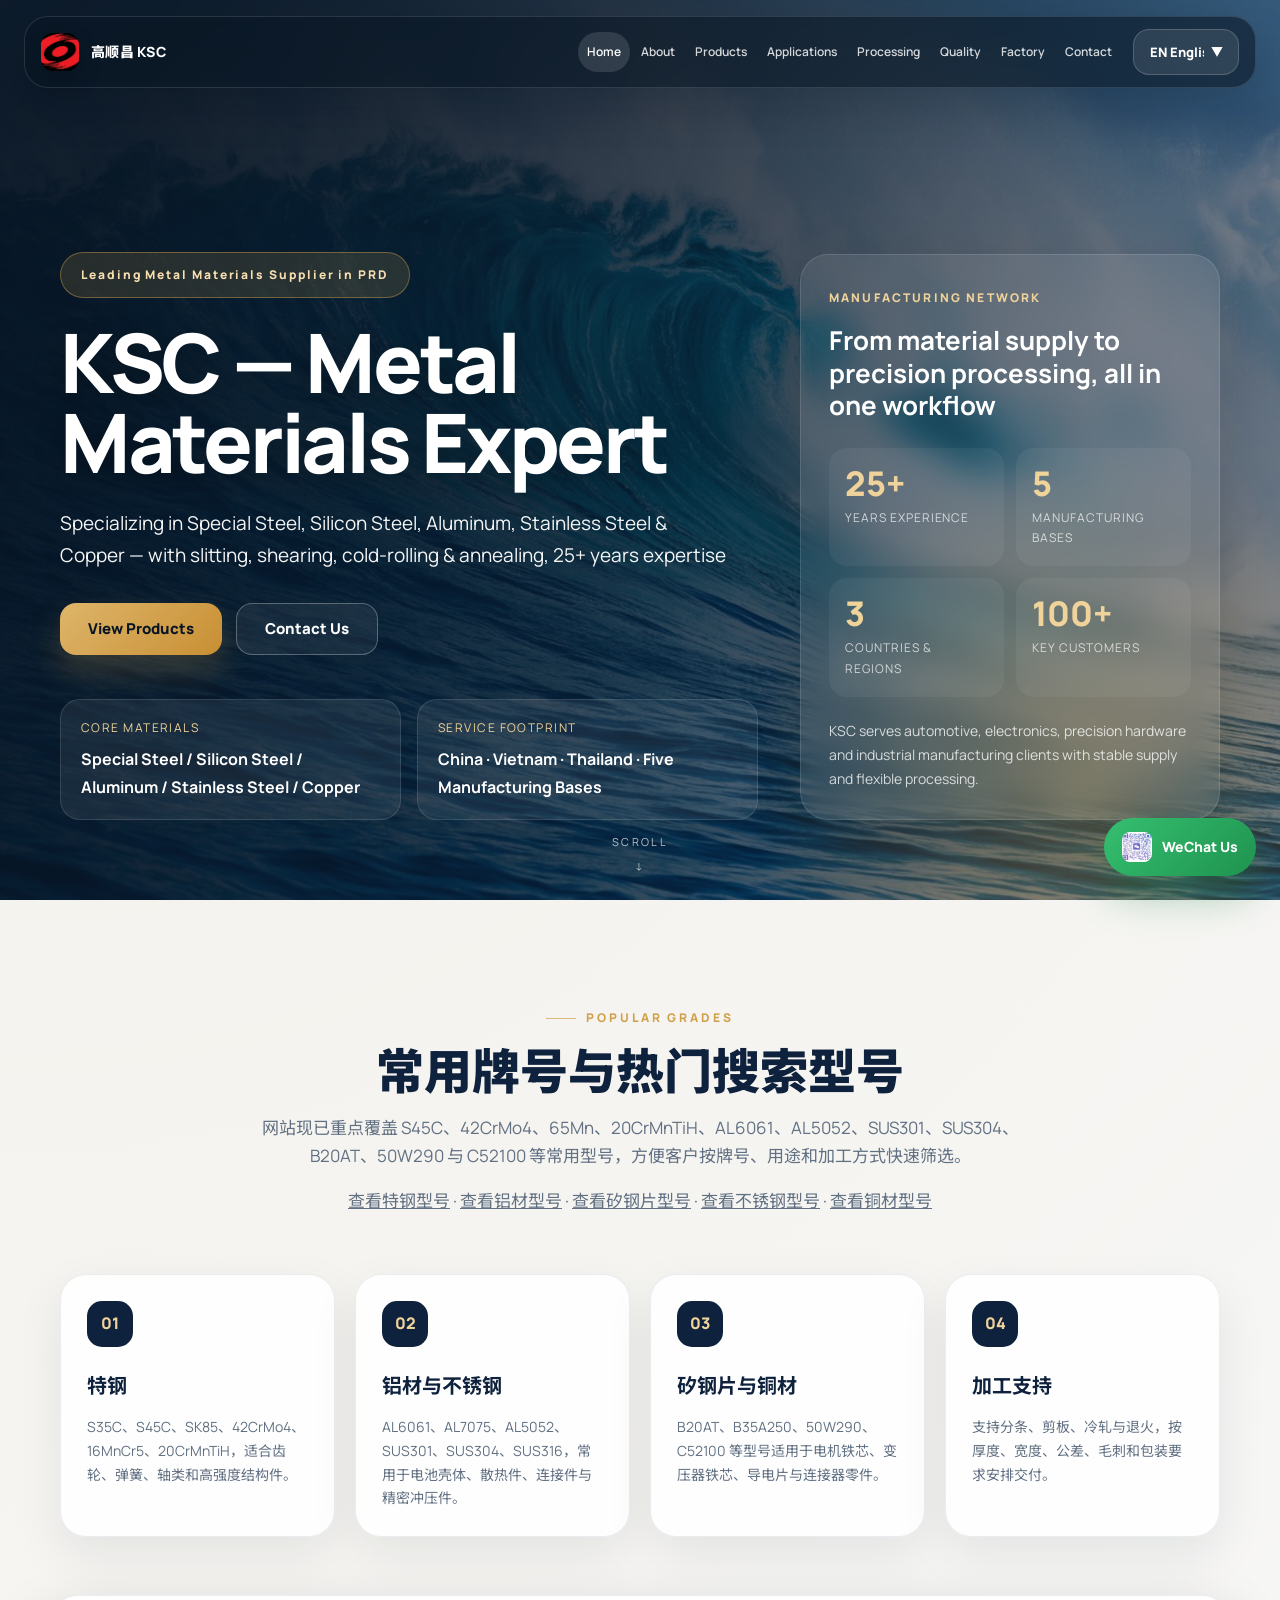
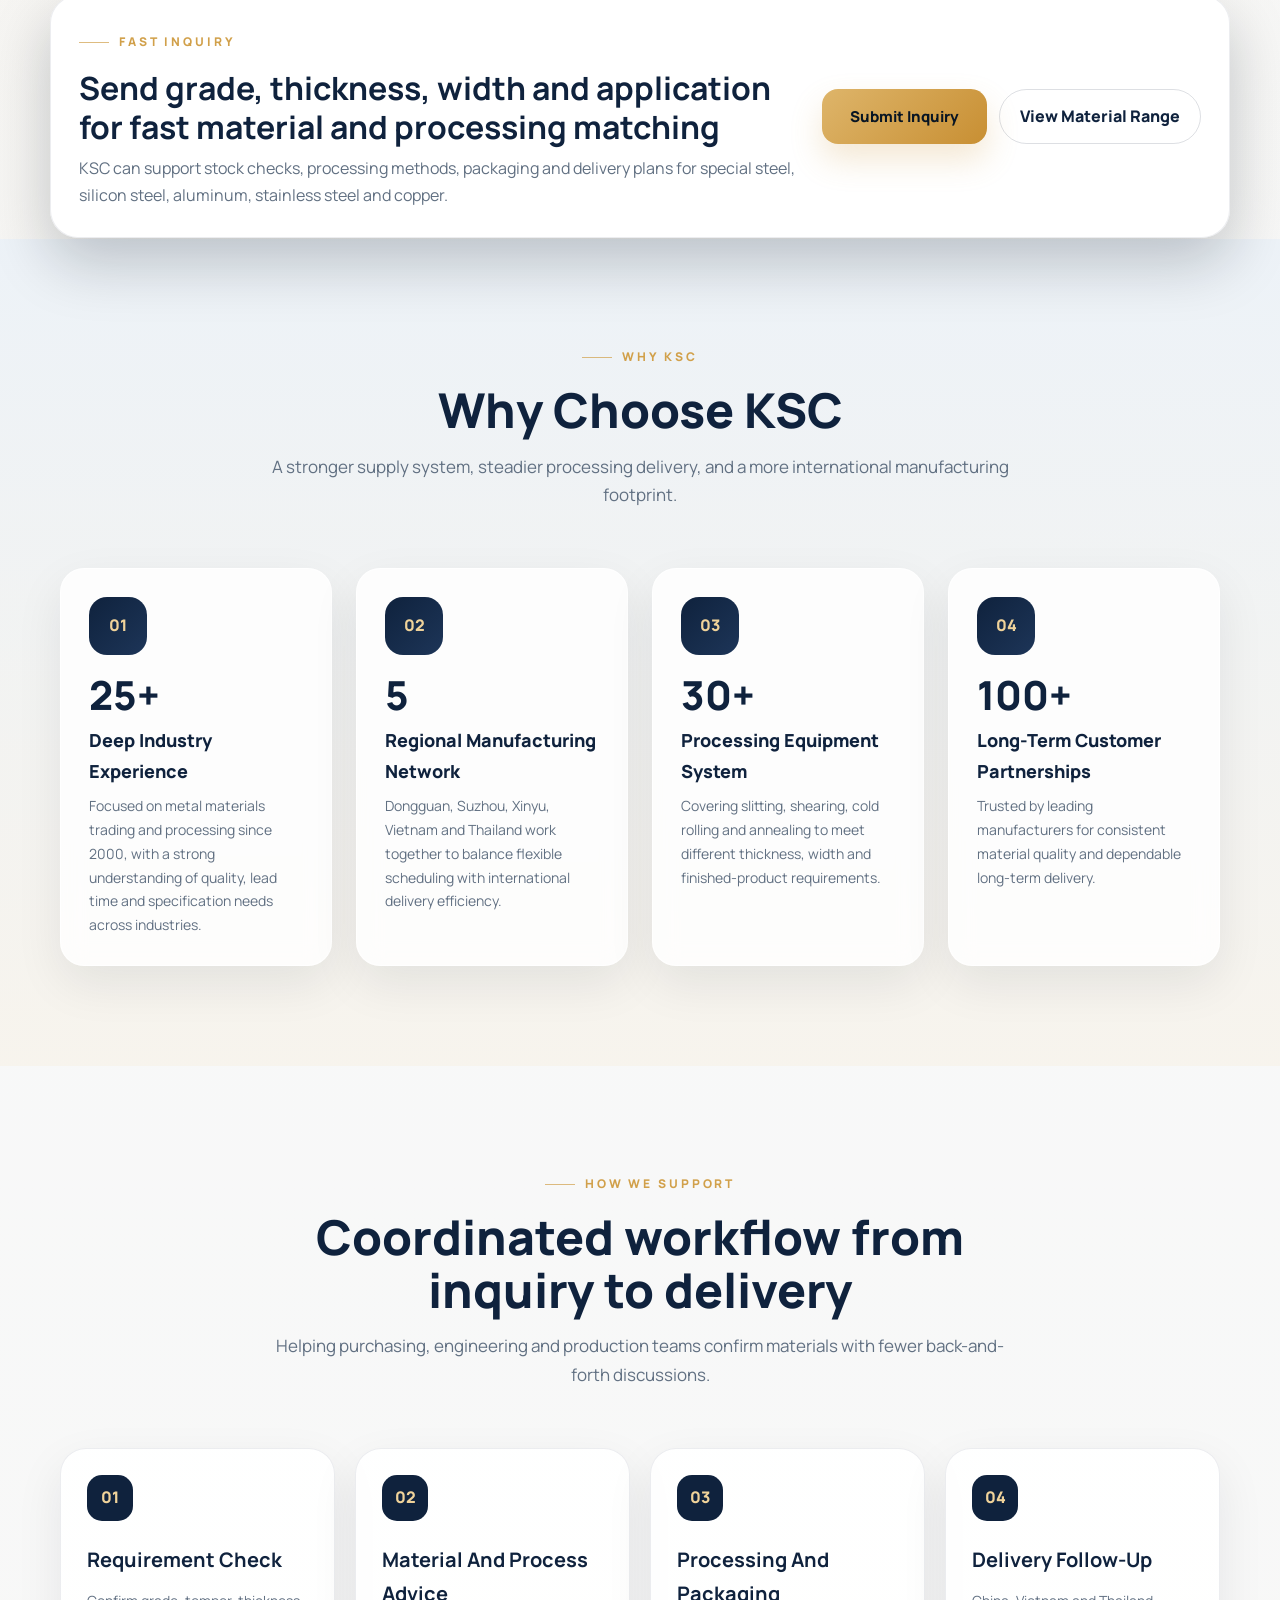
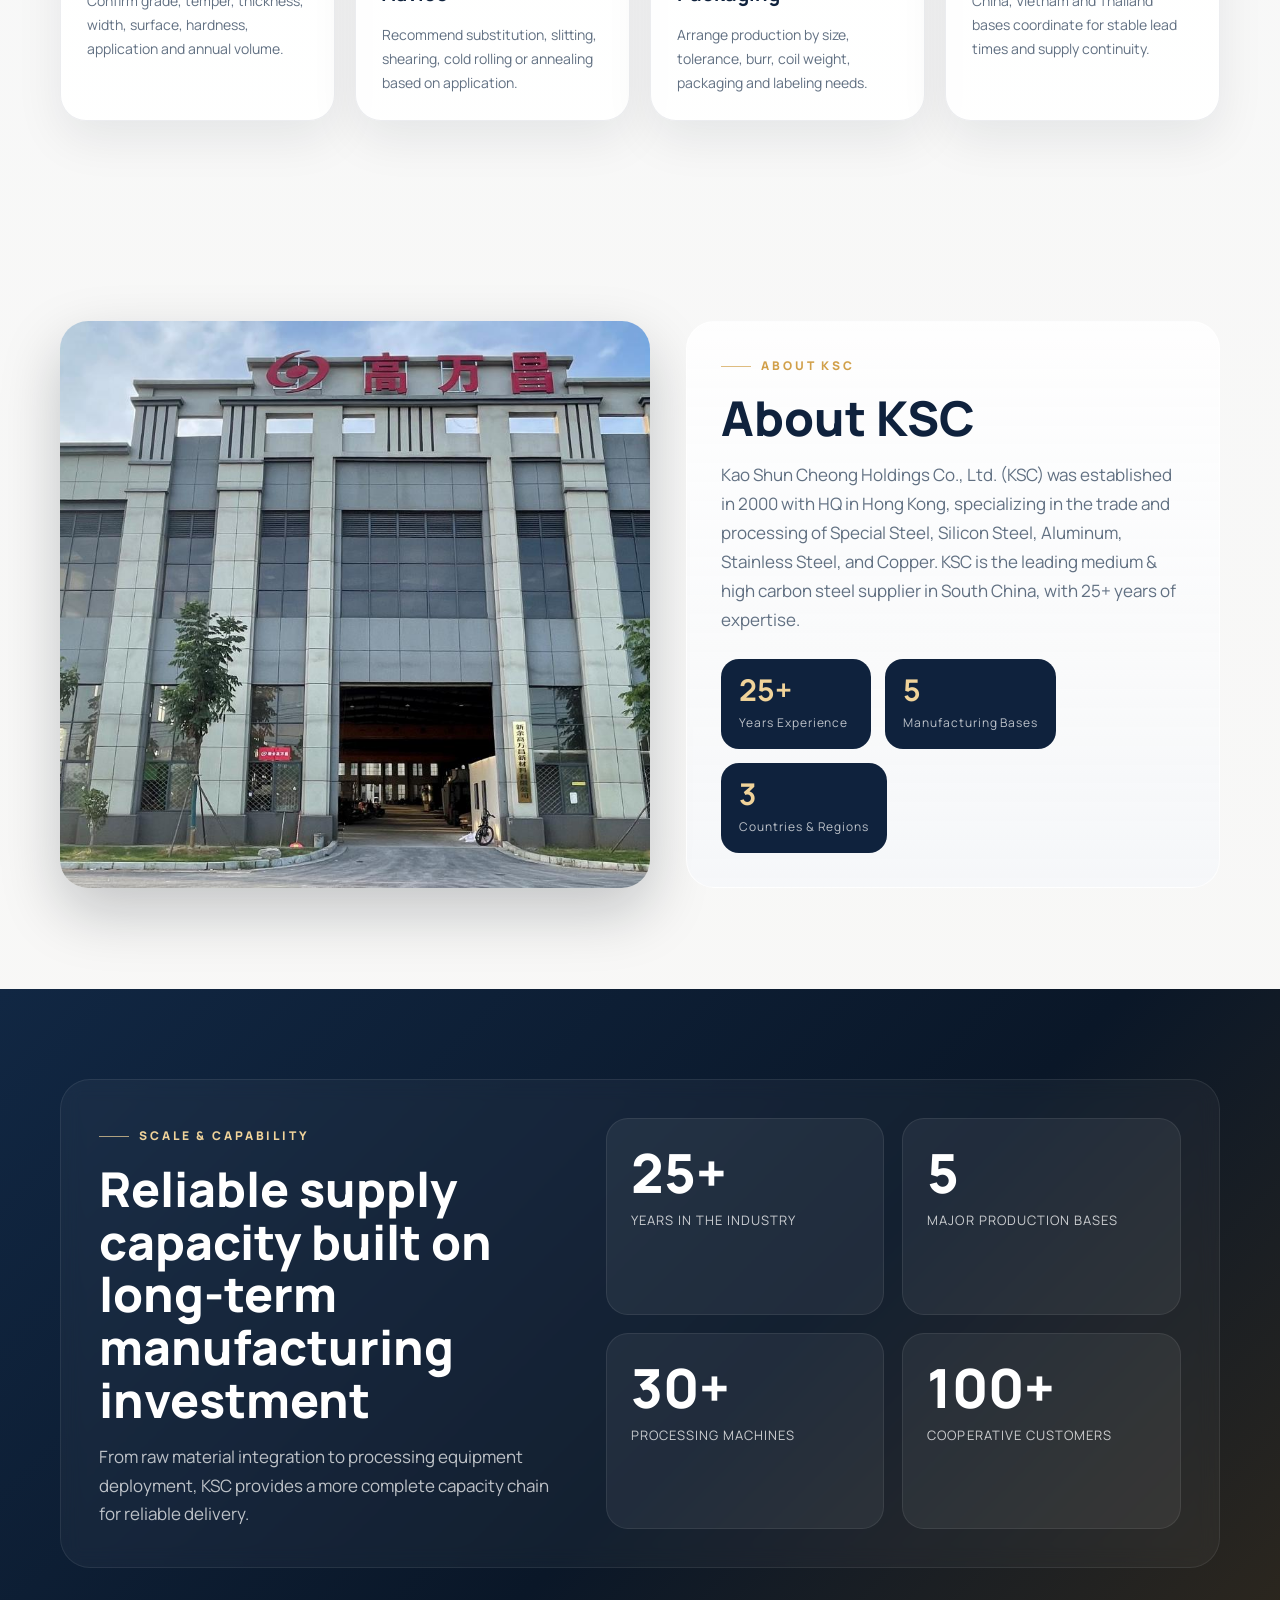
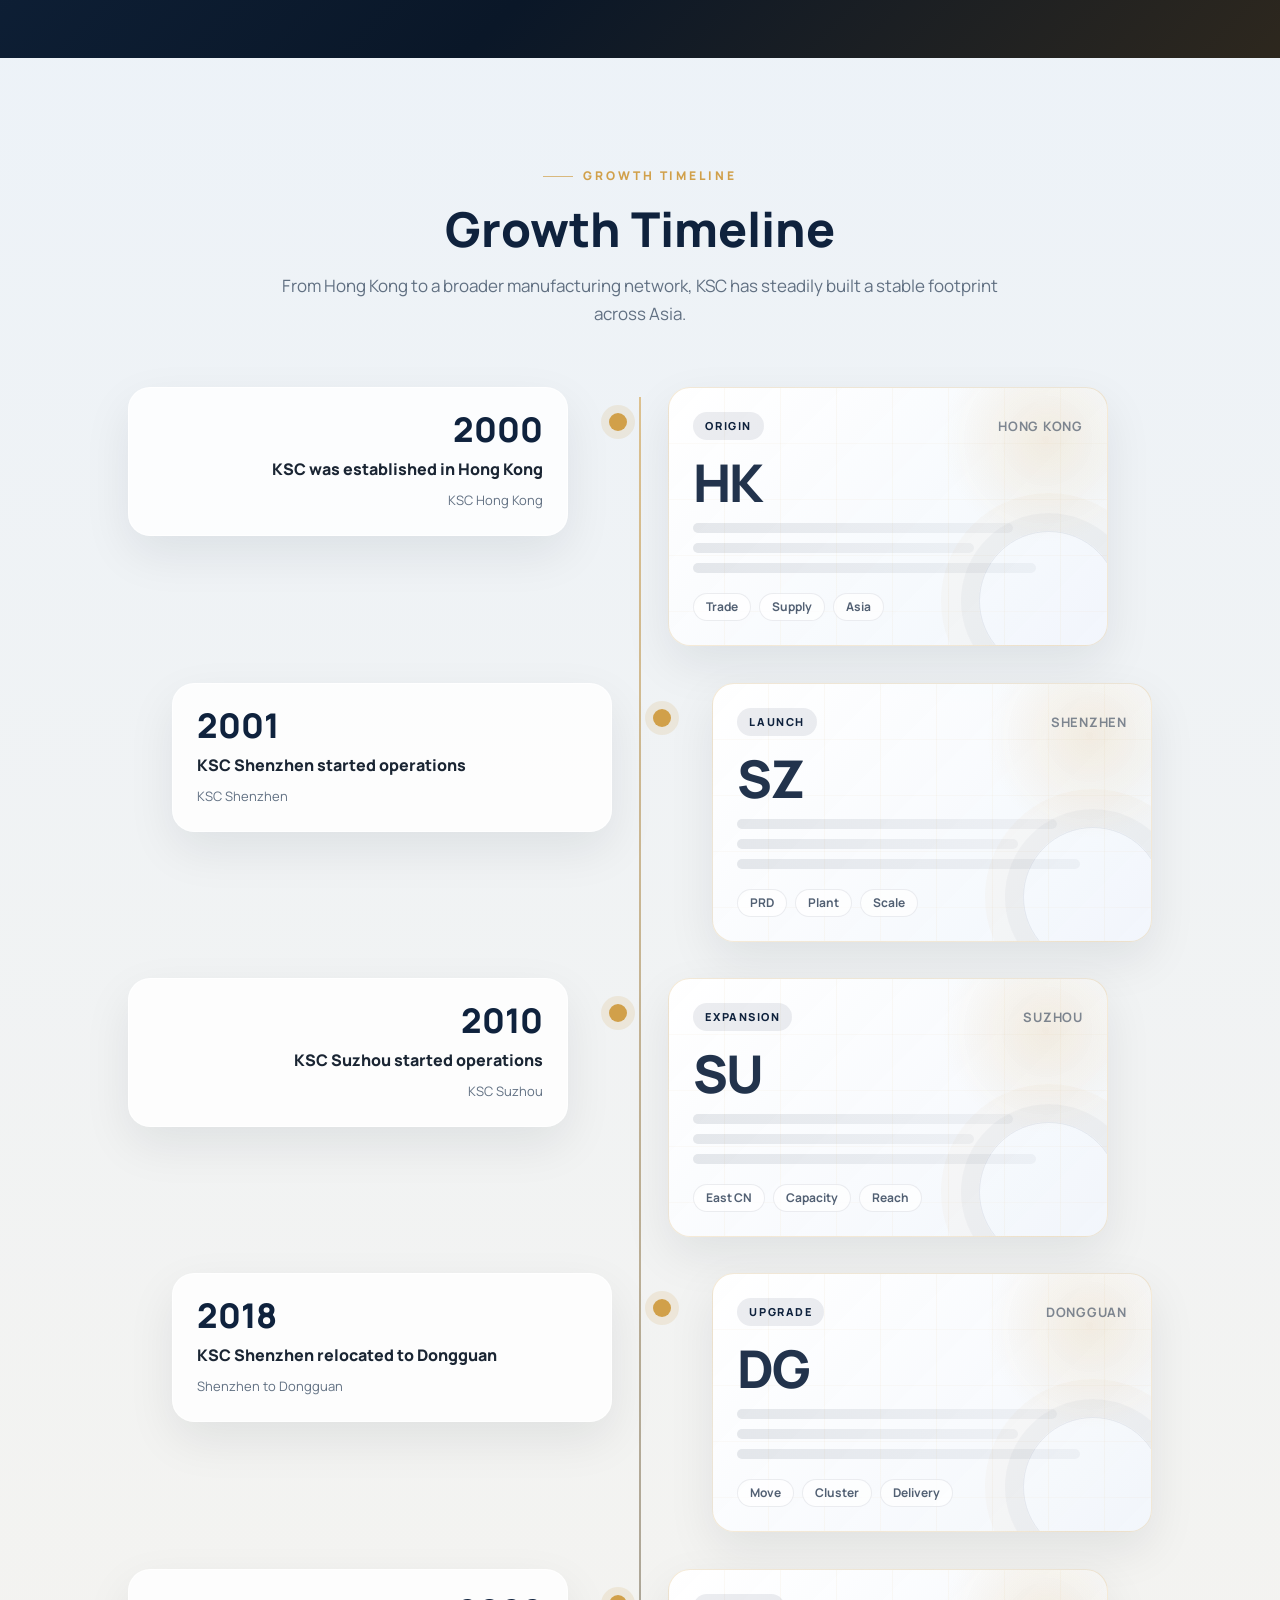
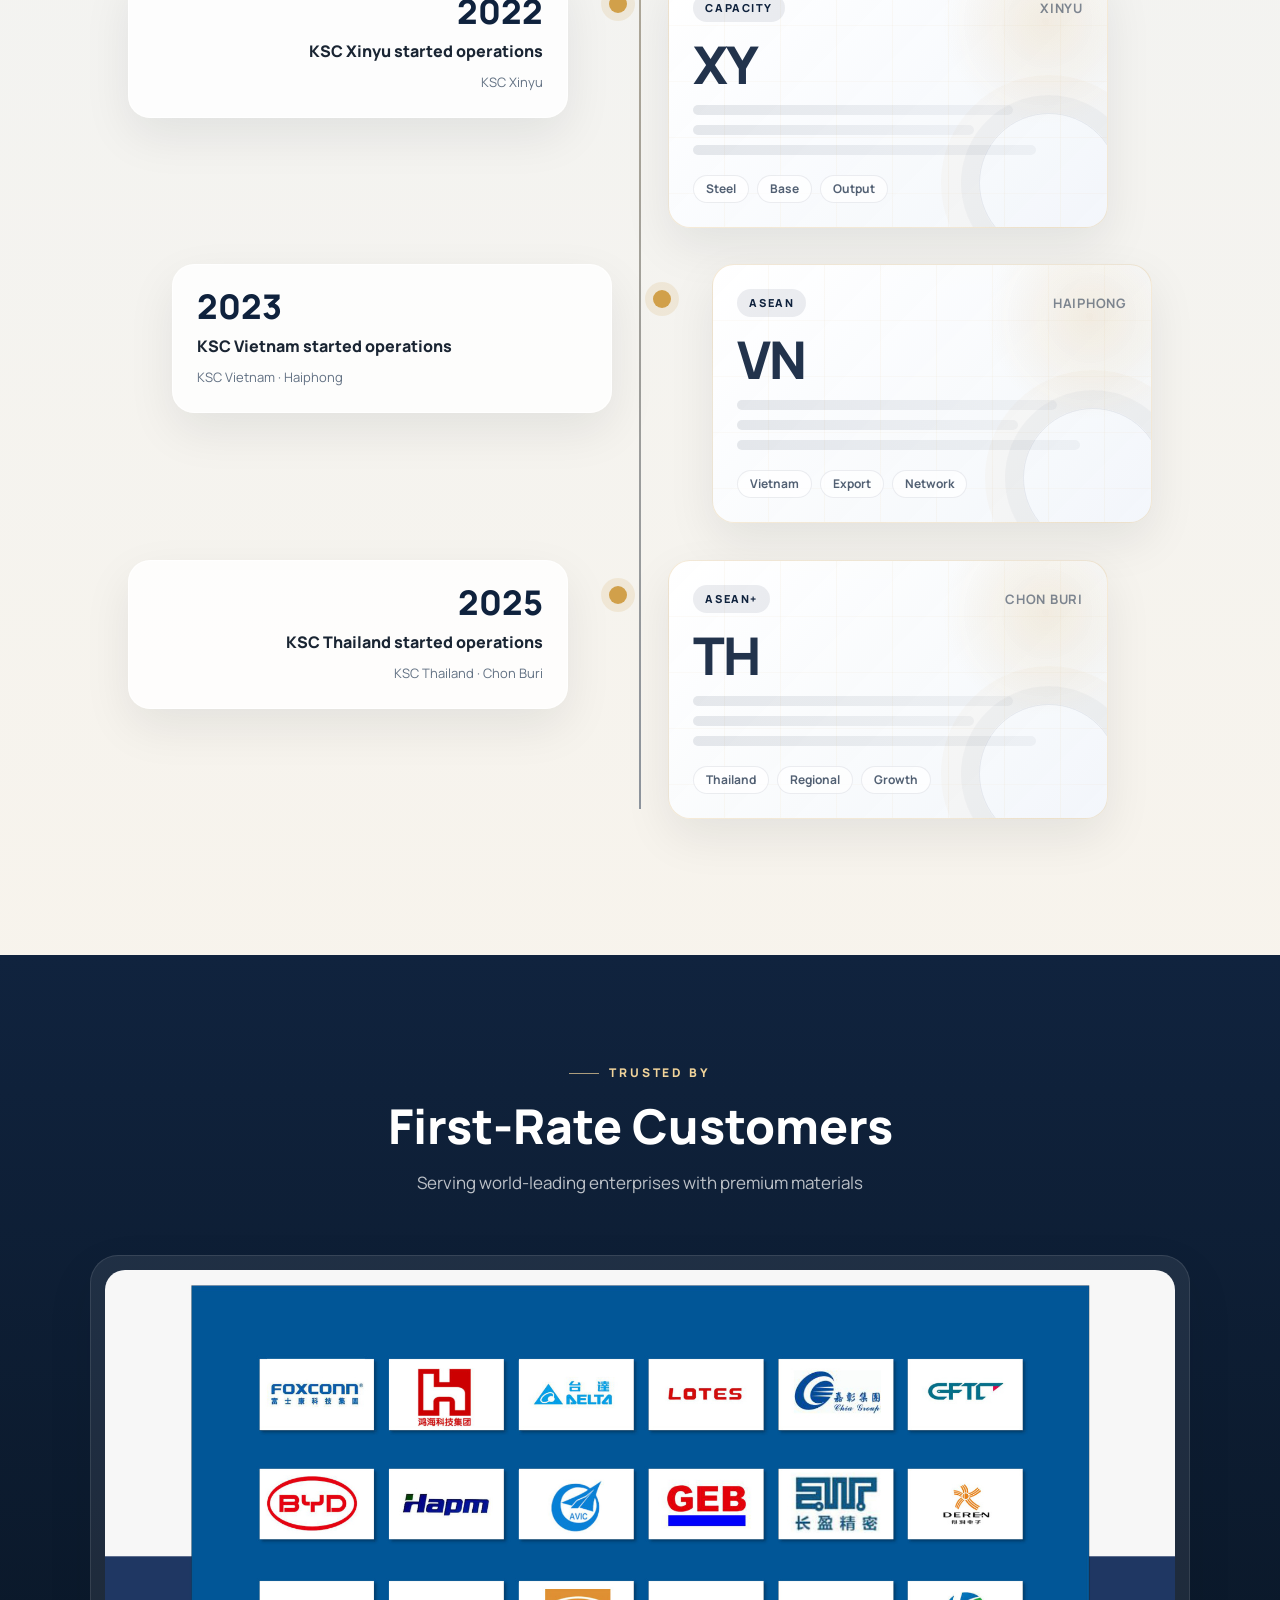
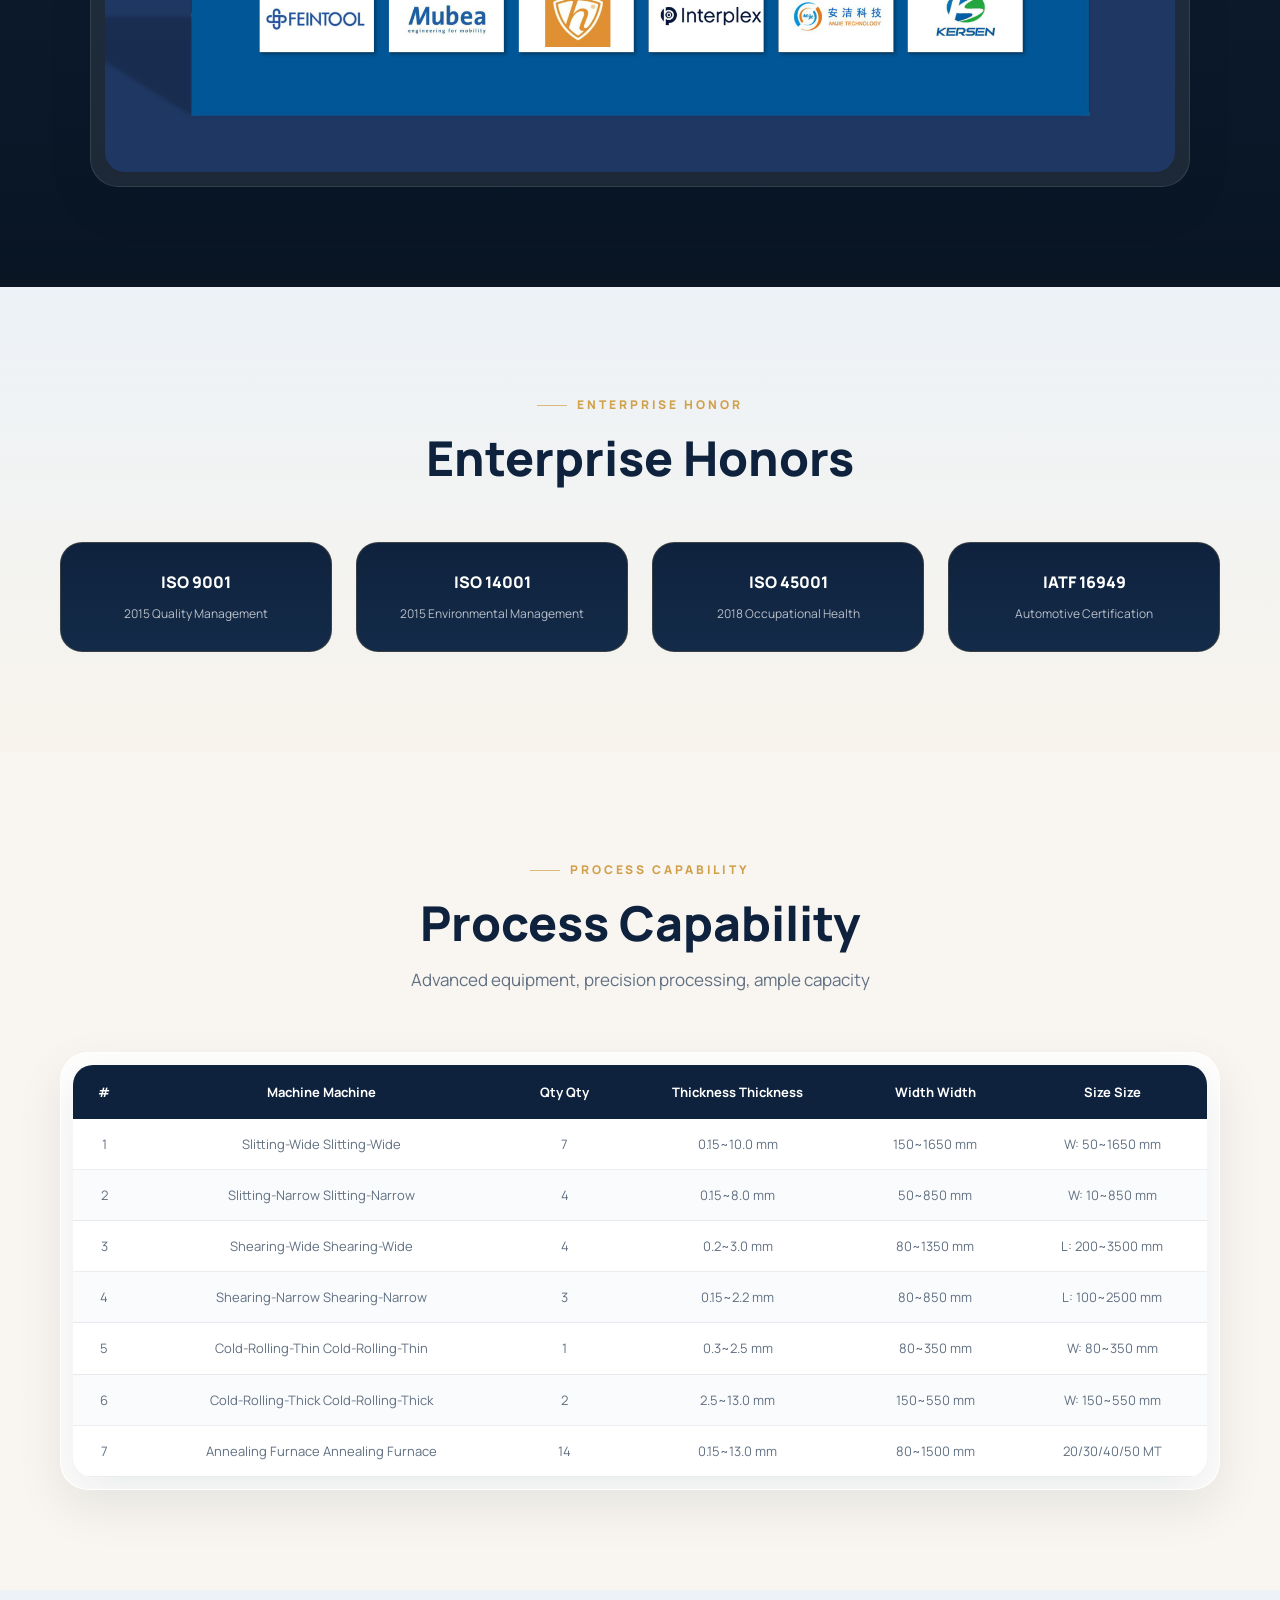
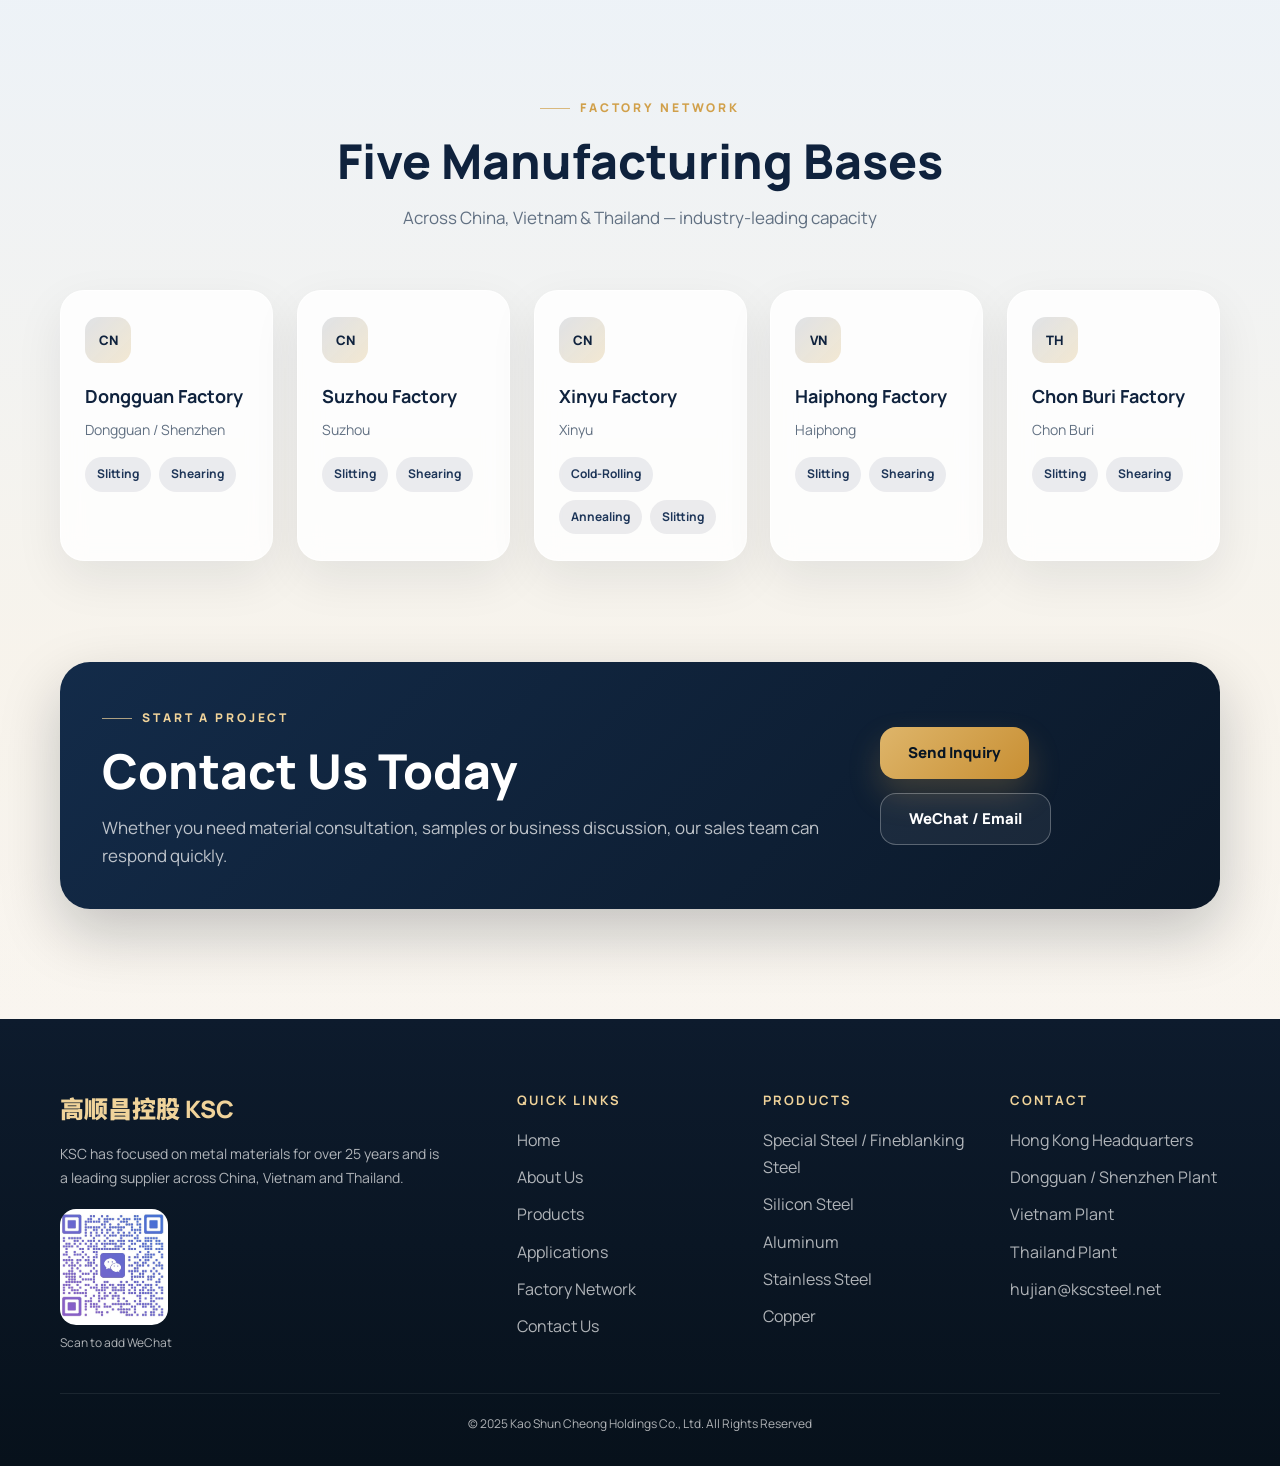
<file: index.html>
<!DOCTYPE html>
<html lang="zh">
<head>
  <meta charset="UTF-8">
  <meta name="viewport" content="width=device-width, initial-scale=1.0">
  <title>S45C_42CrMo4_AL6061_SUS301_矽钢片供应商_高顺昌KSC</title>
  <meta name="description" content="高顺昌KSC专业供应S45C、42CrMo4、65Mn、AL6061、AL5052、SUS301、SUS304、B20AT、50W290、C52100等特钢、铝材、不锈钢、矽钢片与铜材，支持分条、剪板、冷轧、退火加工。">
  <meta name="keywords" content="特钢,S45C,42CrMo4,65Mn,20CrMnTiH,铝材,AL6061,AL7075,AL5052,不锈钢,SUS301,SUS304,SUS316,SUS430,矽钢片,B20AT,B35A250,50W290,铜材,C52100,金属材料,珠三角,分条,剪板,冷轧,退火">
  <link rel="canonical" href="https://ksc-steel.com/">
  <meta name="robots" content="index,follow">
  <meta property="og:type" content="website">
  <meta property="og:site_name" content="高顺昌 KSC">
  <meta property="og:title" content="S45C_42CrMo4_AL6061_SUS301_矽钢片供应商_高顺昌KSC">
  <meta property="og:description" content="高顺昌KSC专业供应S45C、42CrMo4、65Mn、AL6061、AL5052、SUS301、SUS304、B20AT、50W290、C52100等特钢、铝材、不锈钢、矽钢片与铜材，支持分条、剪板、冷轧、退火加工。">
  <meta property="og:url" content="https://ksc-steel.com/">
  <meta property="og:image" content="https://ksc-steel.com/images/cover.jpeg">
  <meta name="twitter:card" content="summary_large_image">
  <link rel="stylesheet" href="styles.css?v=20260507k">
</head>
<body data-page="home">

<nav class="navbar">
  <a href="index.html" class="nav-logo">
    <img src="images/ksc-logo-red.jpeg" class="nav-logo-img" alt="KSC" onerror="this.style.display='none'">
    <div class="nav-logo-text">
      <span class="nav-logo-name">高顺昌 KSC</span>
      <span class="nav-logo-sub">金属材料专家</span>
    </div>
  </a>
  <button class="nav-toggle" type="button" aria-label="切换导航" aria-expanded="false">
    <span></span>
    <span></span>
    <span></span>
  </button>
  <ul class="nav-links">
    <li><a href="index.html" class="active" data-i18n="nav" data-i18n-key="home">首页</a></li>
    <li><a href="about.html" data-i18n="nav" data-i18n-key="about">关于我们</a></li>
    <li><a href="products.html" data-i18n="nav" data-i18n-key="products">产品中心</a></li>
    <li><a href="applications.html" data-i18n="nav" data-i18n-key="applications">应用案例</a></li>
    <li><a href="processing.html" data-i18n="nav" data-i18n-key="processing">加工能力</a></li>
    <li><a href="quality.html" data-i18n="nav" data-i18n-key="quality">质量交付</a></li>
    <li><a href="factory.html" data-i18n="nav" data-i18n-key="factory">生产基地</a></li>
    <li><a href="contact.html" data-i18n="nav" data-i18n-key="contact">联系我们</a></li>
  </ul>
  <div class="lang-switcher">
    <select class="lang-select" aria-label="Select language">
      <option value="zh">ZH 中文</option>
      <option value="en">EN English</option>
      <option value="th">TH Thai</option>
      <option value="vi">VN Tieng Viet</option>
    </select>
  </div>
</nav>

<section class="hero">
  <div class="hero-media"></div>
  <div class="hero-overlay"></div>
  <div class="hero-grid">
    <div class="hero-copy">
      <div class="hero-badge anim-fade-up" data-i18n="hero" data-i18n-key="badge">珠三角领先金属材料供应商</div>
      <h1 class="anim-fade-up delay-1" data-i18n="hero" data-i18n-key="h1">高顺昌 — 金属材料专家</h1>
      <p class="anim-fade-up delay-2" data-i18n="hero" data-i18n-key="p">专业销售特钢、矽钢片、铝材、不锈钢、铜材，提供分条/剪板/冷轧/退火等加工服务，深耕行业超过25年</p>
      <div class="hero-btns anim-fade-up delay-3">
        <a href="products.html" class="btn-primary" data-i18n="hero" data-i18n-key="btn1">查看产品</a>
        <a href="contact.html" class="btn-outline-white" data-i18n="hero" data-i18n-key="btn2">联系我们</a>
      </div>
      <div class="hero-meta reveal">
        <div class="hero-meta-item">
          <span class="meta-label">Core Materials</span>
          <strong data-i18n="home" data-i18n-key="meta_materials">特钢 / 矽钢片 / 铝材 / 不锈钢 / 铜材</strong>
        </div>
        <div class="hero-meta-item">
          <span class="meta-label">Service Footprint</span>
          <strong data-i18n="home" data-i18n-key="meta_footprint">中国 · 越南 · 泰国 五大生产基地</strong>
        </div>
      </div>
    </div>
    <aside class="hero-panel reveal">
      <div class="hero-panel-top">
        <span class="hero-panel-tag">Manufacturing Network</span>
        <h2 data-i18n="home" data-i18n-key="panel_title">从材料供应到加工交付，一站式协同</h2>
      </div>
      <div class="hero-panel-stats">
        <div class="hero-stat">
          <div class="hero-stat-num countup" data-countup="25" data-countup-suffix="+">25+</div>
          <div class="hero-stat-label" data-i18n="stat" data-i18n-key="years">年行业经验</div>
        </div>
        <div class="hero-stat">
          <div class="hero-stat-num countup" data-countup="5">5</div>
          <div class="hero-stat-label" data-i18n="stat" data-i18n-key="bases">个生产基地</div>
        </div>
        <div class="hero-stat">
          <div class="hero-stat-num countup" data-countup="3">3</div>
          <div class="hero-stat-label" data-i18n="stat" data-i18n-key="countries">个国家和地区</div>
        </div>
        <div class="hero-stat">
          <div class="hero-stat-num countup" data-countup="100" data-countup-suffix="+">100+</div>
          <div class="hero-stat-label" data-i18n="home" data-i18n-key="panel_clients">合作客户</div>
        </div>
      </div>
      <div class="hero-panel-note" data-i18n="home" data-i18n-key="panel_note">
        KSC 聚焦汽车、电子、精密五金与工业制造客户，提供稳定供货与灵活加工能力。
      </div>
    </aside>
  </div>
  <div class="scroll-indicator">
    <div>SCROLL</div>
    <div>&#x2193;</div>
  </div>
</section>

<section class="section">
  <div class="section-title reveal">
    <span class="section-kicker">Popular Grades</span>
    <h2>常用牌号与热门搜索型号</h2>
    <p>网站现已重点覆盖 S45C、42CrMo4、65Mn、20CrMnTiH、AL6061、AL5052、SUS301、SUS304、B20AT、50W290 与 C52100 等常用型号，方便客户按牌号、用途和加工方式快速筛选。</p>
    <p><a href="materials.html#steel">查看特钢型号</a> · <a href="materials.html#aluminum">查看铝材型号</a> · <a href="materials.html#silicon">查看矽钢片型号</a> · <a href="materials.html#stainless">查看不锈钢型号</a> · <a href="materials.html#copper">查看铜材型号</a></p>
  </div>
  <div class="flow-grid">
    <div class="flow-card reveal">
      <span>01</span>
      <h3>特钢</h3>
      <p>S35C、S45C、SK85、42CrMo4、16MnCr5、20CrMnTiH，适合齿轮、弹簧、轴类和高强度结构件。</p>
    </div>
    <div class="flow-card reveal">
      <span>02</span>
      <h3>铝材与不锈钢</h3>
      <p>AL6061、AL7075、AL5052、SUS301、SUS304、SUS316，常用于电池壳体、散热件、连接件与精密冲压件。</p>
    </div>
    <div class="flow-card reveal">
      <span>03</span>
      <h3>矽钢片与铜材</h3>
      <p>B20AT、B35A250、50W290、C52100 等型号适用于电机铁芯、变压器铁芯、导电片与连接器零件。</p>
    </div>
    <div class="flow-card reveal">
      <span>04</span>
      <h3>加工支持</h3>
      <p>支持分条、剪板、冷轧与退火，按厚度、宽度、公差、毛刺和包装要求安排交付。</p>
    </div>
  </div>
</section>

<section class="rfq-strip reveal">
  <div class="rfq-strip-copy">
    <span class="section-kicker" data-i18n="home" data-i18n-key="rfq_kicker">Fast Inquiry</span>
    <h2 data-i18n="home" data-i18n-key="rfq_title">把牌号、厚度、宽度和用途发给我们，快速匹配材料与加工方案</h2>
    <p data-i18n="home" data-i18n-key="rfq_desc">KSC 可按特钢、矽钢片、铝材、不锈钢、铜材需求，协助确认库存、加工方式、包装和交付节奏。</p>
  </div>
  <div class="rfq-strip-actions">
    <a href="contact.html" class="btn-primary" data-i18n="home" data-i18n-key="rfq_btn">提交询价</a>
    <a href="products.html" class="btn-ghost-dark" data-i18n="home" data-i18n-key="rfq_products">查看材料范围</a>
  </div>
</section>

<section class="section section-tint">
  <div class="section-title reveal">
    <span class="section-kicker">Why KSC</span>
    <h2 data-i18n="home" data-i18n-key="why_title">为什么选择 KSC</h2>
    <p data-i18n="home" data-i18n-key="why_desc">更成熟的供应体系、更稳定的加工交付、更国际化的制造布局。</p>
  </div>
  <div class="value-grid">
    <div class="value-card reveal">
      <div class="value-icon">01</div>
      <div class="value-num countup" data-countup="25" data-countup-suffix="+">25+</div>
      <div class="value-title" data-i18n="home" data-i18n-key="v1_title">行业经验沉淀</div>
      <div class="value-desc" data-i18n="home" data-i18n-key="v1_desc">自 2000 年起专注金属材料贸易与加工，熟悉多行业对品质、交期与规格的要求。</div>
    </div>
    <div class="value-card reveal">
      <div class="value-icon">02</div>
      <div class="value-num countup" data-countup="5">5</div>
      <div class="value-title" data-i18n="home" data-i18n-key="v2_title">跨区域生产网络</div>
      <div class="value-desc" data-i18n="home" data-i18n-key="v2_desc">东莞、苏州、新余、越南、泰国协同布局，兼顾灵活调度与国际交付效率。</div>
    </div>
    <div class="value-card reveal">
      <div class="value-icon">03</div>
      <div class="value-num countup" data-countup="30" data-countup-suffix="+">30+</div>
      <div class="value-title" data-i18n="home" data-i18n-key="v3_title">加工设备体系</div>
      <div class="value-desc" data-i18n="home" data-i18n-key="v3_desc">覆盖分条、剪板、冷轧、退火等核心工艺，适配不同厚度、宽度与成品要求。</div>
    </div>
    <div class="value-card reveal">
      <div class="value-icon">04</div>
      <div class="value-num countup" data-countup="100" data-countup-suffix="+">100+</div>
      <div class="value-title" data-i18n="home" data-i18n-key="v4_title">长期合作客户</div>
      <div class="value-desc" data-i18n="home" data-i18n-key="v4_desc">持续服务多家头部制造企业，在稳定交付与材料一致性方面形成长期口碑。</div>
    </div>
  </div>
</section>

<section class="section">
  <div class="section-title reveal">
    <span class="section-kicker" data-i18n="home" data-i18n-key="flow_kicker">How We Support</span>
    <h2 data-i18n="home" data-i18n-key="flow_title">从询价到交付的协同流程</h2>
    <p data-i18n="home" data-i18n-key="flow_desc">让采购、工程和生产团队更容易确认材料，减少反复沟通。</p>
  </div>
  <div class="flow-grid">
    <div class="flow-card reveal">
      <span>01</span>
      <h3 data-i18n="home" data-i18n-key="flow1_title">需求确认</h3>
      <p data-i18n="home" data-i18n-key="flow1_desc">确认牌号、状态、厚度、宽度、表面、硬度、用途和年用量。</p>
    </div>
    <div class="flow-card reveal">
      <span>02</span>
      <h3 data-i18n="home" data-i18n-key="flow2_title">材料与工艺建议</h3>
      <p data-i18n="home" data-i18n-key="flow2_desc">结合应用场景推荐材料替代、分条、剪板、冷轧或退火方案。</p>
    </div>
    <div class="flow-card reveal">
      <span>03</span>
      <h3 data-i18n="home" data-i18n-key="flow3_title">加工与包装</h3>
      <p data-i18n="home" data-i18n-key="flow3_desc">按客户尺寸、公差、毛刺、卷重、包装和标签要求安排生产。</p>
    </div>
    <div class="flow-card reveal">
      <span>04</span>
      <h3 data-i18n="home" data-i18n-key="flow4_title">交付跟进</h3>
      <p data-i18n="home" data-i18n-key="flow4_desc">中国、越南、泰国基地协同支持稳定交期和持续供货。</p>
    </div>
  </div>
</section>

<section class="section">
  <div class="split-showcase reveal">
    <div class="showcase-media">
      <img src="images/factory-overview.jpeg" alt="KSC Factory Overview">
    </div>
    <div class="showcase-copy">
      <span class="section-kicker">About KSC</span>
      <h2 data-i18n="sec" data-i18n-key="about_h">关于我们</h2>
      <p class="showcase-lead" data-i18n="about" data-i18n-key="p1">高顺昌控股有限公司（KSC）成立于2000年，总部位于香港，是一家专业从事特钢、矽钢片、铝材、不锈钢、铜材等金属材料贸易及加工服务的综合性企业。KSC在华南地区中高碳钢销量领先，深耕行业超过25年。</p>
      <div class="metric-row">
        <div class="metric-chip">
          <strong>25+</strong>
          <span data-i18n="home" data-i18n-key="metric_years">年行业经验</span>
        </div>
        <div class="metric-chip">
          <strong>5</strong>
          <span data-i18n="home" data-i18n-key="metric_bases">生产基地</span>
        </div>
        <div class="metric-chip">
          <strong>3</strong>
          <span data-i18n="home" data-i18n-key="metric_regions">国家和地区</span>
        </div>
      </div>
    </div>
  </div>
</section>

<section class="stats-section">
  <div class="stats-shell reveal">
    <div class="stats-copy">
      <span class="section-kicker light">Scale & Capability</span>
      <h2 data-i18n="home" data-i18n-key="stats_title">稳定供货能力，来自制造端的长期投入</h2>
      <p data-i18n="home" data-i18n-key="stats_desc">从原材料整合到加工设备配置，KSC 以更完整的产能链路，为客户提供更可靠的交付体验。</p>
    </div>
    <div class="stats-grid">
      <div class="stat-item">
        <div class="stat-num"><span class="countup" data-countup="25">25</span><span>+</span></div>
        <div class="stat-label" data-i18n="home" data-i18n-key="stats_years">年深耕行业</div>
      </div>
      <div class="stat-item">
        <div class="stat-num"><span class="countup" data-countup="5">5</span></div>
        <div class="stat-label" data-i18n="home" data-i18n-key="stats_bases">大生产基地</div>
      </div>
      <div class="stat-item">
        <div class="stat-num"><span class="countup" data-countup="30">30</span><span>+</span></div>
        <div class="stat-label" data-i18n="home" data-i18n-key="stats_machines">台加工设备</div>
      </div>
      <div class="stat-item">
        <div class="stat-num"><span class="countup" data-countup="100">100</span><span>+</span></div>
        <div class="stat-label" data-i18n="home" data-i18n-key="stats_clients">合作客户</div>
      </div>
    </div>
  </div>
</section>

<section class="section section-tint">
  <div class="section-title reveal">
    <span class="section-kicker">Growth Timeline</span>
    <h2 data-i18n="home" data-i18n-key="timeline_title">发展历程</h2>
    <p data-i18n="home" data-i18n-key="timeline_desc">从香港到全球制造网络，逐步形成面向亚洲市场的稳定布局。</p>
  </div>
  <div class="timeline">
    <div class="timeline-item reveal">
      <div class="timeline-left"><div class="timeline-year">2000</div><div class="timeline-event" data-i18n="home" data-i18n-key="t2000">香港注册成立高顺昌</div><div class="timeline-loc">KSC Hong Kong</div></div>
      <div class="timeline-track"><div class="timeline-dot"></div></div>
      <div class="timeline-right timeline-visual">
        <div class="timeline-visual-top">
          <span class="timeline-visual-chip">ORIGIN</span>
          <span class="timeline-visual-city">Hong Kong</span>
        </div>
        <div class="timeline-visual-code">HK</div>
        <div class="timeline-visual-bars" aria-hidden="true">
          <span></span><span></span><span></span>
        </div>
        <div class="timeline-visual-tags">
          <span>Trade</span>
          <span>Supply</span>
          <span>Asia</span>
        </div>
      </div>
    </div>
    <div class="timeline-item reveal">
      <div class="timeline-left timeline-visual">
        <div class="timeline-visual-top">
          <span class="timeline-visual-chip">LAUNCH</span>
          <span class="timeline-visual-city">Shenzhen</span>
        </div>
        <div class="timeline-visual-code">SZ</div>
        <div class="timeline-visual-bars" aria-hidden="true">
          <span></span><span></span><span></span>
        </div>
        <div class="timeline-visual-tags">
          <span>PRD</span>
          <span>Plant</span>
          <span>Scale</span>
        </div>
      </div>
      <div class="timeline-track"><div class="timeline-dot"></div></div>
      <div class="timeline-right"><div class="timeline-year">2001</div><div class="timeline-event" data-i18n="home" data-i18n-key="t2001">深圳高顺昌投产</div><div class="timeline-loc">KSC Shenzhen</div></div>
    </div>
    <div class="timeline-item reveal">
      <div class="timeline-left"><div class="timeline-year">2010</div><div class="timeline-event" data-i18n="home" data-i18n-key="t2010">苏州高万昌投产</div><div class="timeline-loc">KSC Suzhou</div></div>
      <div class="timeline-track"><div class="timeline-dot"></div></div>
      <div class="timeline-right timeline-visual">
        <div class="timeline-visual-top">
          <span class="timeline-visual-chip">EXPANSION</span>
          <span class="timeline-visual-city">Suzhou</span>
        </div>
        <div class="timeline-visual-code">SU</div>
        <div class="timeline-visual-bars" aria-hidden="true">
          <span></span><span></span><span></span>
        </div>
        <div class="timeline-visual-tags">
          <span>East CN</span>
          <span>Capacity</span>
          <span>Reach</span>
        </div>
      </div>
    </div>
    <div class="timeline-item reveal">
      <div class="timeline-left timeline-visual">
        <div class="timeline-visual-top">
          <span class="timeline-visual-chip">UPGRADE</span>
          <span class="timeline-visual-city">Dongguan</span>
        </div>
        <div class="timeline-visual-code">DG</div>
        <div class="timeline-visual-bars" aria-hidden="true">
          <span></span><span></span><span></span>
        </div>
        <div class="timeline-visual-tags">
          <span>Move</span>
          <span>Cluster</span>
          <span>Delivery</span>
        </div>
      </div>
      <div class="timeline-track"><div class="timeline-dot"></div></div>
      <div class="timeline-right"><div class="timeline-year">2018</div><div class="timeline-event" data-i18n="home" data-i18n-key="t2018">深圳高顺昌迁至东莞</div><div class="timeline-loc">Shenzhen to Dongguan</div></div>
    </div>
    <div class="timeline-item reveal">
      <div class="timeline-left"><div class="timeline-year">2022</div><div class="timeline-event" data-i18n="home" data-i18n-key="t2022">新余高万昌投产</div><div class="timeline-loc">KSC Xinyu</div></div>
      <div class="timeline-track"><div class="timeline-dot"></div></div>
      <div class="timeline-right timeline-visual">
        <div class="timeline-visual-top">
          <span class="timeline-visual-chip">CAPACITY</span>
          <span class="timeline-visual-city">Xinyu</span>
        </div>
        <div class="timeline-visual-code">XY</div>
        <div class="timeline-visual-bars" aria-hidden="true">
          <span></span><span></span><span></span>
        </div>
        <div class="timeline-visual-tags">
          <span>Steel</span>
          <span>Base</span>
          <span>Output</span>
        </div>
      </div>
    </div>
    <div class="timeline-item reveal">
      <div class="timeline-left timeline-visual">
        <div class="timeline-visual-top">
          <span class="timeline-visual-chip">ASEAN</span>
          <span class="timeline-visual-city">Haiphong</span>
        </div>
        <div class="timeline-visual-code">VN</div>
        <div class="timeline-visual-bars" aria-hidden="true">
          <span></span><span></span><span></span>
        </div>
        <div class="timeline-visual-tags">
          <span>Vietnam</span>
          <span>Export</span>
          <span>Network</span>
        </div>
      </div>
      <div class="timeline-track"><div class="timeline-dot"></div></div>
      <div class="timeline-right"><div class="timeline-year">2023</div><div class="timeline-event" data-i18n="home" data-i18n-key="t2023">越南高顺昌投产</div><div class="timeline-loc">KSC Vietnam · Haiphong</div></div>
    </div>
    <div class="timeline-item reveal">
      <div class="timeline-left"><div class="timeline-year">2025</div><div class="timeline-event" data-i18n="home" data-i18n-key="t2025">泰国高顺昌投产</div><div class="timeline-loc">KSC Thailand · Chon Buri</div></div>
      <div class="timeline-track"><div class="timeline-dot"></div></div>
      <div class="timeline-right timeline-visual">
        <div class="timeline-visual-top">
          <span class="timeline-visual-chip">ASEAN+</span>
          <span class="timeline-visual-city">Chon Buri</span>
        </div>
        <div class="timeline-visual-code">TH</div>
        <div class="timeline-visual-bars" aria-hidden="true">
          <span></span><span></span><span></span>
        </div>
        <div class="timeline-visual-tags">
          <span>Thailand</span>
          <span>Regional</span>
          <span>Growth</span>
        </div>
      </div>
    </div>
  </div>
</section>

<section class="section dark-bg">
  <div class="section-title reveal">
    <span class="section-kicker light">Trusted By</span>
    <h2 data-i18n="sec" data-i18n-key="cust_h">一流客户</h2>
    <p data-i18n="sec" data-i18n-key="cust_p">我们为众多世界知名企业提供产品与服务</p>
  </div>
  <div class="customer-frame reveal">
    <img src="images/customer-fullcontent.jpeg" alt="Customers">
  </div>
</section>

<section class="section section-tint">
  <div class="section-title reveal">
    <span class="section-kicker">Enterprise Honor</span>
    <h2 data-i18n="home" data-i18n-key="honor_title">荣誉资质</h2>
  </div>
  <div class="certs-grid">
    <div class="cert-badge reveal"><div class="cert-name">ISO 9001</div><div class="cert-sub" data-i18n="home" data-i18n-key="cert1">2015 质量管理</div></div>
    <div class="cert-badge reveal"><div class="cert-name">ISO 14001</div><div class="cert-sub" data-i18n="home" data-i18n-key="cert2">2015 环境管理</div></div>
    <div class="cert-badge reveal"><div class="cert-name">ISO 45001</div><div class="cert-sub" data-i18n="home" data-i18n-key="cert3">2018 职业健康</div></div>
    <div class="cert-badge reveal"><div class="cert-name">IATF 16949</div><div class="cert-sub" data-i18n="home" data-i18n-key="cert4">汽车行业认证</div></div>
  </div>
</section>

<section class="section">
  <div class="section-title reveal">
    <span class="section-kicker">Process Capability</span>
    <h2 data-i18n="sec" data-i18n-key="proc_h">制程能力</h2>
    <p data-i18n="sec" data-i18n-key="proc_p">先进设备，精准加工，产能充足</p>
  </div>
  <div class="table-shell reveal">
    <table class="process-table">
      <thead><tr><th>#</th><th><span data-i18n="processTable" data-i18n-key="h_machine">设备</span> Machine</th><th><span data-i18n="processTable" data-i18n-key="h_qty">数量</span> Qty</th><th><span data-i18n="processTable" data-i18n-key="h_thickness">厚度</span> Thickness</th><th><span data-i18n="processTable" data-i18n-key="h_width">宽度</span> Width</th><th><span data-i18n="processTable" data-i18n-key="h_size">成品尺寸</span> Size</th></tr></thead>
      <tbody>
        <tr><td>1</td><td><span data-i18n="proc" data-i18n-key="slitting_wide">宽幅分条机</span> Slitting-Wide</td><td>7</td><td>0.15~10.0 mm</td><td>150~1650 mm</td><td>W: 50~1650 mm</td></tr>
        <tr><td>2</td><td><span data-i18n="proc" data-i18n-key="slitting_narrow">窄幅分条机</span> Slitting-Narrow</td><td>4</td><td>0.15~8.0 mm</td><td>50~850 mm</td><td>W: 10~850 mm</td></tr>
        <tr><td>3</td><td><span data-i18n="proc" data-i18n-key="shearing_wide">大剪板机</span> Shearing-Wide</td><td>4</td><td>0.2~3.0 mm</td><td>80~1350 mm</td><td>L: 200~3500 mm</td></tr>
        <tr><td>4</td><td><span data-i18n="proc" data-i18n-key="shearing_narrow">小飞剪机</span> Shearing-Narrow</td><td>3</td><td>0.15~2.2 mm</td><td>80~850 mm</td><td>L: 100~2500 mm</td></tr>
        <tr><td>5</td><td><span data-i18n="proc" data-i18n-key="cr_thin">六辊轧机</span> Cold-Rolling-Thin</td><td>1</td><td>0.3~2.5 mm</td><td>80~350 mm</td><td>W: 80~350 mm</td></tr>
        <tr><td>6</td><td><span data-i18n="proc" data-i18n-key="cr_thick">四辊轧机</span> Cold-Rolling-Thick</td><td>2</td><td>2.5~13.0 mm</td><td>150~550 mm</td><td>W: 150~550 mm</td></tr>
        <tr><td>7</td><td><span data-i18n="proc" data-i18n-key="annealing">退火炉</span> Annealing Furnace</td><td>14</td><td>0.15~13.0 mm</td><td>80~1500 mm</td><td>20/30/40/50 MT</td></tr>
      </tbody>
    </table>
  </div>
</section>

<section class="section section-tint">
  <div class="section-title reveal">
    <span class="section-kicker">Factory Network</span>
    <h2 data-i18n="sec" data-i18n-key="fac_h">五大生产基地</h2>
    <p data-i18n="sec" data-i18n-key="fac_p">覆盖中国、越南、泰国，加工产能领先</p>
  </div>
  <div class="mini-card-grid">
    <div class="mini-card reveal">
      <div class="mini-card-flag">CN</div>
      <h3 data-i18n="home" data-i18n-key="fac_dg">东莞工厂</h3>
      <p>Dongguan / Shenzhen</p>
      <div class="cap-list"><span class="cap-tag" data-i18n="factoryPage" data-i18n-key="cap_slit">分条 Slitting</span><span class="cap-tag" data-i18n="factoryPage" data-i18n-key="cap_shear">剪板 Shearing</span></div>
    </div>
    <div class="mini-card reveal">
      <div class="mini-card-flag">CN</div>
      <h3 data-i18n="home" data-i18n-key="fac_sz">苏州工厂</h3>
      <p>Suzhou</p>
      <div class="cap-list"><span class="cap-tag" data-i18n="factoryPage" data-i18n-key="cap_slit">分条 Slitting</span><span class="cap-tag" data-i18n="factoryPage" data-i18n-key="cap_shear">剪板 Shearing</span></div>
    </div>
    <div class="mini-card reveal">
      <div class="mini-card-flag">CN</div>
      <h3 data-i18n="home" data-i18n-key="fac_xy">新余工厂</h3>
      <p>Xinyu</p>
      <div class="cap-list"><span class="cap-tag" data-i18n="factoryPage" data-i18n-key="cap_roll">冷轧 Cold-Rolling</span><span class="cap-tag" data-i18n="factoryPage" data-i18n-key="cap_anneal">退火 Annealing</span><span class="cap-tag" data-i18n="factoryPage" data-i18n-key="cap_slit">分条 Slitting</span></div>
    </div>
    <div class="mini-card reveal">
      <div class="mini-card-flag">VN</div>
      <h3 data-i18n="home" data-i18n-key="fac_vn">越南海防工厂</h3>
      <p>Haiphong</p>
      <div class="cap-list"><span class="cap-tag" data-i18n="factoryPage" data-i18n-key="cap_slit">分条 Slitting</span><span class="cap-tag" data-i18n="factoryPage" data-i18n-key="cap_shear">剪板 Shearing</span></div>
    </div>
    <div class="mini-card reveal">
      <div class="mini-card-flag">TH</div>
      <h3 data-i18n="home" data-i18n-key="fac_th">泰国春武里工厂</h3>
      <p>Chon Buri</p>
      <div class="cap-list"><span class="cap-tag" data-i18n="factoryPage" data-i18n-key="cap_slit">分条 Slitting</span><span class="cap-tag" data-i18n="factoryPage" data-i18n-key="cap_shear">剪板 Shearing</span></div>
    </div>
  </div>
</section>

<section class="cta-section">
  <div class="cta-shell reveal">
    <div>
      <span class="section-kicker light">Start A Project</span>
      <h2 data-i18n="home" data-i18n-key="cta_title">立即联系我们</h2>
      <p data-i18n="home" data-i18n-key="cta_desc">无论是材料咨询、试样需求还是合作洽谈，我们的销售团队都可以快速响应。</p>
    </div>
    <div class="cta-actions">
      <a href="contact.html" class="btn-primary" data-i18n="home" data-i18n-key="cta_btn1">发送询价</a>
      <a href="contact.html" class="btn-outline-white" data-i18n="home" data-i18n-key="cta_btn2">微信 / 邮件联系</a>
    </div>
  </div>
</section>

<footer class="footer">
  <div class="footer-grid">
    <div class="footer-brand">
      <h3>高顺昌控股 KSC</h3>
      <p data-i18n="home" data-i18n-key="footer_brand">高顺昌控股有限公司（KSC）专注金属材料行业超过25年，是中国、越南、泰国领先的金属材料供应商。</p>
      <div class="footer-wechat">
        <img src="images/wechat-qrcode.jpeg" alt="微信二维码">
        <p data-i18n="home" data-i18n-key="footer_scan">扫码加微信</p>
      </div>
    </div>
    <div class="footer-col">
      <h4 data-i18n="footer" data-i18n-key="col1">快速链接</h4>
      <ul>
        <li><a href="index.html" data-i18n="home" data-i18n-key="footer_link1">首页</a></li>
        <li><a href="about.html" data-i18n="home" data-i18n-key="footer_link2">关于我们</a></li>
        <li><a href="products.html" data-i18n="home" data-i18n-key="footer_link3">产品中心</a></li>
        <li><a href="applications.html" data-i18n="home" data-i18n-key="footer_link_app">应用案例</a></li>
        <li><a href="factory.html" data-i18n="home" data-i18n-key="footer_link4">生产基地</a></li>
        <li><a href="contact.html" data-i18n="home" data-i18n-key="footer_link5">联系我们</a></li>
      </ul>
    </div>
    <div class="footer-col">
      <h4 data-i18n="footer" data-i18n-key="col2">产品中心</h4>
      <ul>
        <li><a href="products.html" data-i18n="home" data-i18n-key="footer_prod1">特钢/精冲钢</a></li>
        <li><a href="products.html" data-i18n="home" data-i18n-key="footer_prod2">矽钢片</a></li>
        <li><a href="products.html" data-i18n="home" data-i18n-key="footer_prod3">铝材</a></li>
        <li><a href="products.html" data-i18n="home" data-i18n-key="footer_prod4">不锈钢</a></li>
        <li><a href="products.html" data-i18n="home" data-i18n-key="footer_prod5">铜材</a></li>
      </ul>
    </div>
    <div class="footer-col">
      <h4 data-i18n="footer" data-i18n-key="col3">联系我们</h4>
      <ul>
        <li><a href="#" data-i18n="home" data-i18n-key="footer_contact1">香港总部 HQ</a></li>
        <li><a href="#" data-i18n="home" data-i18n-key="footer_contact2">东莞/深圳工厂</a></li>
        <li><a href="#" data-i18n="home" data-i18n-key="footer_contact3">越南工厂</a></li>
        <li><a href="#" data-i18n="home" data-i18n-key="footer_contact4">泰国工厂</a></li>
        <li><a href="mailto:hujian@kscsteel.net">hujian@kscsteel.net</a></li>
      </ul>
    </div>
  </div>
  <div class="footer-bottom">
    <p data-i18n="footer" data-i18n-key="copy">&copy; 2025 高顺昌控股有限公司 保留所有权利</p>
  </div>
</footer>

<a href="contact.html" class="floating-wechat">
  <img src="images/wechat-qrcode.jpeg" alt="微信">
  <span data-i18n="home" data-i18n-key="float_wechat">微信联系</span>
</a>

<script src="app.js?v=20260507k"></script>
</body>
</html>
</file>
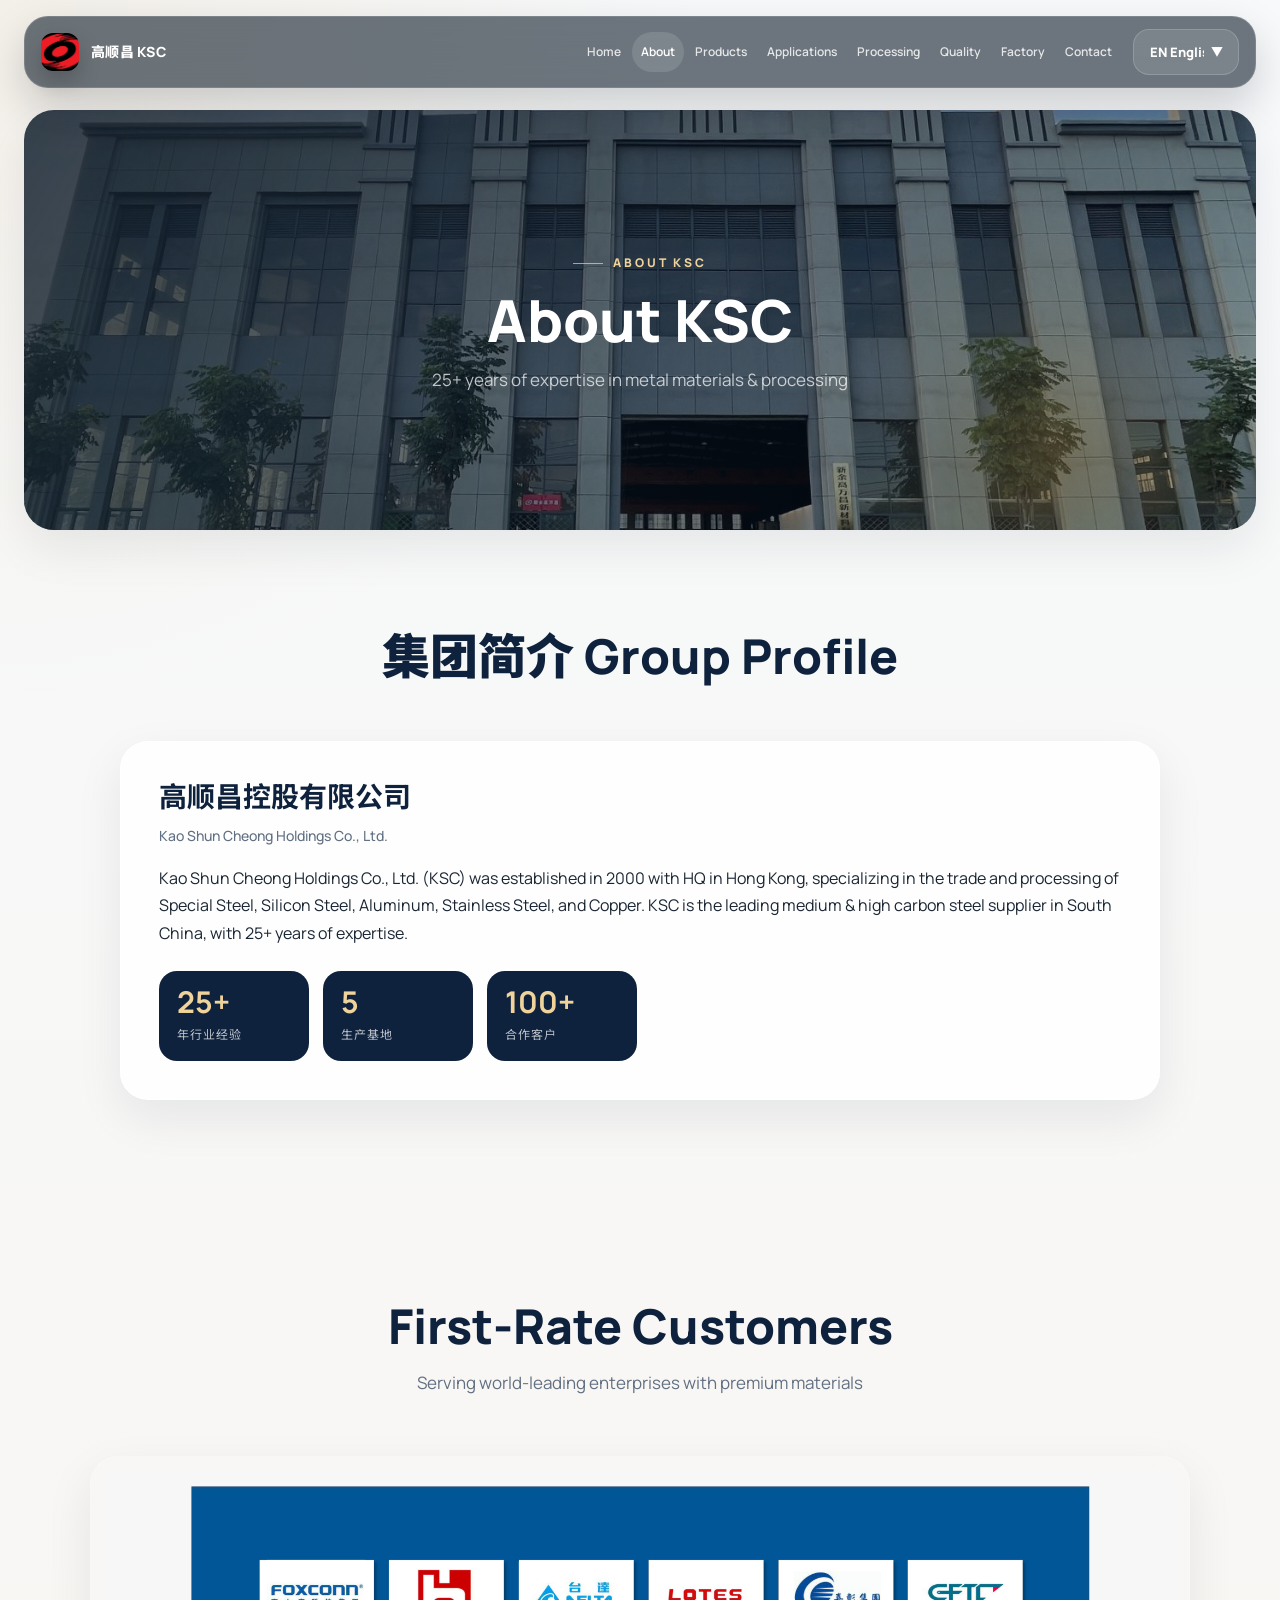
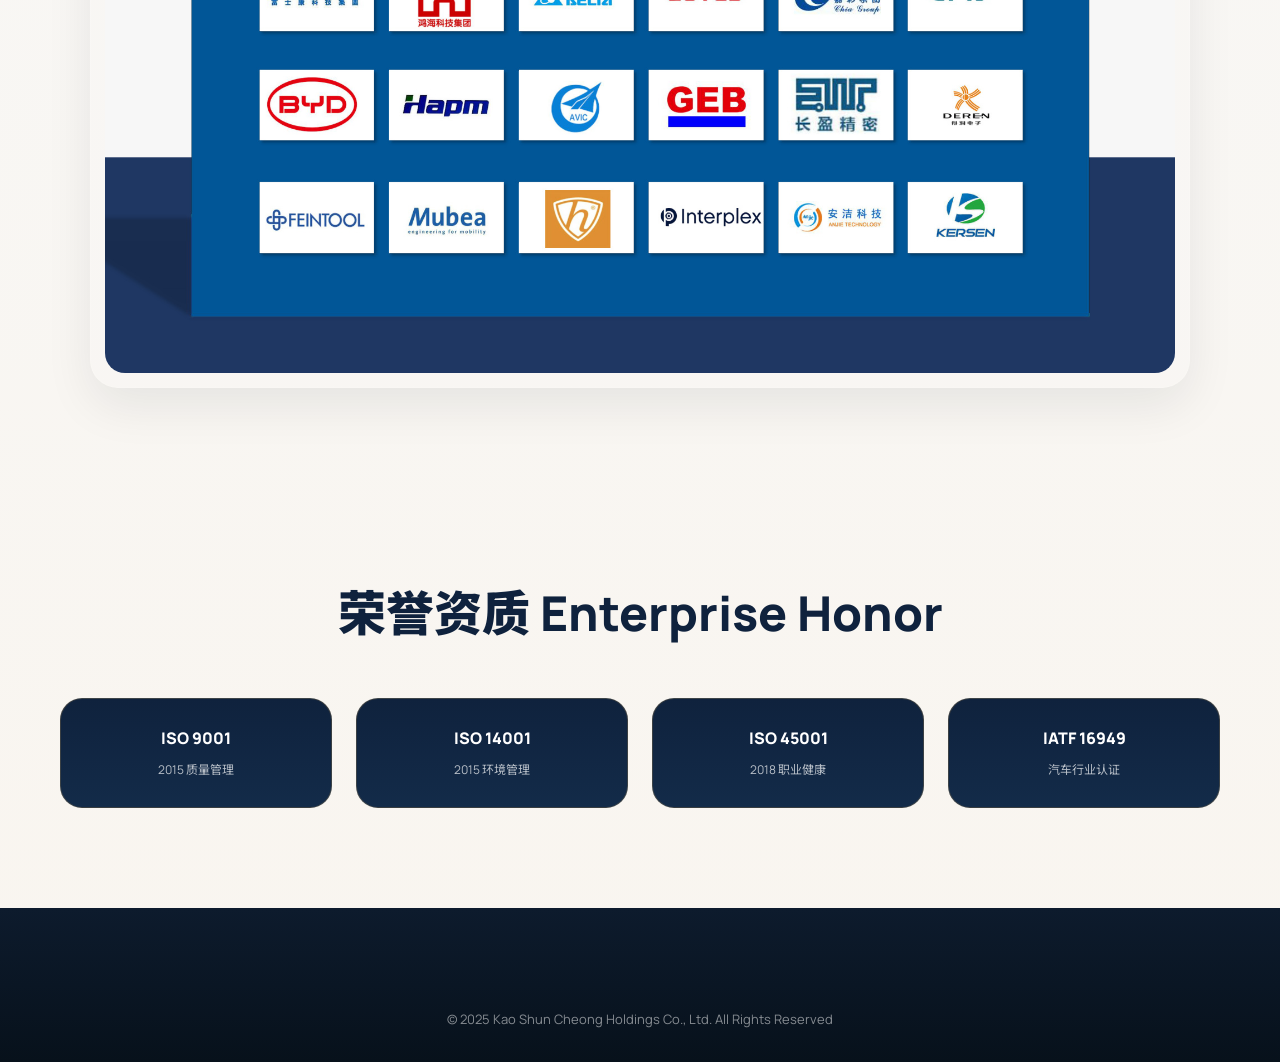
<file: about.html>
<!DOCTYPE html>
<html lang="zh">
<head>
  <meta charset="UTF-8">
  <meta name="viewport" content="width=device-width, initial-scale=1.0">
  <title>关于我们_高顺昌KSC_25年金属材料专家</title>
  <meta name="description" content="了解高顺昌KSC的发展历程、生产网络、客户基础和金属材料加工能力，服务汽车、电子、精密五金与工业制造客户。">
  <meta name="keywords" content="高顺昌,KSC,金属材料,特钢,矽钢片,铝材,不锈钢,铜材,关于我们,公司介绍,发展历程,生产基地">
  <link rel="canonical" href="https://ksc-steel.com/about.html">
  <meta name="robots" content="index,follow">
  <meta property="og:type" content="website">
  <meta property="og:site_name" content="高顺昌 KSC">
  <meta property="og:title" content="关于高顺昌KSC | 25年金属材料供应与加工经验">
  <meta property="og:description" content="了解高顺昌KSC的发展历程、生产网络、客户基础和金属材料加工能力，服务汽车、电子、精密五金与工业制造客户。">
  <meta property="og:url" content="https://ksc-steel.com/about.html">
  <meta property="og:image" content="https://ksc-steel.com/images/cover.jpeg">
  <meta name="twitter:card" content="summary_large_image">
  <link rel="stylesheet" href="styles.css?v=20260507k">
</head>
<body data-page="about">

<nav class="navbar">
  <a href="index.html" class="nav-logo">
    <img src="images/ksc-logo-red.jpeg" class="nav-logo-img" alt="KSC" onerror="this.style.display='none'">
    <div class="nav-logo-text">
      <span class="nav-logo-name">高顺昌 KSC</span>
      <span class="nav-logo-sub">金属材料专家</span>
    </div>
  </a>
  <button class="nav-toggle" type="button" aria-label="切换导航" aria-expanded="false">
    <span></span>
    <span></span>
    <span></span>
  </button>
  <ul class="nav-links">
    <li><a href="index.html" data-i18n="nav" data-i18n-key="home">首页</a></li>
    <li><a href="about.html" class="active" data-i18n="nav" data-i18n-key="about">关于我们</a></li>
    <li><a href="products.html" data-i18n="nav" data-i18n-key="products">产品中心</a></li>
    <li><a href="applications.html" data-i18n="nav" data-i18n-key="applications">应用案例</a></li>
    <li><a href="processing.html" data-i18n="nav" data-i18n-key="processing">加工能力</a></li>
    <li><a href="quality.html" data-i18n="nav" data-i18n-key="quality">质量交付</a></li>
    <li><a href="factory.html" data-i18n="nav" data-i18n-key="factory">生产基地</a></li>
    <li><a href="contact.html" data-i18n="nav" data-i18n-key="contact">联系我们</a></li>
  </ul>
  <div class="lang-switcher">
    <select class="lang-select" aria-label="Select language">
      <option value="zh">ZH 中文</option>
      <option value="en">EN English</option>
      <option value="th">TH Thai</option>
      <option value="vi">VN Tieng Viet</option>
    </select>
  </div>
</nav>

<div class="page-header" style="background:url('images/factory-overview.jpeg') center/cover">
  <div class="page-header-overlay"></div>
  <div class="page-header-content">
    <span class="section-kicker light">About KSC</span>
    <h1 data-i18n="sec" data-i18n-key="about_h">关于我们 About Us</h1>
    <p data-i18n="sec" data-i18n-key="about_p">高顺昌控股有限公司，25年深耕金属材料行业</p>
  </div>
</div>

<!-- GROUP PROFILE -->
<section class="section">
  <div class="section-title">
    <h2>集团简介 Group Profile</h2>
  </div>
  <div class="info-panel reveal">
    <h3>高顺昌控股有限公司<br><span>Kao Shun Cheong Holdings Co., Ltd.</span></h3>
    <p data-i18n="about" data-i18n-key="p1">高顺昌控股有限公司（KSC）成立于2000年，总部位于香港，是一家专业从事特钢、矽钢片、铝材、不锈钢、铜材等金属材料贸易及加工服务的综合性企业。KSC在华南地区中高碳钢销量领先，深耕行业超过25年。旗下深圳/东莞、苏州、新余、越南、泰国五大生产基地覆盖中国、越南及泰国市场。</p>
    <div class="metric-row">
      <div class="metric-chip"><strong>25+</strong><span>年行业经验</span></div>
      <div class="metric-chip"><strong>5</strong><span>生产基地</span></div>
      <div class="metric-chip"><strong>100+</strong><span>合作客户</span></div>
    </div>
  </div>
</section>

<!-- CUSTOMERS -->
<section class="section alt-bg">
  <div class="section-title">
    <h2 data-i18n="sec" data-i18n-key="cust_h">一流客户 First-Rate Customers</h2>
    <p data-i18n="sec" data-i18n-key="cust_p">我们为众多世界500强企业提供产品与服务</p>
  </div>
  <div class="customer-frame reveal">
    <img src="images/customer-fullcontent.jpeg" alt="Customers">
  </div>
</section>

<!-- CERTS -->
<section class="section">
  <div class="section-title">
    <h2>荣誉资质 Enterprise Honor</h2>
  </div>
  <div class="certs-grid">
    <div class="cert-badge"><div class="cert-name">ISO 9001</div><div class="cert-sub">2015 质量管理</div></div>
    <div class="cert-badge"><div class="cert-name">ISO 14001</div><div class="cert-sub">2015 环境管理</div></div>
    <div class="cert-badge"><div class="cert-name">ISO 45001</div><div class="cert-sub">2018 职业健康</div></div>
    <div class="cert-badge"><div class="cert-name">IATF 16949</div><div class="cert-sub">汽车行业认证</div></div>
  </div>
</section>

<footer class="footer">
  <div style="text-align:center;padding-top:30px">
    <p style="opacity:0.5;font-size:13px" data-i18n="footer" data-i18n-key="copy">&copy; 2025 高顺昌控股有限公司 保留所有权利</p>
  </div>
</footer>

<script src="app.js?v=20260507k"></script>
</body>
</html>
</file>
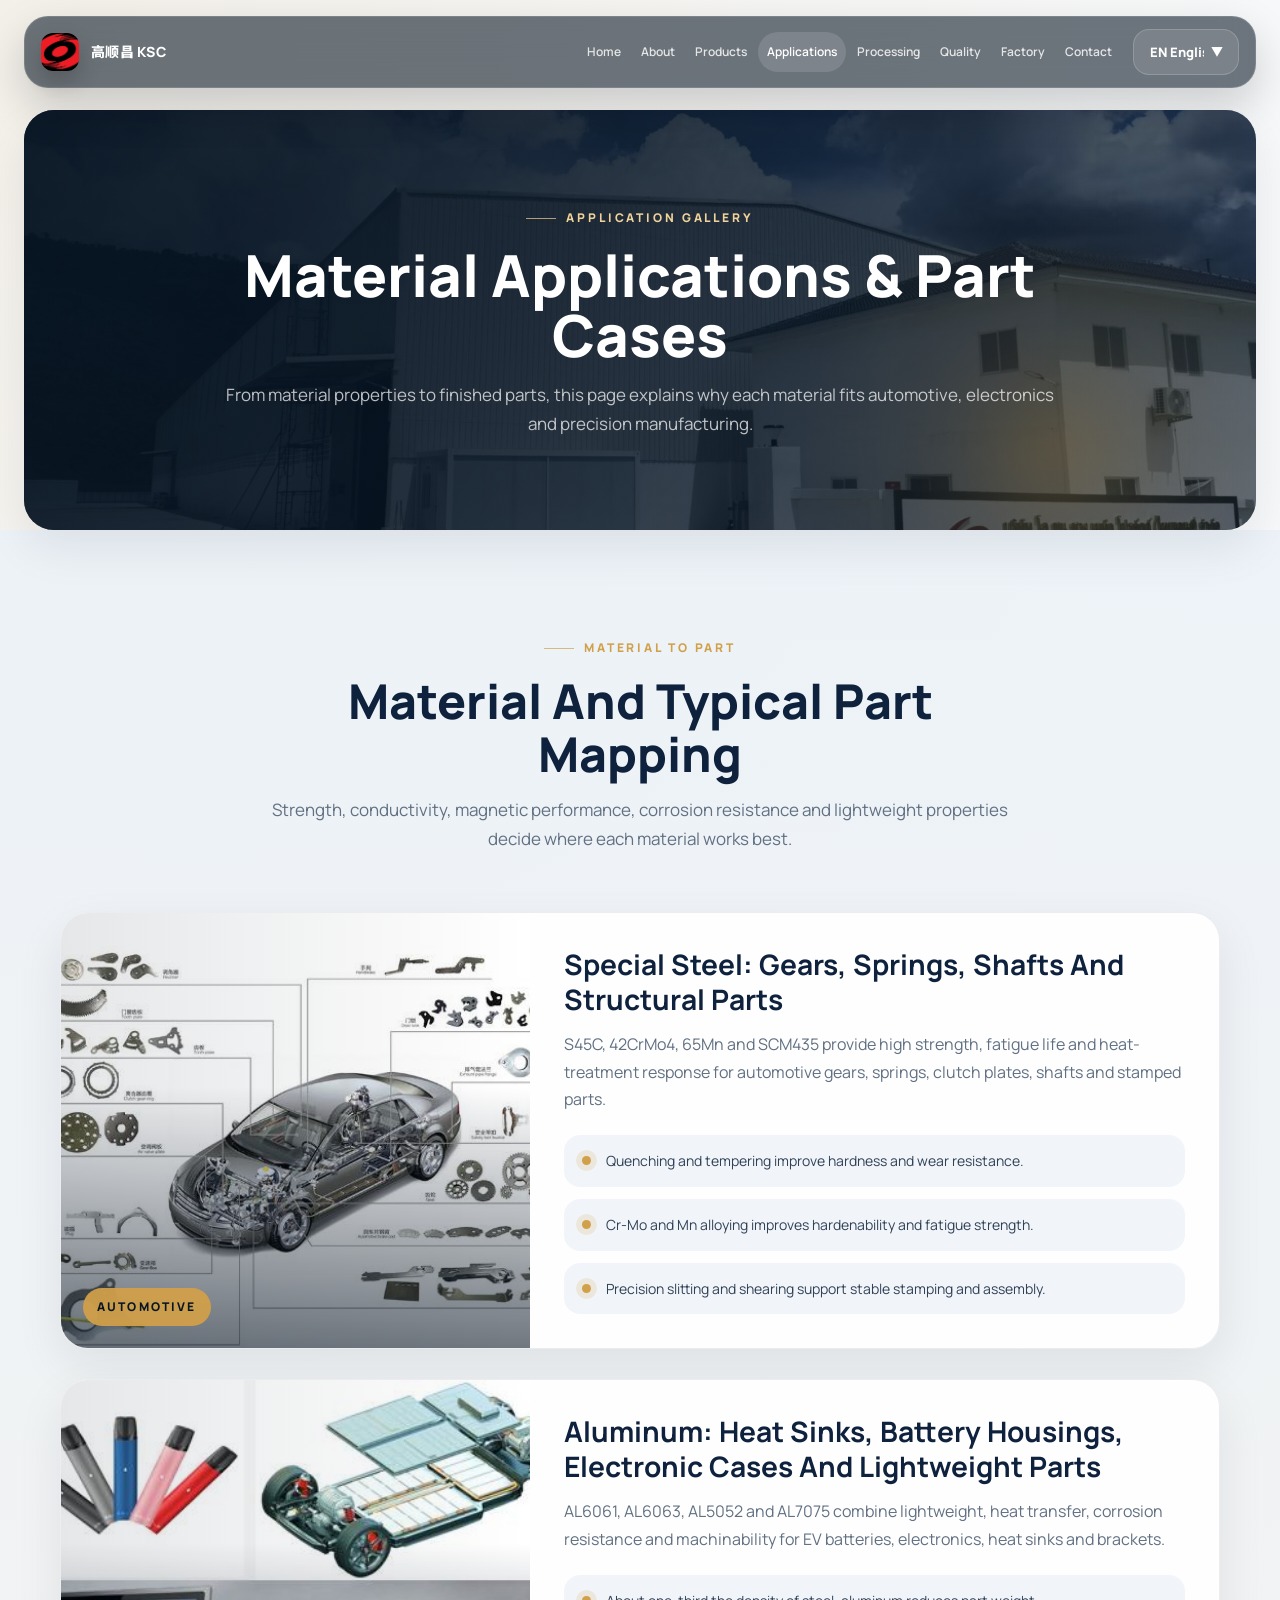
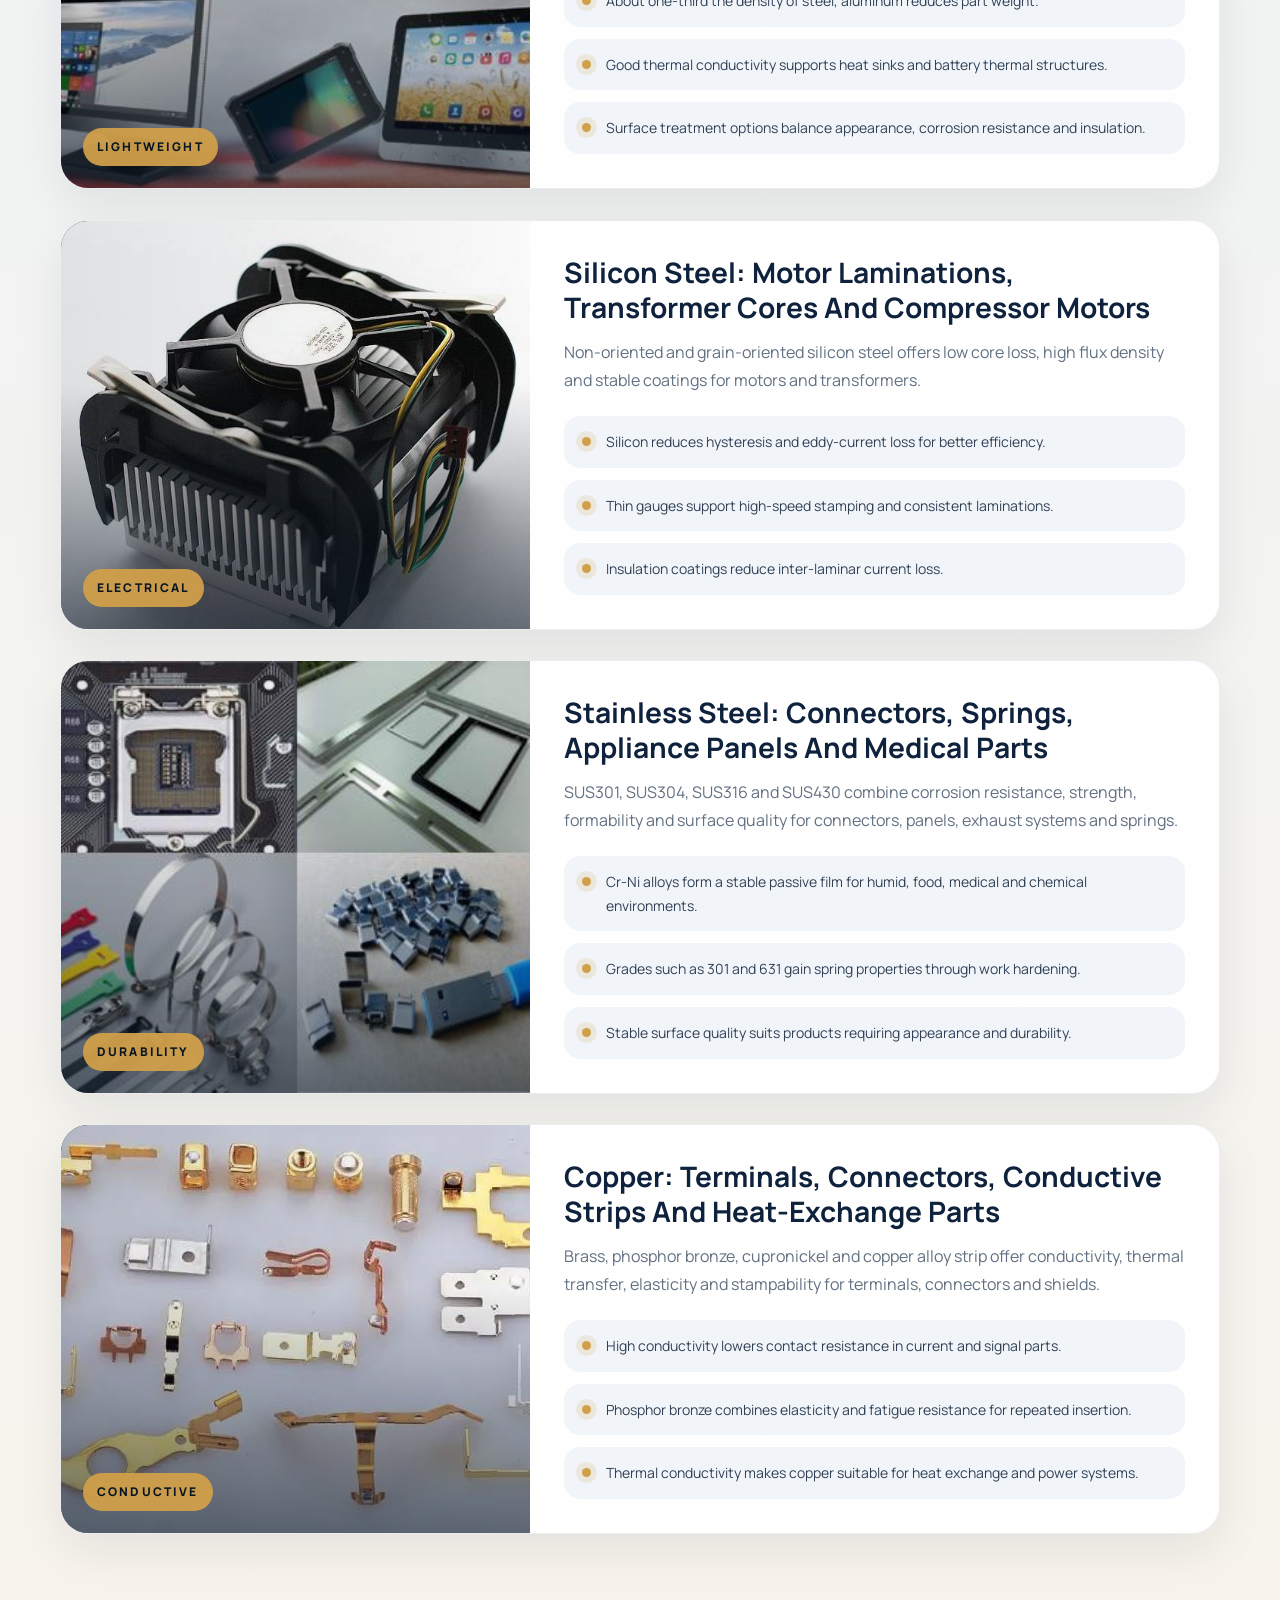
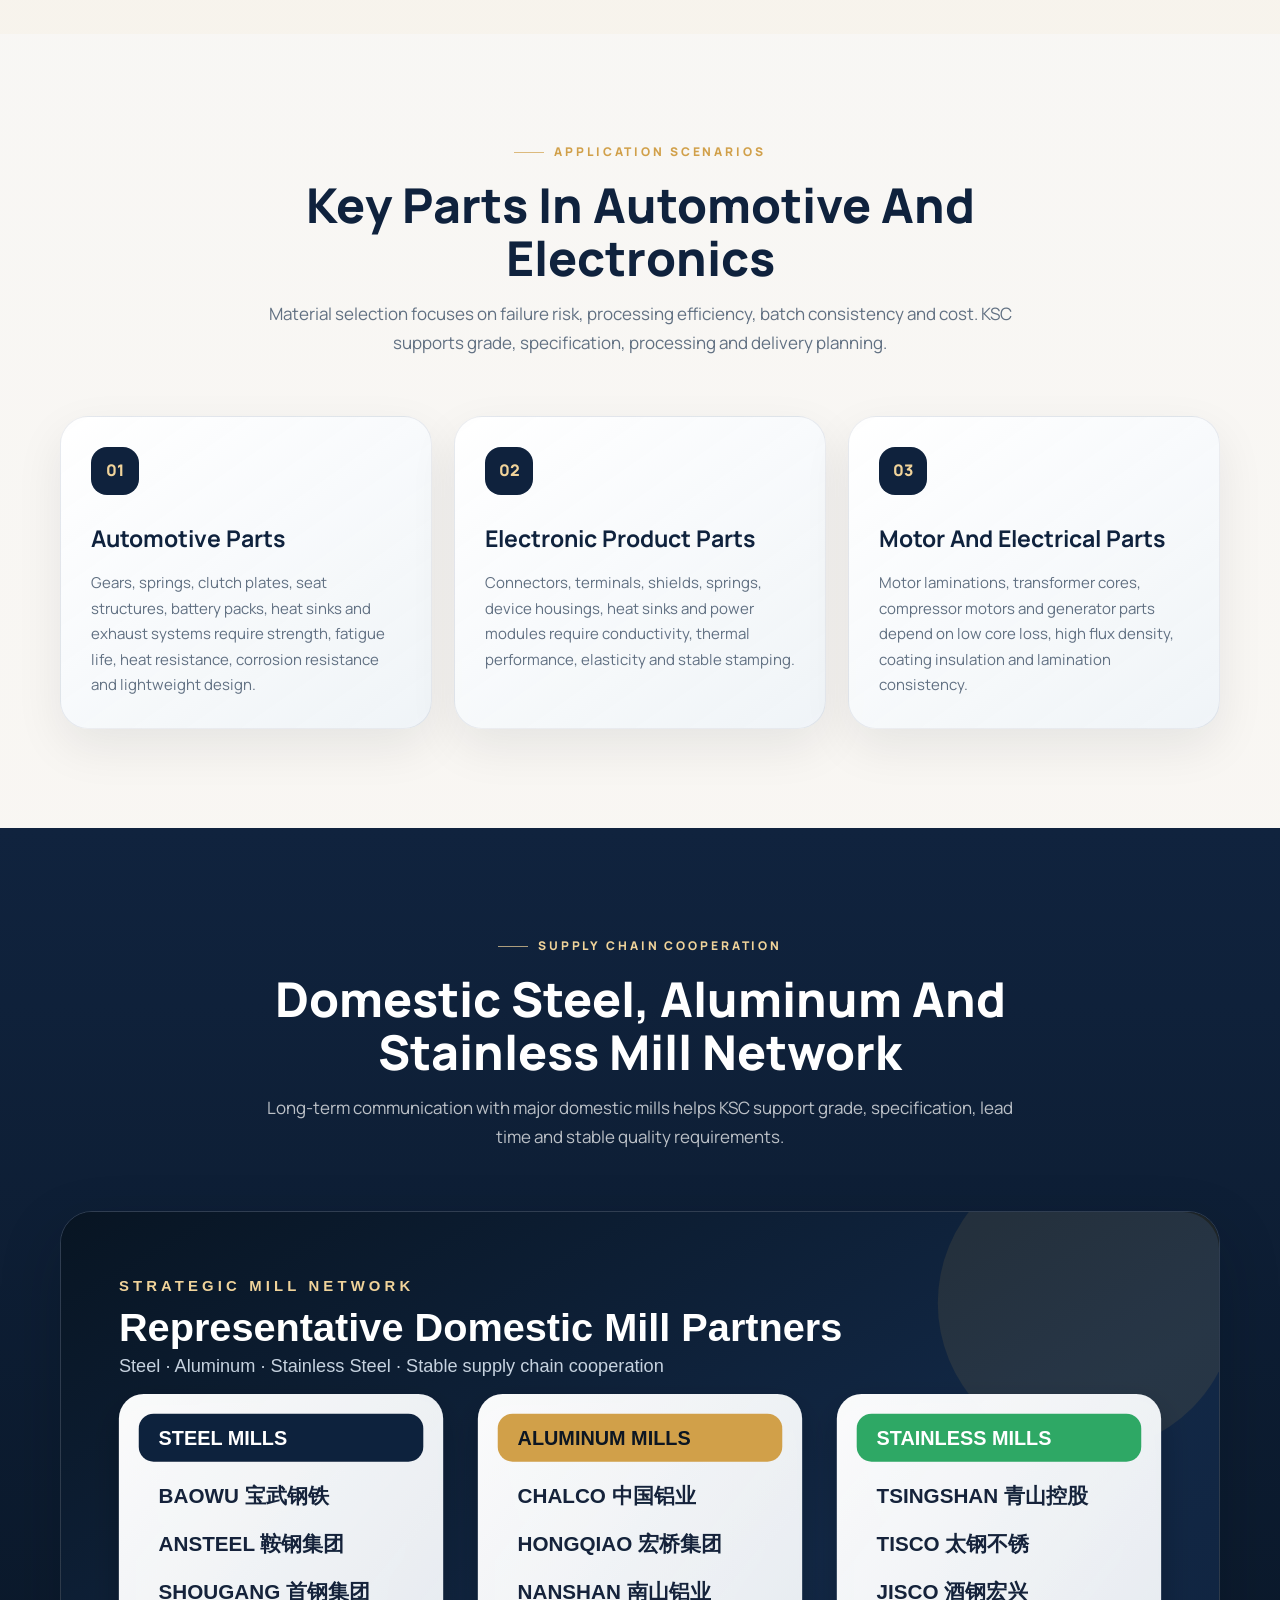
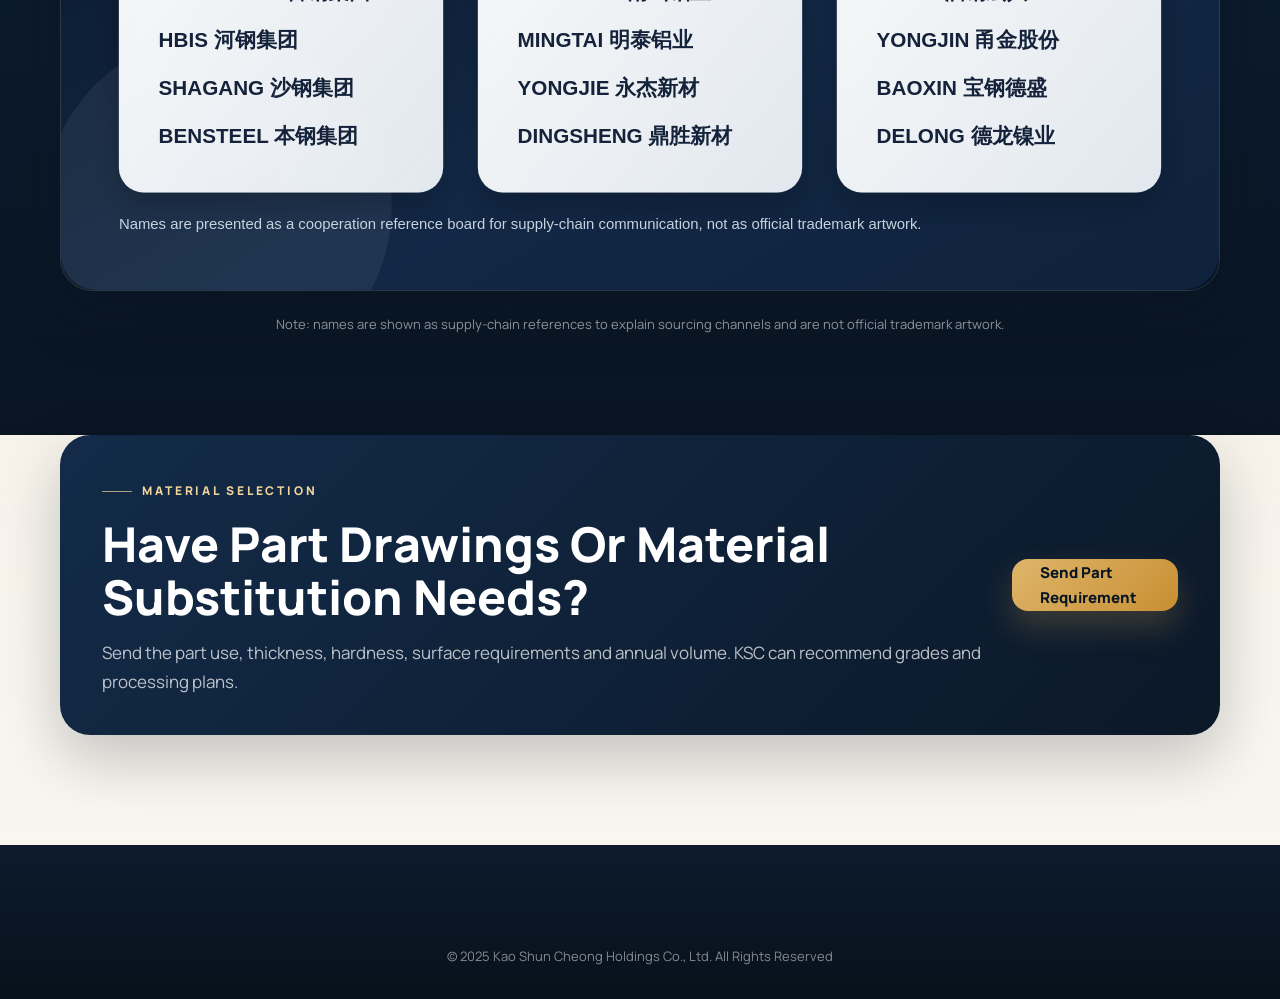
<file: applications.html>
<!DOCTYPE html>
<html lang="zh">
<head>
  <meta charset="UTF-8">
  <meta name="viewport" content="width=device-width, initial-scale=1.0">
  <title>S45C_AL6061_SUS301_B20AT_材料应用案例_高顺昌KSC</title>
  <meta name="description" content="高顺昌KSC展示S45C、42CrMo4、AL6061、AL5052、SUS301、SUS304、B20AT、50W290等材料在汽车零件、电子零件、电机铁芯和精密五金中的应用与选材原因。">
  <meta name="keywords" content="汽车材料,特钢应用,铝材应用,不锈钢应用,矽钢片应用,新能源电驱,电机铁芯,汽车零件,电子零件,精密五金,应用案例">
  <link rel="canonical" href="https://ksc-steel.com/applications.html">
  <meta name="robots" content="index,follow">
  <meta property="og:type" content="website">
  <meta property="og:site_name" content="高顺昌 KSC">
  <meta property="og:title" content="S45C_AL6061_SUS301_B20AT材料应用案例_高顺昌KSC">
  <meta property="og:description" content="高顺昌KSC展示S45C、42CrMo4、AL6061、AL5052、SUS301、SUS304、B20AT、50W290等材料在汽车零件、电子零件、电机铁芯和精密五金中的应用与选材原因。">
  <meta property="og:url" content="https://ksc-steel.com/applications.html">
  <meta property="og:image" content="https://ksc-steel.com/images/cover.jpeg">
  <meta name="twitter:card" content="summary_large_image">
  <link rel="stylesheet" href="styles.css?v=20260508a">
</head>
<body data-page="applications">

<nav class="navbar">
  <a href="index.html" class="nav-logo">
    <img src="images/ksc-logo-red.jpeg" class="nav-logo-img" alt="KSC" onerror="this.style.display='none'">
    <div class="nav-logo-text">
      <span class="nav-logo-name">高顺昌 KSC</span>
      <span class="nav-logo-sub">金属材料专家</span>
    </div>
  </a>
  <button class="nav-toggle" type="button" aria-label="切换导航" aria-expanded="false">
    <span></span>
    <span></span>
    <span></span>
  </button>
  <ul class="nav-links">
    <li><a href="index.html" data-i18n="nav" data-i18n-key="home">首页</a></li>
    <li><a href="about.html" data-i18n="nav" data-i18n-key="about">关于我们</a></li>
    <li><a href="products.html" data-i18n="nav" data-i18n-key="products">产品中心</a></li>
    <li><a href="applications.html" class="active" data-i18n="nav" data-i18n-key="applications">应用案例</a></li>
    <li><a href="processing.html" data-i18n="nav" data-i18n-key="processing">加工能力</a></li>
    <li><a href="quality.html" data-i18n="nav" data-i18n-key="quality">质量交付</a></li>
    <li><a href="factory.html" data-i18n="nav" data-i18n-key="factory">生产基地</a></li>
    <li><a href="contact.html" data-i18n="nav" data-i18n-key="contact">联系我们</a></li>
  </ul>
  <div class="lang-switcher">
    <select class="lang-select" aria-label="Select language">
      <option value="zh">ZH 中文</option>
      <option value="en">EN English</option>
      <option value="th">TH Thai</option>
      <option value="vi">VN Tieng Viet</option>
    </select>
  </div>
</nav>

<div class="page-header app-header">
  <div class="page-header-overlay"></div>
  <div class="page-header-content">
    <span class="section-kicker light" data-i18n="applicationsPage" data-i18n-key="kicker">Application Gallery</span>
    <h1 data-i18n="applicationsPage" data-i18n-key="title">材料应用与零件案例</h1>
    <p data-i18n="applicationsPage" data-i18n-key="subtitle">从材料性能到终端零件，帮助客户快速理解为什么这些材料适合汽车、电子与精密制造。</p>
  </div>
</div>

<section class="section section-tint">
  <div class="section-title reveal">
    <span class="section-kicker" data-i18n="applicationsPage" data-i18n-key="map_kicker">Material To Part</span>
    <h2 data-i18n="applicationsPage" data-i18n-key="map_title">材料与典型零件对应关系</h2>
    <p data-i18n="applicationsPage" data-i18n-key="map_desc">不同材料的强度、导电、导磁、耐腐蚀和轻量化性能，决定了它们在零件上的最佳应用位置。</p>
  </div>
  <div class="application-grid">
    <article class="application-card reveal">
      <div class="application-photo auto-parts-photo">
        <img src="images/prod_xref226.jpeg" alt="Automotive metal parts and special steel applications">
        <div class="part-badge">Automotive</div>
      </div>
      <div class="application-body">
        <h3 data-i18n="applicationsPage" data-i18n-key="steel_title">特钢：齿轮、弹簧、轴类与结构件</h3>
        <p data-i18n="applicationsPage" data-i18n-key="steel_desc">S45C、42CrMo4、65Mn、SCM435 等材料具备高强度、高疲劳寿命和良好热处理响应，适合汽车传动齿轮、悬架弹簧、离合器片、轴类零件和精密冲压结构件。</p>
        <ul class="reason-list">
          <li data-i18n="applicationsPage" data-i18n-key="steel_r1">高碳钢和合金钢经过淬火、回火后，可获得更高硬度与抗磨损能力。</li>
          <li data-i18n="applicationsPage" data-i18n-key="steel_r2">铬钼、锰系元素提升淬透性和疲劳强度，适合长期受力和高速运转零件。</li>
          <li data-i18n="applicationsPage" data-i18n-key="steel_r3">分条和精密剪切后尺寸稳定，便于客户连续冲压和批量装配。</li>
        </ul>
      </div>
    </article>

    <article class="application-card reveal">
      <div class="application-photo">
        <img src="images/prod_xref227.jpeg" alt="Aluminum electronic housing and heat sink parts">
        <div class="part-badge">Lightweight</div>
      </div>
      <div class="application-body">
        <h3 data-i18n="applicationsPage" data-i18n-key="alum_title">铝材：散热片、电池壳、电子外壳与轻量化部件</h3>
        <p data-i18n="applicationsPage" data-i18n-key="alum_desc">AL6061、AL6063、AL5052、AL7075 兼具轻量化、导热、耐腐蚀和加工性能，常用于新能源电池结构件、电子产品外壳、散热器、支架和汽车轻量化零件。</p>
        <ul class="reason-list">
          <li data-i18n="applicationsPage" data-i18n-key="alum_r1">密度约为钢的三分之一，能明显降低整机重量和运输能耗。</li>
          <li data-i18n="applicationsPage" data-i18n-key="alum_r2">导热性能好，适合电子散热片、电源模块和电池包热管理结构。</li>
          <li data-i18n="applicationsPage" data-i18n-key="alum_r3">阳极氧化和表面处理适配性强，能兼顾外观、耐腐蚀和绝缘要求。</li>
        </ul>
      </div>
    </article>

    <article class="application-card reveal">
      <div class="application-photo">
        <img src="images/prod_xref232.jpeg" alt="Silicon steel motor stator and transformer core parts">
        <div class="part-badge">Electrical</div>
      </div>
      <div class="application-body">
        <h3 data-i18n="applicationsPage" data-i18n-key="sil_title">矽钢片：电机定转子、变压器铁芯与压缩机马达</h3>
        <p data-i18n="applicationsPage" data-i18n-key="sil_desc">无取向和取向矽钢片具有低铁损、高磁感和稳定涂层，是电机、变压器、压缩机和家电马达的核心材料。</p>
        <ul class="reason-list">
          <li data-i18n="applicationsPage" data-i18n-key="sil_r1">硅元素降低磁滞损耗和涡流损耗，提升电机能效和温升表现。</li>
          <li data-i18n="applicationsPage" data-i18n-key="sil_r2">薄规格材料适合高速冲片和叠片，能保证铁芯尺寸一致性。</li>
          <li data-i18n="applicationsPage" data-i18n-key="sil_r3">表面绝缘涂层有助于减少片间电流损耗，提升长期稳定性。</li>
        </ul>
      </div>
    </article>

    <article class="application-card reveal">
      <div class="application-photo">
        <img src="images/prod_xref228.jpeg" alt="Stainless steel precision hardware and appliance parts">
        <div class="part-badge">Durability</div>
      </div>
      <div class="application-body">
        <h3 data-i18n="applicationsPage" data-i18n-key="ss_title">不锈钢：连接件、弹片、家电面板与医疗零件</h3>
        <p data-i18n="applicationsPage" data-i18n-key="ss_desc">SUS301、SUS304、SUS316、SUS430 等材料兼具耐腐蚀、强度、成形性和表面美观度，适合电子连接件、家电面板、汽车排气系统、医疗器械和精密弹片。</p>
        <ul class="reason-list">
          <li data-i18n="applicationsPage" data-i18n-key="ss_r1">铬镍体系形成稳定钝化膜，适合潮湿、食品、医疗和化学环境。</li>
          <li data-i18n="applicationsPage" data-i18n-key="ss_r2">301、631 等牌号可通过加工硬化获得弹性和强度，适合弹片与连接器。</li>
          <li data-i18n="applicationsPage" data-i18n-key="ss_r3">表面质量稳定，适合对外观、清洁度和耐久性要求高的终端产品。</li>
        </ul>
      </div>
    </article>

    <article class="application-card reveal">
      <div class="application-photo">
        <img src="images/prod_xref236.jpeg" alt="Copper connector terminal and conductive electronic parts">
        <div class="part-badge">Conductive</div>
      </div>
      <div class="application-body">
        <h3 data-i18n="applicationsPage" data-i18n-key="cu_title">铜材：端子、连接器、导电片与热交换零件</h3>
        <p data-i18n="applicationsPage" data-i18n-key="cu_desc">黄铜、磷铜、白铜和铜合金带材具有优异导电性、导热性、弹性和可冲压性，广泛用于电子端子、连接器、开关弹片、屏蔽件和热交换部件。</p>
        <ul class="reason-list">
          <li data-i18n="applicationsPage" data-i18n-key="cu_r1">高导电率可降低接触电阻，适合电流传输和信号连接零件。</li>
          <li data-i18n="applicationsPage" data-i18n-key="cu_r2">磷铜兼具弹性和耐疲劳性，适合反复插拔的连接器弹片。</li>
          <li data-i18n="applicationsPage" data-i18n-key="cu_r3">良好的导热性使铜材适合散热、热交换和电源系统部件。</li>
        </ul>
      </div>
    </article>
  </div>
</section>

<section class="section">
  <div class="section-title reveal">
    <span class="section-kicker" data-i18n="applicationsPage" data-i18n-key="scenario_kicker">Application Scenarios</span>
    <h2 data-i18n="applicationsPage" data-i18n-key="scenario_title">汽车与电子行业重点零件</h2>
    <p data-i18n="applicationsPage" data-i18n-key="scenario_desc">客户选材时最关心的是零件失效风险、加工效率、批量一致性和成本。KSC 从材料牌号、规格、加工方式和交付节奏上协同支持。</p>
  </div>
  <div class="scenario-grid">
    <div class="scenario-panel reveal">
      <span>01</span>
      <h3 data-i18n="applicationsPage" data-i18n-key="auto_title">汽车零件</h3>
      <p data-i18n="applicationsPage" data-i18n-key="auto_desc">齿轮、弹簧、离合器片、座椅结构件、电池包结构、散热件和排气系统，需要材料同时满足强度、疲劳寿命、耐热、耐腐蚀和轻量化要求。</p>
    </div>
    <div class="scenario-panel reveal">
      <span>02</span>
      <h3 data-i18n="applicationsPage" data-i18n-key="electronics_title">电子产品零件</h3>
      <p data-i18n="applicationsPage" data-i18n-key="electronics_desc">连接器、端子、屏蔽罩、弹片、手机/电脑外壳、散热片和电源模块，重点关注导电、导热、弹性、表面处理和精密冲压稳定性。</p>
    </div>
    <div class="scenario-panel reveal">
      <span>03</span>
      <h3 data-i18n="applicationsPage" data-i18n-key="motor_title">电机与电气零件</h3>
      <p data-i18n="applicationsPage" data-i18n-key="motor_desc">电机定转子、变压器铁芯、压缩机马达和发电机部件，核心指标是低铁损、高磁感、涂层绝缘性和冲片后的叠片一致性。</p>
    </div>
  </div>
</section>

<section class="section dark-bg">
  <div class="section-title reveal">
    <span class="section-kicker light" data-i18n="applicationsPage" data-i18n-key="partner_kicker">Supply Chain Cooperation</span>
    <h2 data-i18n="applicationsPage" data-i18n-key="partner_title">国内钢厂、铝厂、不锈钢工厂合作网络</h2>
    <p data-i18n="applicationsPage" data-i18n-key="partner_desc">通过与国内主流材料工厂保持长期沟通和供应协作，KSC 能在牌号、规格、交期和质量稳定性上为客户提供更确定的采购体验。</p>
  </div>
  <div class="partner-board reveal">
    <img src="images/partner-mills-map.svg" alt="KSC representative partner mills network">
  </div>
  <p class="partner-note" data-i18n="applicationsPage" data-i18n-key="partner_note">注：图中为供应链沟通中常见的合作资源名称展示，用于说明材料来源网络，不代表官方商标授权图形。</p>
</section>

<section class="cta-section">
  <div class="cta-shell reveal">
    <div>
      <span class="section-kicker light">Material Selection</span>
      <h2 data-i18n="applicationsPage" data-i18n-key="cta_title">有零件图纸或材料替代需求？</h2>
      <p data-i18n="applicationsPage" data-i18n-key="cta_desc">把零件用途、厚度、硬度、表面要求和年用量发给我们，KSC 可以协助推荐材料牌号和加工方案。</p>
    </div>
    <div class="cta-actions">
      <a href="contact.html" class="btn-primary" data-i18n="applicationsPage" data-i18n-key="cta_btn">发送零件需求</a>
    </div>
  </div>
</section>

<footer class="footer">
  <div style="text-align:center;padding-top:30px">
    <p style="opacity:0.5;font-size:13px" data-i18n="footer" data-i18n-key="copy">&copy; 2025 高顺昌控股有限公司 保留所有权利</p>
  </div>
</footer>

<script src="app.js?v=20260508a"></script>
</body>
</html>
</file>
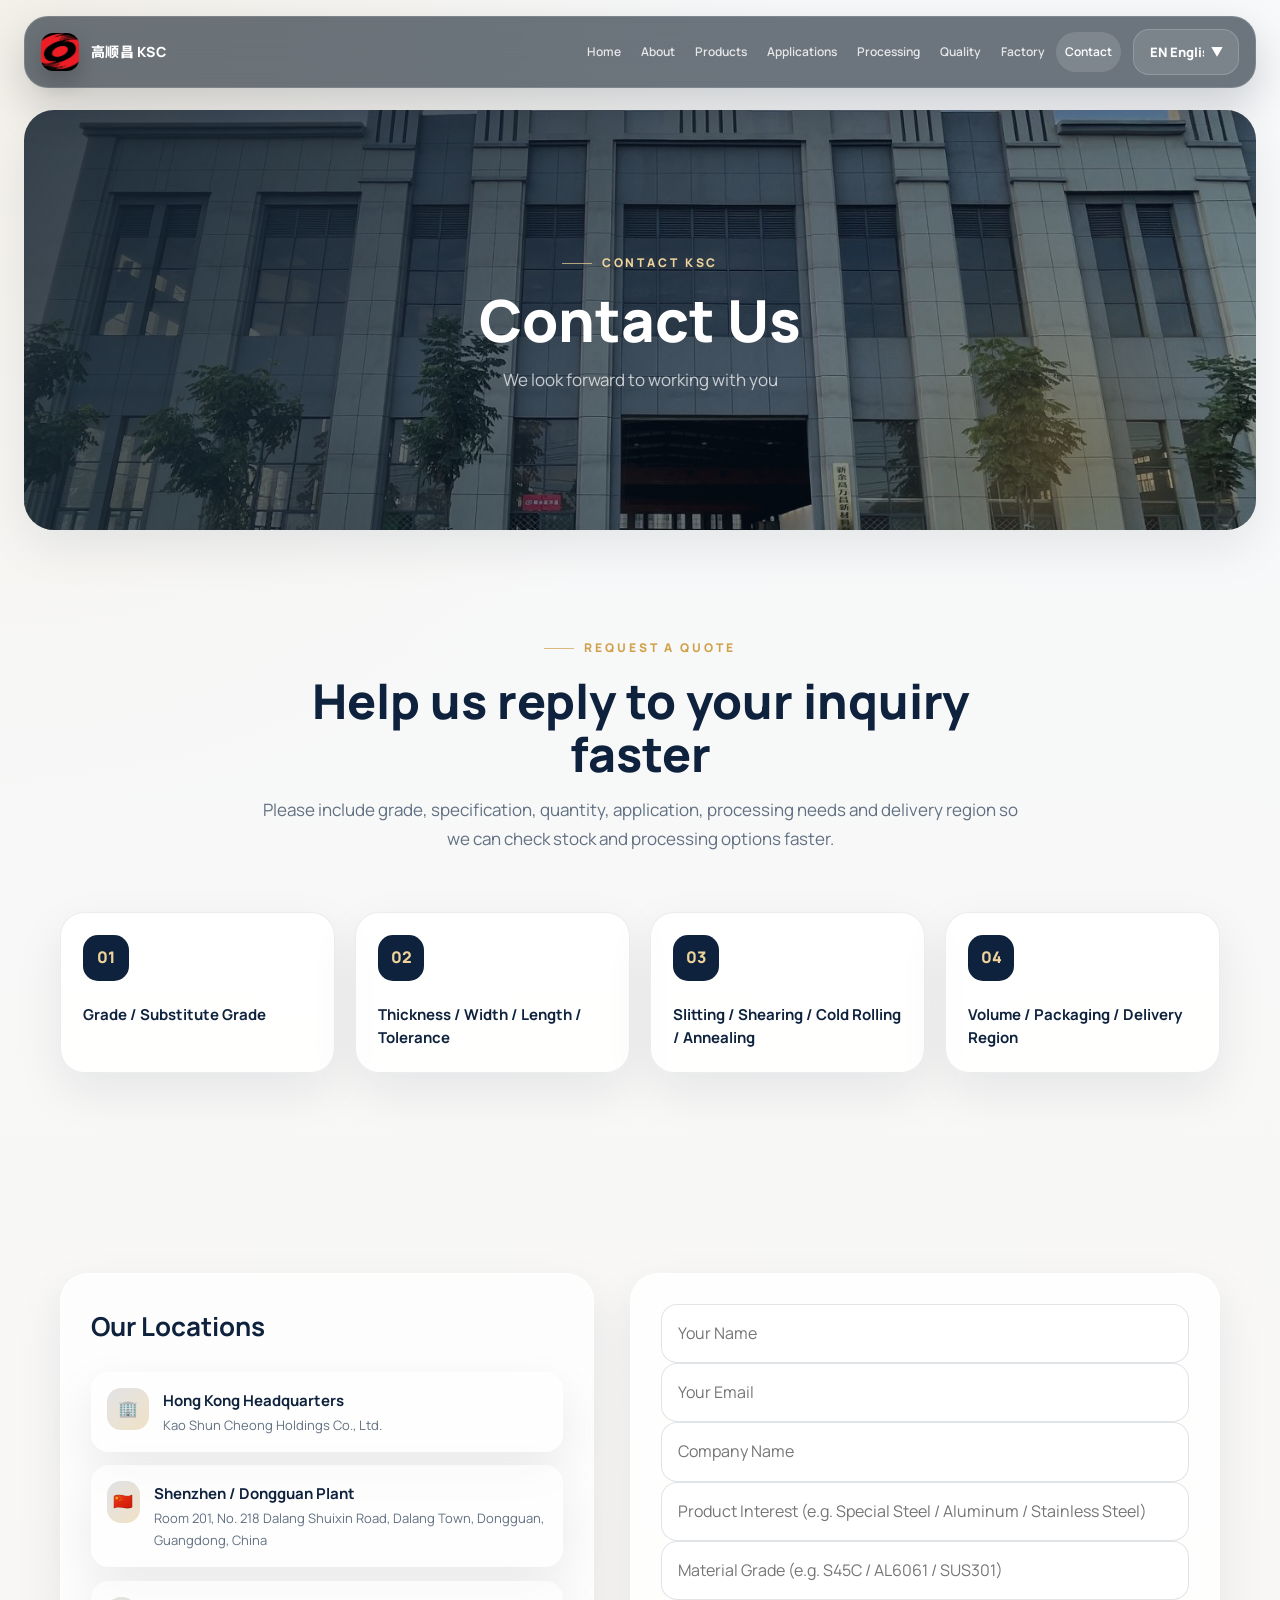
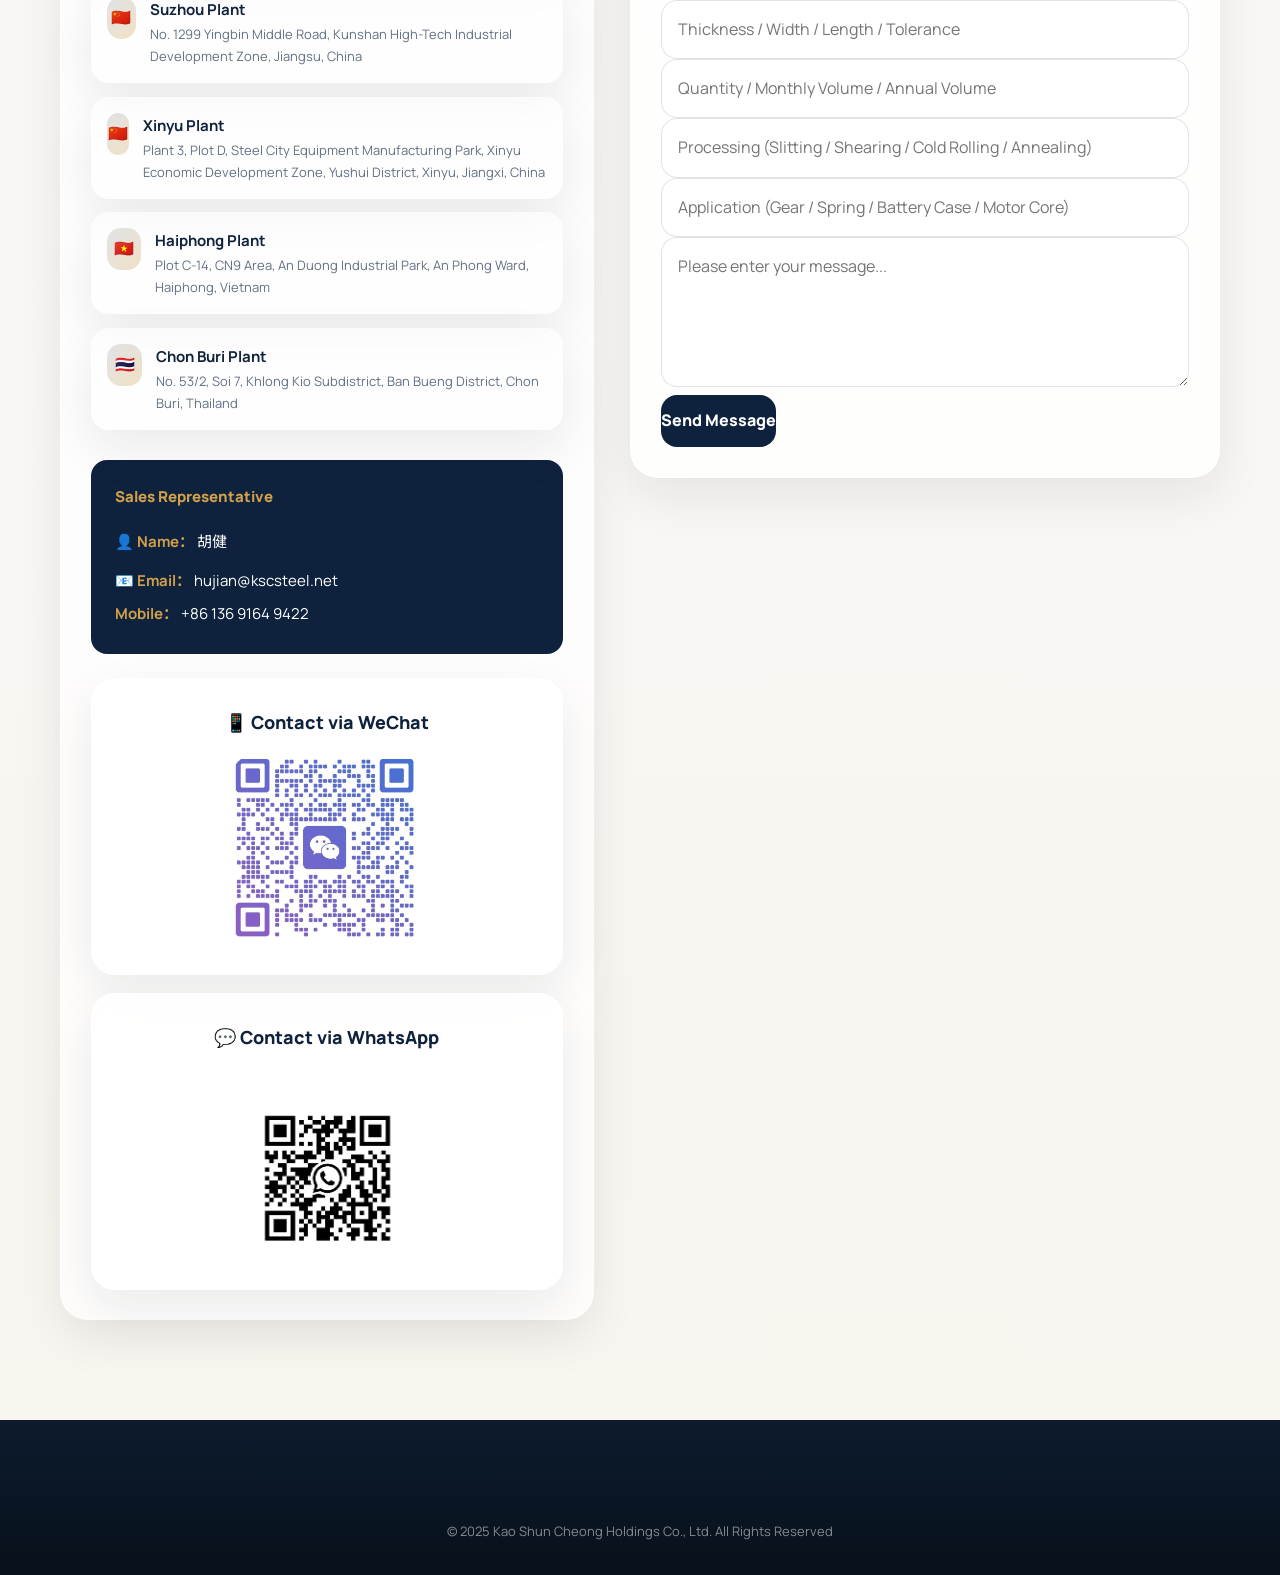
<file: contact.html>
<!DOCTYPE html>
<html lang="zh">
<head>
  <meta charset="UTF-8">
  <meta name="viewport" content="width=device-width, initial-scale=1.0">
  <title>联系我们_高顺昌KSC_金属材料询价</title>
  <meta name="description" content="联系高顺昌KSC销售代表，咨询特钢、矽钢片、铝材、不锈钢、铜材及分条剪板加工服务，支持中国、越南、泰国客户。">
  <meta name="keywords" content="联系我们,询价,销售联系,材料咨询,合作洽谈,联系方式,微信联系">
  <link rel="canonical" href="https://ksc-steel.com/contact.html">
  <meta name="robots" content="index,follow">
  <meta property="og:type" content="website">
  <meta property="og:site_name" content="高顺昌 KSC">
  <meta property="og:title" content="联系我们 | 特钢铝材不锈钢询价 | 高顺昌KSC">
  <meta property="og:description" content="联系高顺昌KSC销售代表，咨询特钢、矽钢片、铝材、不锈钢、铜材及分条剪板加工服务，支持中国、越南、泰国客户。">
  <meta property="og:url" content="https://ksc-steel.com/contact.html">
  <meta property="og:image" content="https://ksc-steel.com/images/cover.jpeg">
  <meta name="twitter:card" content="summary_large_image">
  <link rel="stylesheet" href="styles.css?v=20260507k">
</head>
<body data-page="contact">

<nav class="navbar">
  <a href="index.html" class="nav-logo">
    <img src="images/ksc-logo-red.jpeg" class="nav-logo-img" alt="KSC" onerror="this.style.display='none'">
    <div class="nav-logo-text">
      <span class="nav-logo-name">高顺昌 KSC</span>
      <span class="nav-logo-sub">金属材料专家</span>
    </div>
  </a>
  <button class="nav-toggle" type="button" aria-label="切换导航" aria-expanded="false">
    <span></span>
    <span></span>
    <span></span>
  </button>
  <ul class="nav-links">
    <li><a href="index.html" data-i18n="nav" data-i18n-key="home">首页</a></li>
    <li><a href="about.html" data-i18n="nav" data-i18n-key="about">关于我们</a></li>
    <li><a href="products.html" data-i18n="nav" data-i18n-key="products">产品中心</a></li>
    <li><a href="applications.html" data-i18n="nav" data-i18n-key="applications">应用案例</a></li>
    <li><a href="processing.html" data-i18n="nav" data-i18n-key="processing">加工能力</a></li>
    <li><a href="quality.html" data-i18n="nav" data-i18n-key="quality">质量交付</a></li>
    <li><a href="factory.html" data-i18n="nav" data-i18n-key="factory">生产基地</a></li>
    <li><a href="contact.html" class="active" data-i18n="nav" data-i18n-key="contact">联系我们</a></li>
  </ul>
  <div class="lang-switcher">
    <select class="lang-select" aria-label="Select language">
      <option value="zh">ZH 中文</option>
      <option value="en">EN English</option>
      <option value="th">TH Thai</option>
      <option value="vi">VN Tieng Viet</option>
    </select>
  </div>
</nav>

<div class="page-header" style="background:url('images/factory-overview.jpeg') center/cover">
  <div class="page-header-overlay"></div>
  <div class="page-header-content">
    <span class="section-kicker light">Contact KSC</span>
    <h1 data-i18n="sec" data-i18n-key="contact_h">联系我们</h1>
    <p data-i18n="sec" data-i18n-key="contact_p">期待与您携手合作</p>
  </div>
</div>

<section class="section">
  <div class="section-title reveal">
    <span class="section-kicker" data-i18n="contactPage" data-i18n-key="quote_kicker">Request A Quote</span>
    <h2 data-i18n="contactPage" data-i18n-key="quote_title">让询价更快回复</h2>
    <p data-i18n="contactPage" data-i18n-key="quote_desc">建议在留言中写明材料牌号、规格、数量、用途、加工要求和交付地区，我们可以更快判断库存和加工方案。</p>
  </div>
  <div class="quote-flow">
    <div class="quote-step reveal"><span>01</span><strong data-i18n="contactPage" data-i18n-key="quote_s1">材料牌号 / 替代牌号</strong></div>
    <div class="quote-step reveal"><span>02</span><strong data-i18n="contactPage" data-i18n-key="quote_s2">厚度 / 宽度 / 长度 / 公差</strong></div>
    <div class="quote-step reveal"><span>03</span><strong data-i18n="contactPage" data-i18n-key="quote_s3">分条 / 剪板 / 冷轧 / 退火</strong></div>
    <div class="quote-step reveal"><span>04</span><strong data-i18n="contactPage" data-i18n-key="quote_s4">用量 / 包装 / 交付地区</strong></div>
  </div>
</section>

<section class="section">
  <div class="contact-grid">
    <div class="contact-info">
      <h3 data-i18n="contactPage" data-i18n-key="locations">我们的据点</h3>

      <div class="contact-item">
        <div class="contact-icon">🏢</div>
        <div class="contact-detail">
          <h4 data-i18n="contactPage" data-i18n-key="hq">香港总部</h4>
          <p>Kao Shun Cheong Holdings Co., Ltd.</p>
        </div>
      </div>

      <div class="contact-item">
        <div class="contact-icon">🇨🇳</div>
        <div class="contact-detail">
          <h4 data-i18n="contactPage" data-i18n-key="dg">深圳/东莞工厂</h4>
          <p data-i18n="contactPage" data-i18n-key="dg_loc">广东省东莞市大朗镇大朗水新路218号201室</p>
        </div>
      </div>

      <div class="contact-item">
        <div class="contact-icon">🇨🇳</div>
        <div class="contact-detail">
          <h4 data-i18n="contactPage" data-i18n-key="sz">苏州工厂</h4>
          <p data-i18n="contactPage" data-i18n-key="sz_loc">昆山市高新技术开发区迎宾中路1299号</p>
        </div>
      </div>

      <div class="contact-item">
        <div class="contact-icon">🇨🇳</div>
        <div class="contact-detail">
          <h4 data-i18n="contactPage" data-i18n-key="xy">新余工厂</h4>
          <p data-i18n="contactPage" data-i18n-key="xy_loc">江西省新余市渝水区新余经济开发区钢城装备制造园D地块3号厂房</p>
        </div>
      </div>

      <div class="contact-item">
        <div class="contact-icon">🇻🇳</div>
        <div class="contact-detail">
          <h4 data-i18n="contactPage" data-i18n-key="vn">越南工厂</h4>
          <p data-i18n="contactPage" data-i18n-key="vn_loc">越南海防市安峰坊安阳工业园区CN9地块C-14地块</p>
        </div>
      </div>

      <div class="contact-item">
        <div class="contact-icon">🇹🇭</div>
        <div class="contact-detail">
          <h4 data-i18n="contactPage" data-i18n-key="th">泰国工厂</h4>
          <p data-i18n="contactPage" data-i18n-key="th_loc">泰国春武里府班奔县克朗久区第7巷53/2号</p>
        </div>
      </div>

      <!-- Sales Rep Contact Card -->
      <div style="margin-top:30px;padding:24px;background:var(--primary);border-radius:16px;color:white">
        <h4 style="font-size:15px;font-weight:800;margin-bottom:16px;color:var(--accent)" data-i18n="contactPage" data-i18n-key="sales">销售代表</h4>
        <div style="font-size:15px;line-height:2.2">
          <div style="margin-bottom:6px">
            <span style="font-weight:700;color:var(--accent)">👤 <span data-i18n="contactPage" data-i18n-key="name">姓名</span>：</span>
            <span>胡健</span>
          </div>
          <div>
            <span style="font-weight:700;color:var(--accent)">📧 <span data-i18n="contactPage" data-i18n-key="email">邮箱</span>：</span>
            <a href="mailto:hujian@kscsteel.net" style="color:white;text-decoration:none">hujian@kscsteel.net</a>
          </div>
          <div>
            <span style="font-weight:700;color:var(--accent)"><span data-i18n="contactPage" data-i18n-key="phone">手机</span>：</span>
            <a href="tel:+8613691649422" style="color:white;text-decoration:none">+86 136 9164 9422</a>
          </div>
        </div>
      </div>

      <!-- WeChat QR Code - PROMINENT -->
      <div class="wechat-section" style="margin-top:24px">
        <div class="wechat-title">📱 <span data-i18n="contactPage" data-i18n-key="wechat">微信联系</span></div>
        <img src="images/wechat-qrcode.jpeg" alt="微信二维码" class="wechat-qr">
      </div>

      <div class="wechat-section" style="margin-top:18px">
        <div class="wechat-title">💬 <span data-i18n="contactPage" data-i18n-key="whatsapp">WhatsApp 联系</span></div>
        <img src="images/whatsapp-qrcode-square.jpeg" alt="WhatsApp二维码" class="wechat-qr">
      </div>
    </div>

    <div>
      <form class="contact-form" onsubmit="handleSubmit(event)">
        <div class="form-group">
          <input type="text" name="name" data-i18n-placeholder="contactPage" data-i18n-key="placeholder_name" placeholder="您的姓名" required>
        </div>
        <div class="form-group">
          <input type="email" name="email" data-i18n-placeholder="contactPage" data-i18n-key="placeholder_email" placeholder="您的邮箱" required>
        </div>
        <div class="form-group">
          <input type="text" name="company" data-i18n-placeholder="contactPage" data-i18n-key="placeholder_company" placeholder="公司名称">
        </div>
        <div class="form-group">
          <input type="text" name="product" data-i18n-placeholder="contactPage" data-i18n-key="placeholder_product" placeholder="咨询产品（如：特钢/铝材/不锈钢）">
        </div>
        <div class="form-group">
          <input type="text" name="grade" data-i18n-placeholder="contactPage" data-i18n-key="placeholder_grade" placeholder="材料牌号（如：S45C / AL6061 / SUS301）">
        </div>
        <div class="form-group">
          <input type="text" name="spec" data-i18n-placeholder="contactPage" data-i18n-key="placeholder_spec" placeholder="厚度 / 宽度 / 长度 / 公差">
        </div>
        <div class="form-group">
          <input type="text" name="quantity" data-i18n-placeholder="contactPage" data-i18n-key="placeholder_quantity" placeholder="数量 / 月用量 / 年用量">
        </div>
        <div class="form-group">
          <input type="text" name="process" data-i18n-placeholder="contactPage" data-i18n-key="placeholder_process" placeholder="加工方式（分条 / 剪板 / 冷轧 / 退火）">
        </div>
        <div class="form-group">
          <input type="text" name="application" data-i18n-placeholder="contactPage" data-i18n-key="placeholder_application" placeholder="应用场景（齿轮 / 弹片 / 电池壳 / 电机铁芯）">
        </div>
        <div class="form-group">
          <textarea name="message" data-i18n-placeholder="contactPage" data-i18n-key="placeholder_message" placeholder="请输入您的留言..."></textarea>
        </div>
        <button type="submit" class="form-submit" data-i18n="contactPage" data-i18n-key="submit">发送留言</button>
      </form>
    </div>
  </div>
</section>

<footer class="footer">
  <div style="text-align:center;padding-top:30px">
    <p style="opacity:0.5;font-size:13px" data-i18n="footer" data-i18n-key="copy">&copy; 2025 高顺昌控股有限公司 保留所有权利</p>
  </div>
</footer>

<script src="app.js?v=20260507k"></script>
<script>
function handleSubmit(e) {
  e.preventDefault();
  const form = e.target;
  const btn = form.querySelector('.form-submit');
  const originalText = btn.textContent;
  
  btn.textContent = '发送中...';
  btn.disabled = true;

  const data = {
    name: form.querySelector('[name="name"]').value,
    email: form.querySelector('[name="email"]').value,
    company: form.querySelector('[name="company"]').value,
    product: form.querySelector('[name="product"]').value,
    grade: form.querySelector('[name="grade"]').value,
    spec: form.querySelector('[name="spec"]').value,
    quantity: form.querySelector('[name="quantity"]').value,
    process: form.querySelector('[name="process"]').value,
    application: form.querySelector('[name="application"]').value,
    message: form.querySelector('[name="message"]').value
  };

  fetch('https://formspree.io/f/xrejyadv', {
    method: 'POST',
    headers: { 'Content-Type': 'application/json', 'Accept': 'application/json' },
    body: JSON.stringify(data)
  })
  .then(res => res.json())
  .then(result => {
    if (result.ok) {
      btn.textContent = T('contactPage', 'sent');
      btn.style.background = '#27ae60';
      form.reset();
    } else {
      btn.textContent = '发送失败';
      btn.style.background = '#e74c3c';
    }
    setTimeout(() => {
      btn.textContent = originalText;
      btn.style.background = '';
      btn.disabled = false;
    }, 3000);
  })
  .catch(err => {
    btn.textContent = '发送失败';
    btn.style.background = '#e74c3c';
    console.error(err);
    setTimeout(() => {
      btn.textContent = originalText;
      btn.style.background = '';
      btn.disabled = false;
    }, 3000);
  });
}
</script>
</body>
</html>
</file>
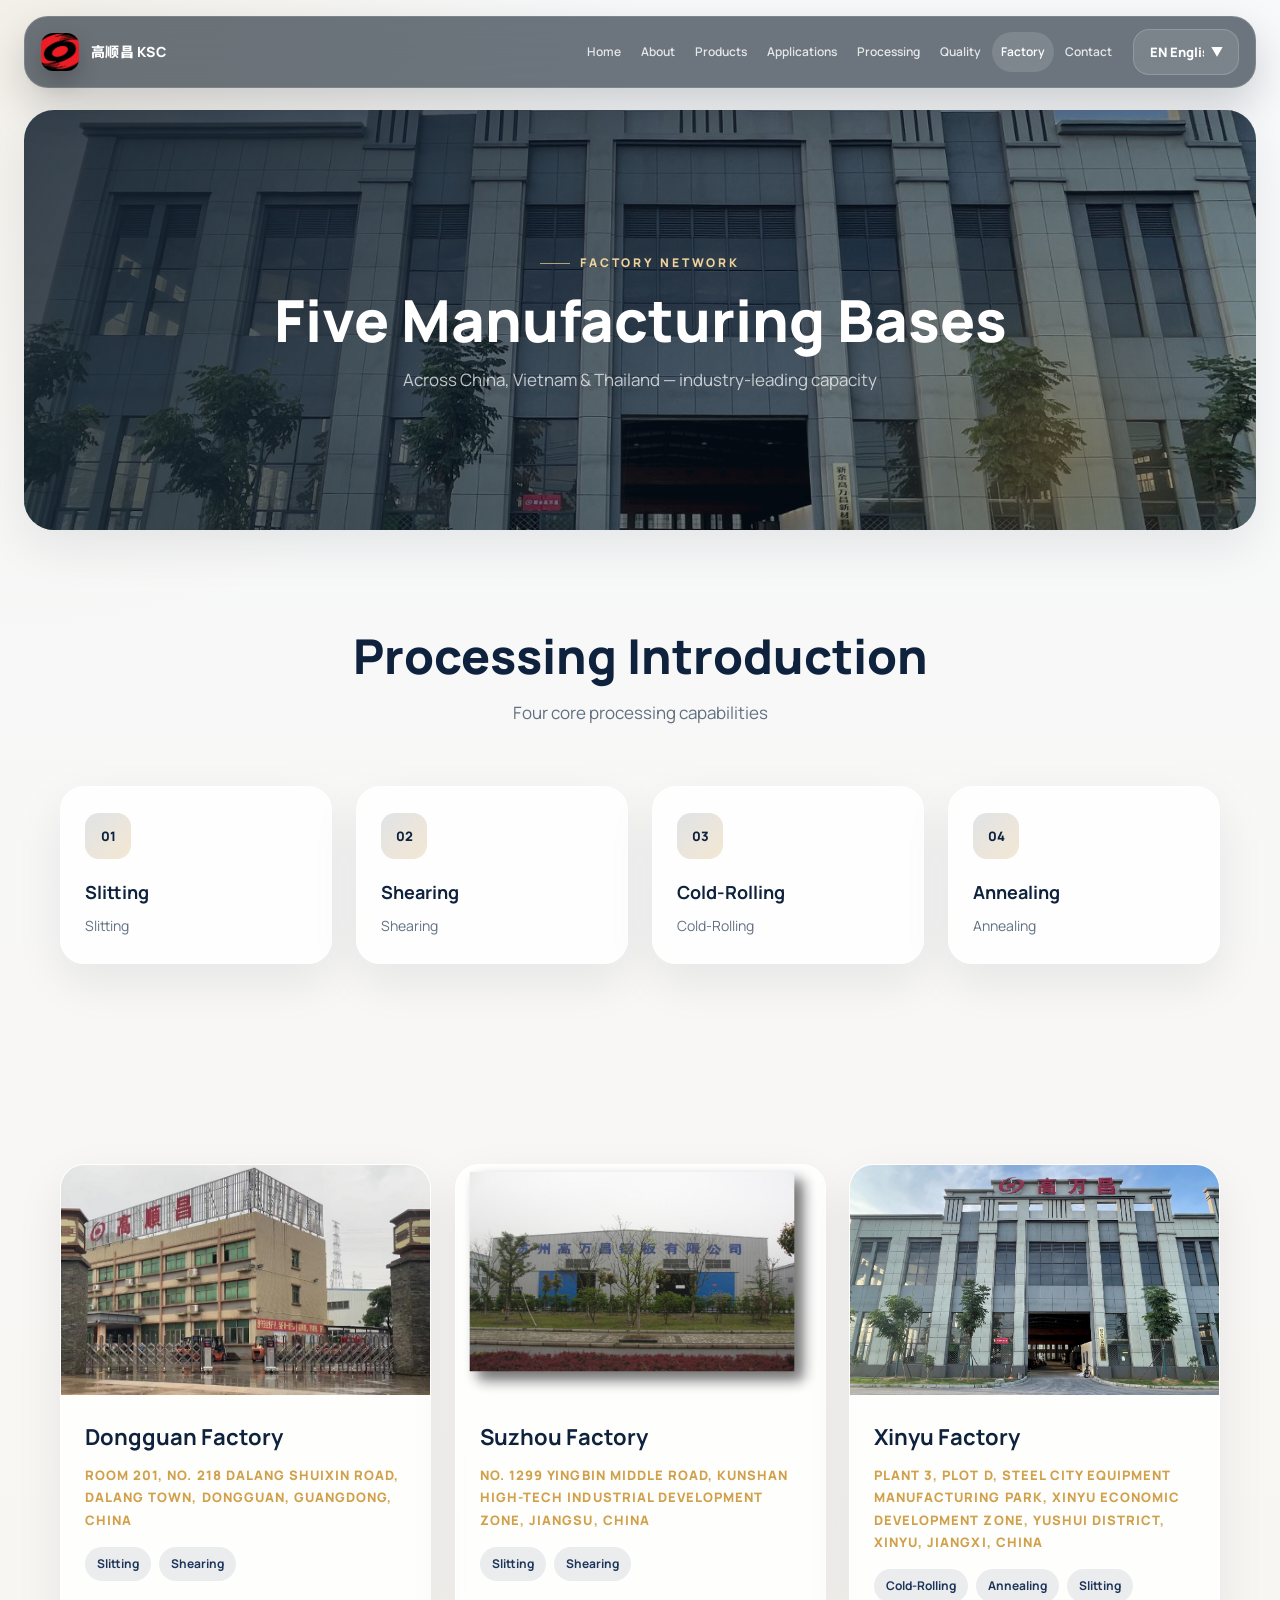
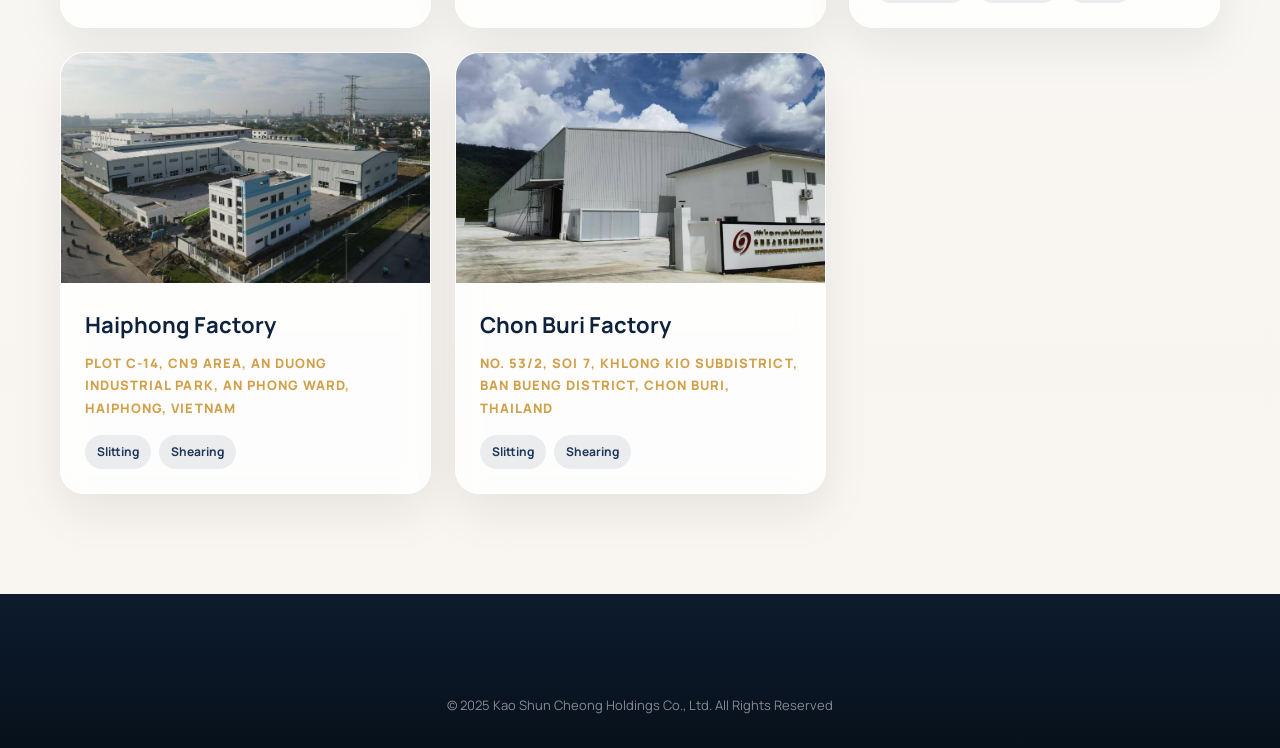
<file: factory.html>
<!DOCTYPE html>
<html lang="zh">
<head>
  <meta charset="UTF-8">
  <meta name="viewport" content="width=device-width, initial-scale=1.0">
  <title>生产基地_东莞_苏州_越南_泰国_高顺昌KSC</title>
  <meta name="description" content="高顺昌KSC在东莞、苏州、新余、越南海防、泰国春武里设有生产基地，提供分条、剪板、冷轧、退火等加工服务。">
  <meta name="keywords" content="生产基地,东莞工厂,苏州工厂,新余工厂,越南工厂,泰国工厂,海防,春武里,跨区域生产,国际交付">
  <link rel="canonical" href="https://ksc-steel.com/factory.html">
  <meta name="robots" content="index,follow">
  <meta property="og:type" content="website">
  <meta property="og:site_name" content="高顺昌 KSC">
  <meta property="og:title" content="中国越南泰国生产基地 | 金属材料分条剪板加工 | KSC">
  <meta property="og:description" content="高顺昌KSC在东莞、苏州、新余、越南海防、泰国春武里设有生产基地，提供分条、剪板、冷轧、退火等加工服务。">
  <meta property="og:url" content="https://ksc-steel.com/factory.html">
  <meta property="og:image" content="https://ksc-steel.com/images/cover.jpeg">
  <meta name="twitter:card" content="summary_large_image">
  <link rel="stylesheet" href="styles.css?v=20260507k">
</head>
<body data-page="factory">

<nav class="navbar">
  <a href="index.html" class="nav-logo">
    <img src="images/ksc-logo-red.jpeg" class="nav-logo-img" alt="KSC" onerror="this.style.display='none'">
    <div class="nav-logo-text">
      <span class="nav-logo-name">高顺昌 KSC</span>
      <span class="nav-logo-sub">金属材料专家</span>
    </div>
  </a>
  <button class="nav-toggle" type="button" aria-label="切换导航" aria-expanded="false">
    <span></span>
    <span></span>
    <span></span>
  </button>
  <ul class="nav-links">
    <li><a href="index.html" data-i18n="nav" data-i18n-key="home">首页</a></li>
    <li><a href="about.html" data-i18n="nav" data-i18n-key="about">关于我们</a></li>
    <li><a href="products.html" data-i18n="nav" data-i18n-key="products">产品中心</a></li>
    <li><a href="applications.html" data-i18n="nav" data-i18n-key="applications">应用案例</a></li>
    <li><a href="processing.html" data-i18n="nav" data-i18n-key="processing">加工能力</a></li>
    <li><a href="quality.html" data-i18n="nav" data-i18n-key="quality">质量交付</a></li>
    <li><a href="factory.html" class="active" data-i18n="nav" data-i18n-key="factory">生产基地</a></li>
    <li><a href="contact.html" data-i18n="nav" data-i18n-key="contact">联系我们</a></li>
  </ul>
  <div class="lang-switcher">
    <select class="lang-select" aria-label="Select language">
      <option value="zh">ZH 中文</option>
      <option value="en">EN English</option>
      <option value="th">TH Thai</option>
      <option value="vi">VN Tieng Viet</option>
    </select>
  </div>
</nav>

<div class="page-header" style="background:url('images/factory-overview.jpeg') center/cover">
  <div class="page-header-overlay"></div>
  <div class="page-header-content">
    <span class="section-kicker light">Factory Network</span>
    <h1 data-i18n="sec" data-i18n-key="fac_h">五大生产基地</h1>
    <p data-i18n="sec" data-i18n-key="fac_p">覆盖中国、越南、泰国，加工产能领先</p>
  </div>
</div>

<!-- PROCESS OVERVIEW -->
<section class="section alt-bg">
  <div class="section-title">
    <h2 data-i18n="factoryPage" data-i18n-key="process_title">加工业务介绍 Processing Introduction</h2>
    <p data-i18n="factoryPage" data-i18n-key="process_desc">四大核心加工能力</p>
  </div>
  <div class="mini-card-grid">
    <div class="mini-card reveal"><div class="mini-card-flag">01</div><h3 data-i18n="factoryPage" data-i18n-key="process1">分条 / 纵剪</h3><p>Slitting</p></div>
    <div class="mini-card reveal"><div class="mini-card-flag">02</div><h3 data-i18n="factoryPage" data-i18n-key="process2">剪板 / 横切</h3><p>Shearing</p></div>
    <div class="mini-card reveal"><div class="mini-card-flag">03</div><h3 data-i18n="factoryPage" data-i18n-key="process3">压延 / 冷轧</h3><p>Cold-Rolling</p></div>
    <div class="mini-card reveal"><div class="mini-card-flag">04</div><h3 data-i18n="factoryPage" data-i18n-key="process4">退火 / 球化退火</h3><p>Annealing</p></div>
  </div>
</section>

<!-- FACTORY CARDS -->
<section class="section">
  <div class="factory-grid">

    <div class="factory-card">
      <img src="images/factory-dongguan.png" class="factory-card-img" alt="Dongguan">
      <div class="factory-card-body">
        <h3 data-i18n="fac" data-i18n-key="dg">东莞工厂</h3>
        <div class="location" data-i18n="factoryPage" data-i18n-key="loc_dg">广东省东莞市大朗镇大朗水新路218号201室</div>
        <div class="capabilities">
          <span class="cap-tag" data-i18n="factoryPage" data-i18n-key="cap_slit">分条 Slitting</span>
          <span class="cap-tag" data-i18n="factoryPage" data-i18n-key="cap_shear">剪板 Shearing</span>
        </div>
      </div>
    </div>

    <div class="factory-card">
      <img src="images/factory-suzhou.png" class="factory-card-img" alt="Suzhou">
      <div class="factory-card-body">
        <h3 data-i18n="fac" data-i18n-key="sz">苏州工厂</h3>
        <div class="location" data-i18n="factoryPage" data-i18n-key="loc_sz">昆山市高新技术开发区迎宾中路1299号</div>
        <div class="capabilities">
          <span class="cap-tag" data-i18n="factoryPage" data-i18n-key="cap_slit">分条 Slitting</span>
          <span class="cap-tag" data-i18n="factoryPage" data-i18n-key="cap_shear">剪板 Shearing</span>
        </div>
      </div>
    </div>

    <div class="factory-card">
      <img src="images/factory-xinyu.png" class="factory-card-img" alt="Xinyu">
      <div class="factory-card-body">
        <h3 data-i18n="fac" data-i18n-key="xy">新余工厂</h3>
        <div class="location" data-i18n="factoryPage" data-i18n-key="loc_xy">江西省新余市渝水区新余经济开发区钢城装备制造园D地块3号厂房</div>
        <div class="capabilities">
          <span class="cap-tag" data-i18n="factoryPage" data-i18n-key="cap_roll">冷轧 Cold-Rolling</span>
          <span class="cap-tag" data-i18n="factoryPage" data-i18n-key="cap_anneal">退火 Annealing</span>
          <span class="cap-tag" data-i18n="factoryPage" data-i18n-key="cap_slit">分条 Slitting</span>
        </div>
      </div>
    </div>

    <div class="factory-card">
      <img src="images/factory-vietnam.png" class="factory-card-img" alt="Vietnam">
      <div class="factory-card-body">
        <h3 data-i18n="fac" data-i18n-key="vn">越南海防工厂</h3>
        <div class="location" data-i18n="factoryPage" data-i18n-key="loc_vn">越南海防市安峰坊安阳工业园区CN9地块C-14地块</div>
        <div class="capabilities">
          <span class="cap-tag" data-i18n="factoryPage" data-i18n-key="cap_slit">分条 Slitting</span>
          <span class="cap-tag" data-i18n="factoryPage" data-i18n-key="cap_shear">剪板 Shearing</span>
        </div>
      </div>
    </div>

    <div class="factory-card">
      <img src="images/factory-thailand.png" class="factory-card-img" alt="Thailand">
      <div class="factory-card-body">
        <h3 data-i18n="fac" data-i18n-key="th">泰国春武里工厂</h3>
        <div class="location" data-i18n="factoryPage" data-i18n-key="loc_th">泰国春武里府班奔县克朗久区第7巷53/2号</div>
        <div class="capabilities">
          <span class="cap-tag" data-i18n="factoryPage" data-i18n-key="cap_slit">分条 Slitting</span>
          <span class="cap-tag" data-i18n="factoryPage" data-i18n-key="cap_shear">剪板 Shearing</span>
        </div>
      </div>
    </div>

  </div>
</section>

<footer class="footer">
  <div style="text-align:center;padding-top:30px">
    <p style="opacity:0.5;font-size:13px" data-i18n="footer" data-i18n-key="copy">&copy; 2025 高顺昌控股有限公司 保留所有权利</p>
  </div>
</footer>

<script src="app.js?v=20260507k"></script>
</body>
</html>
</file>
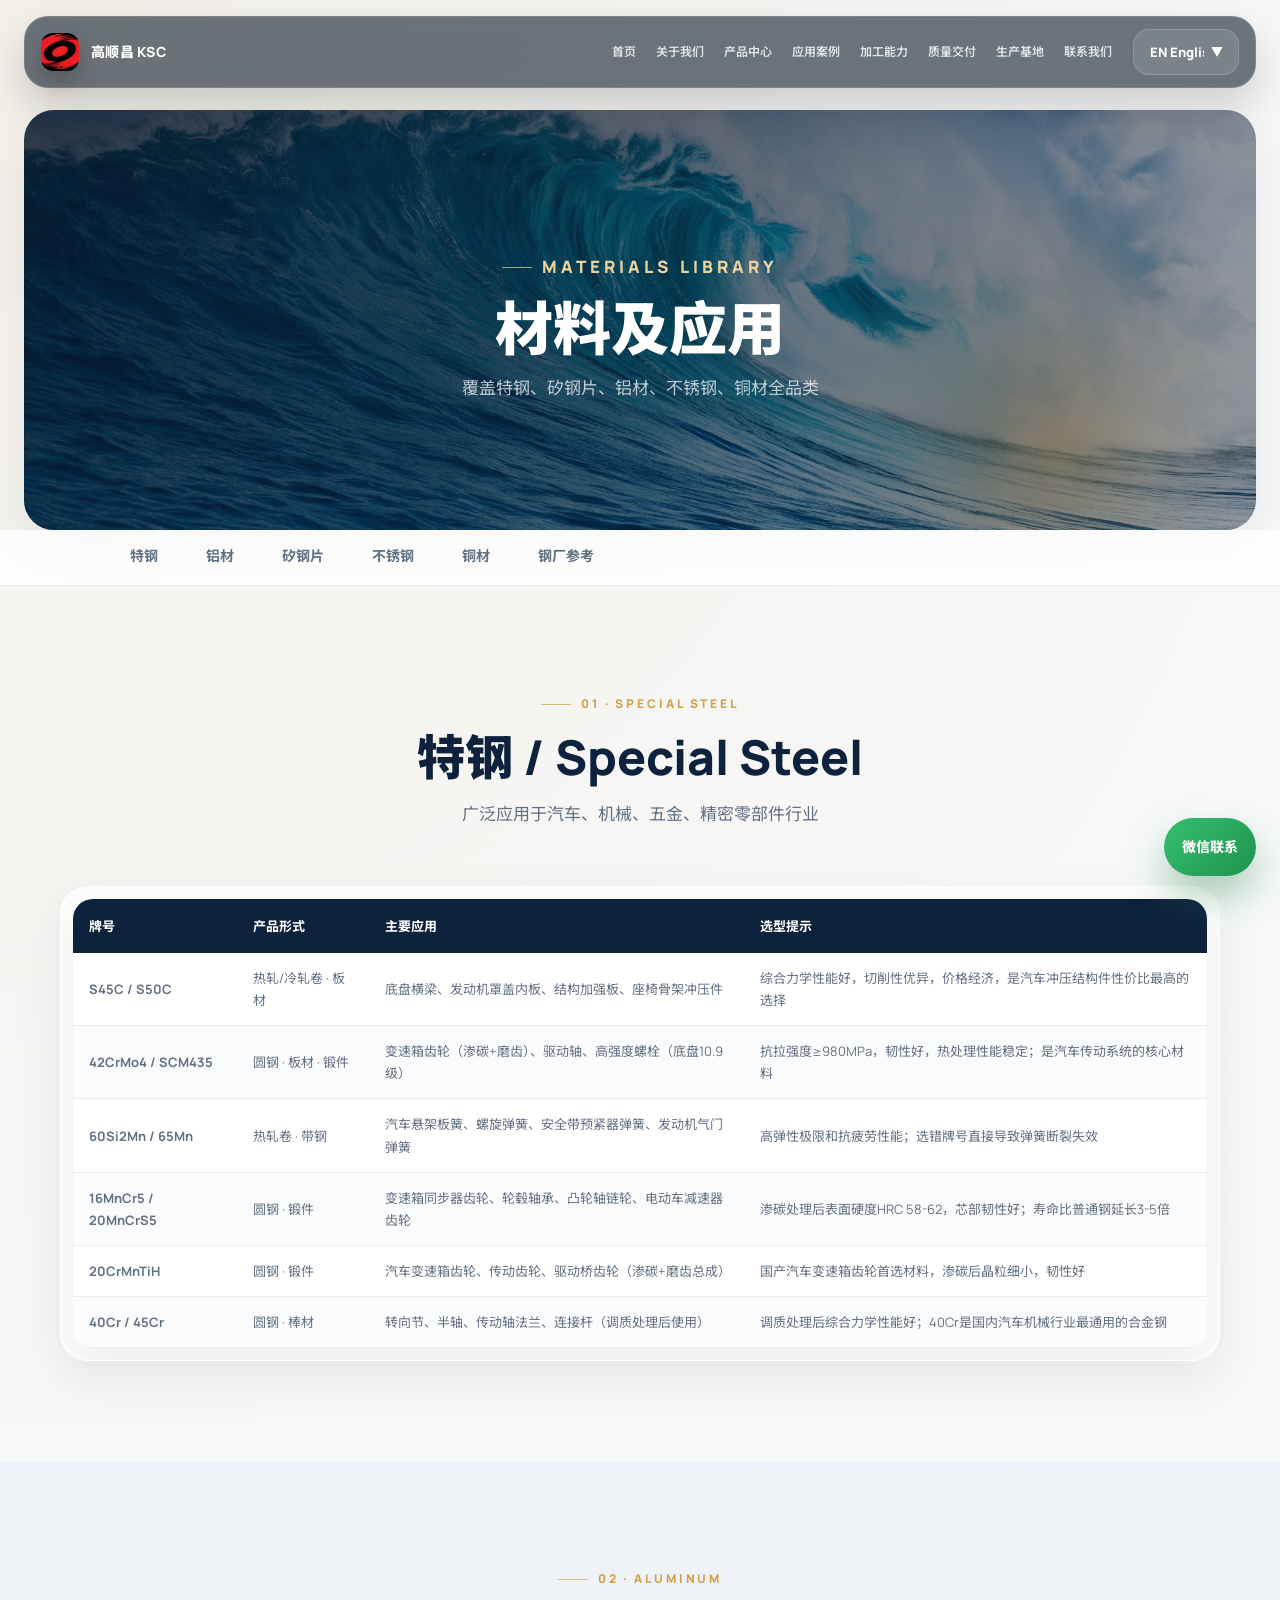
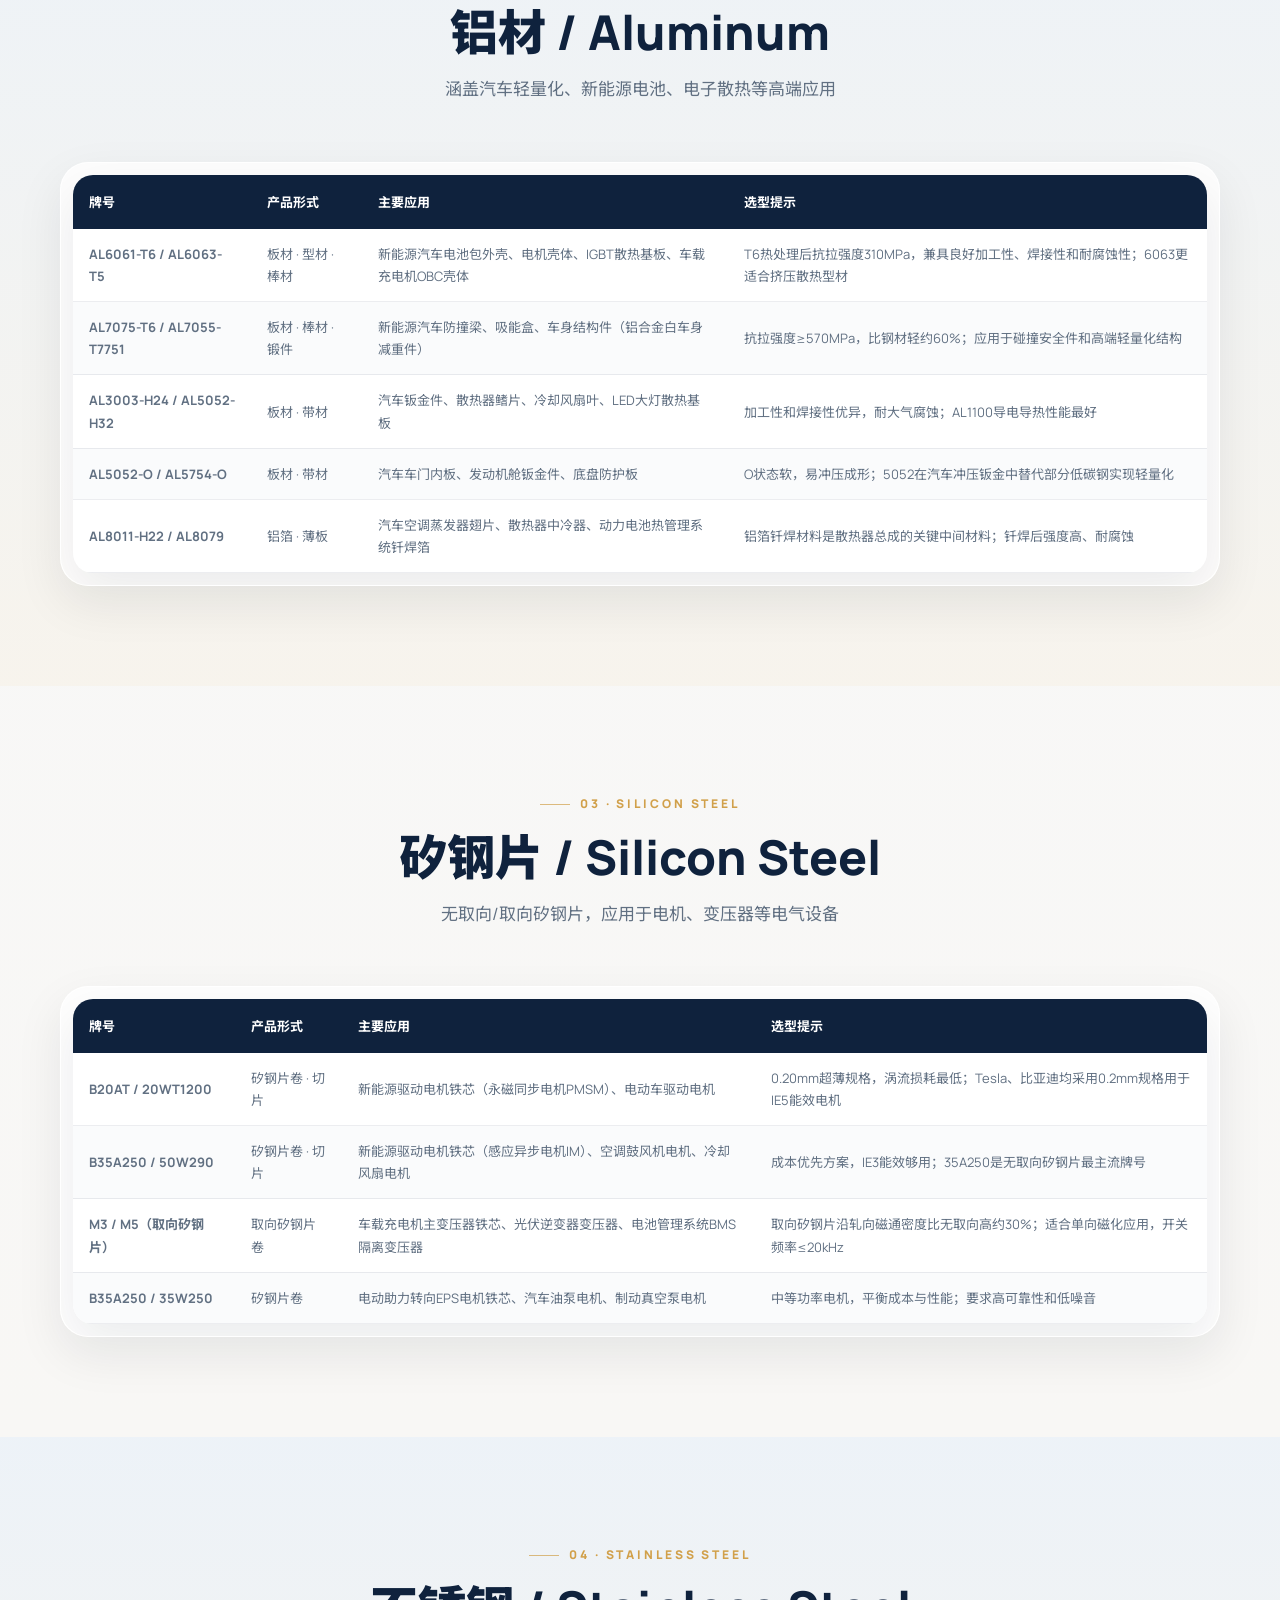
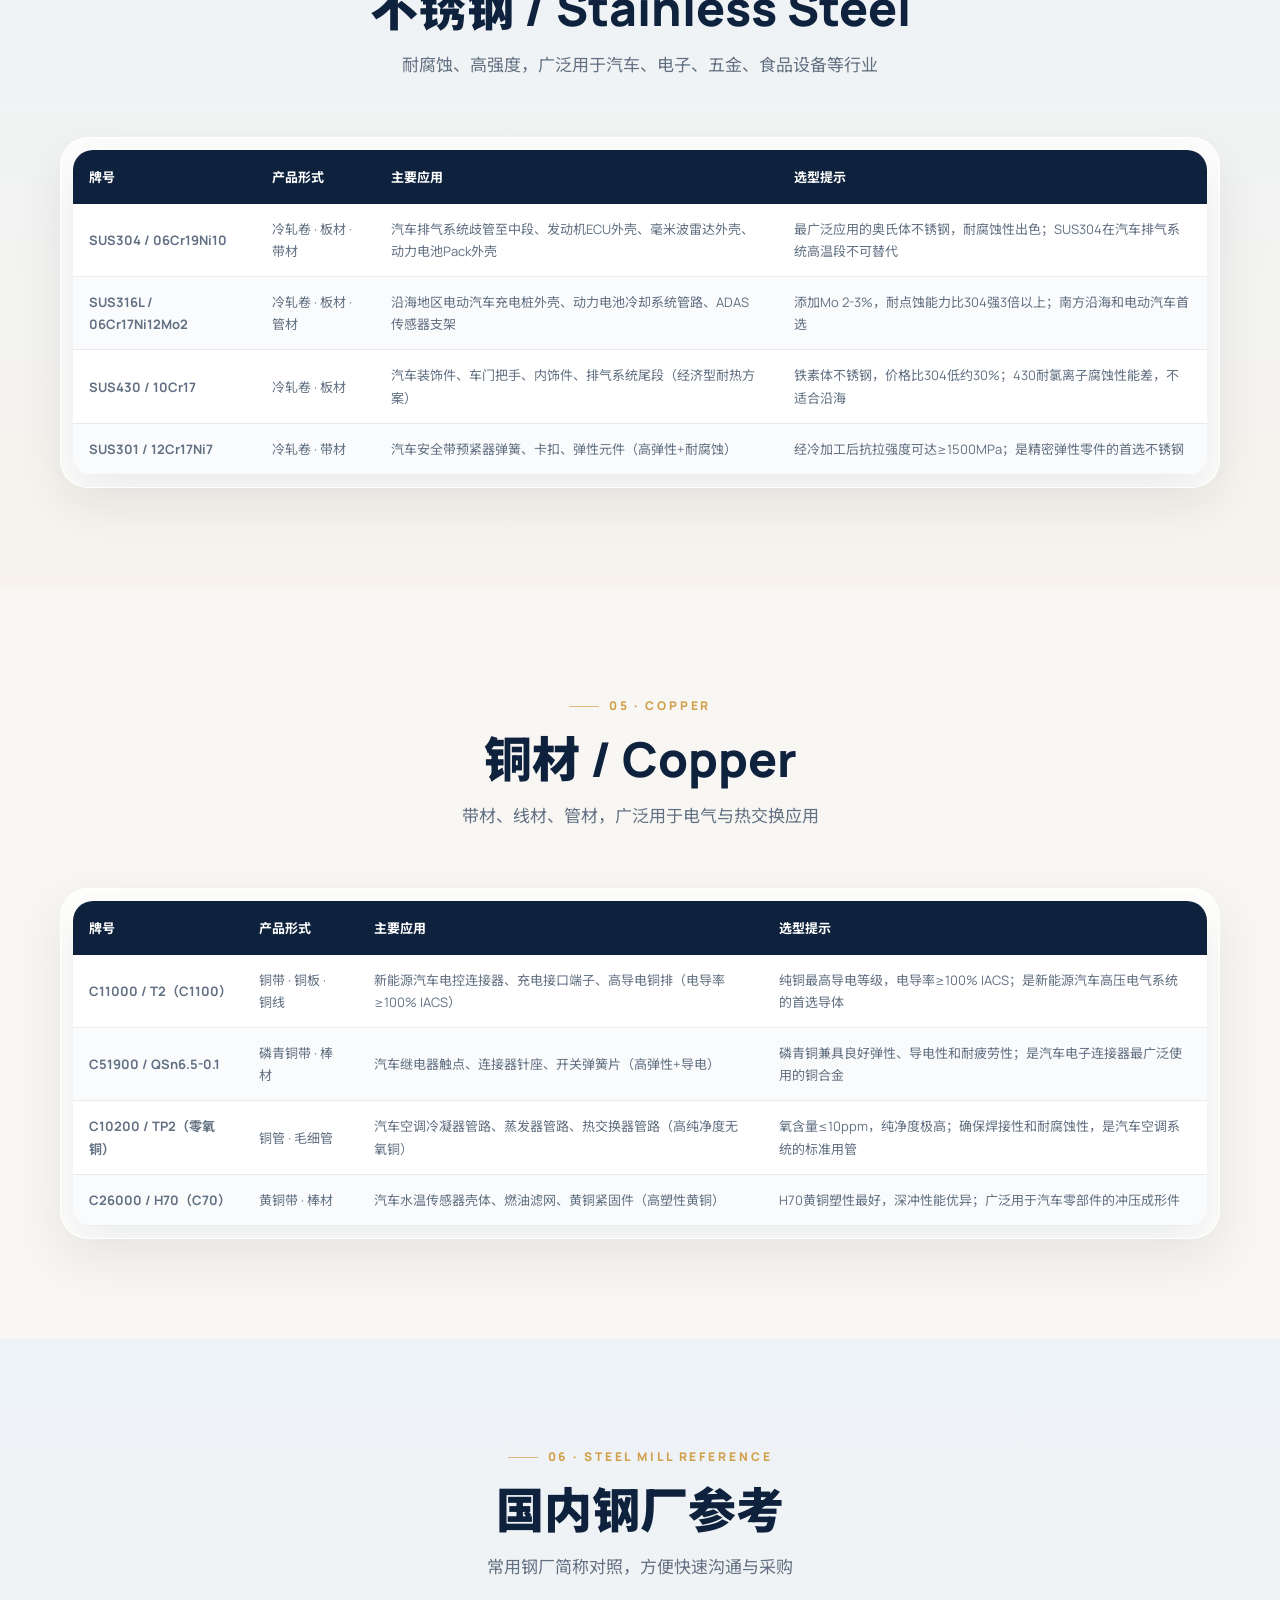
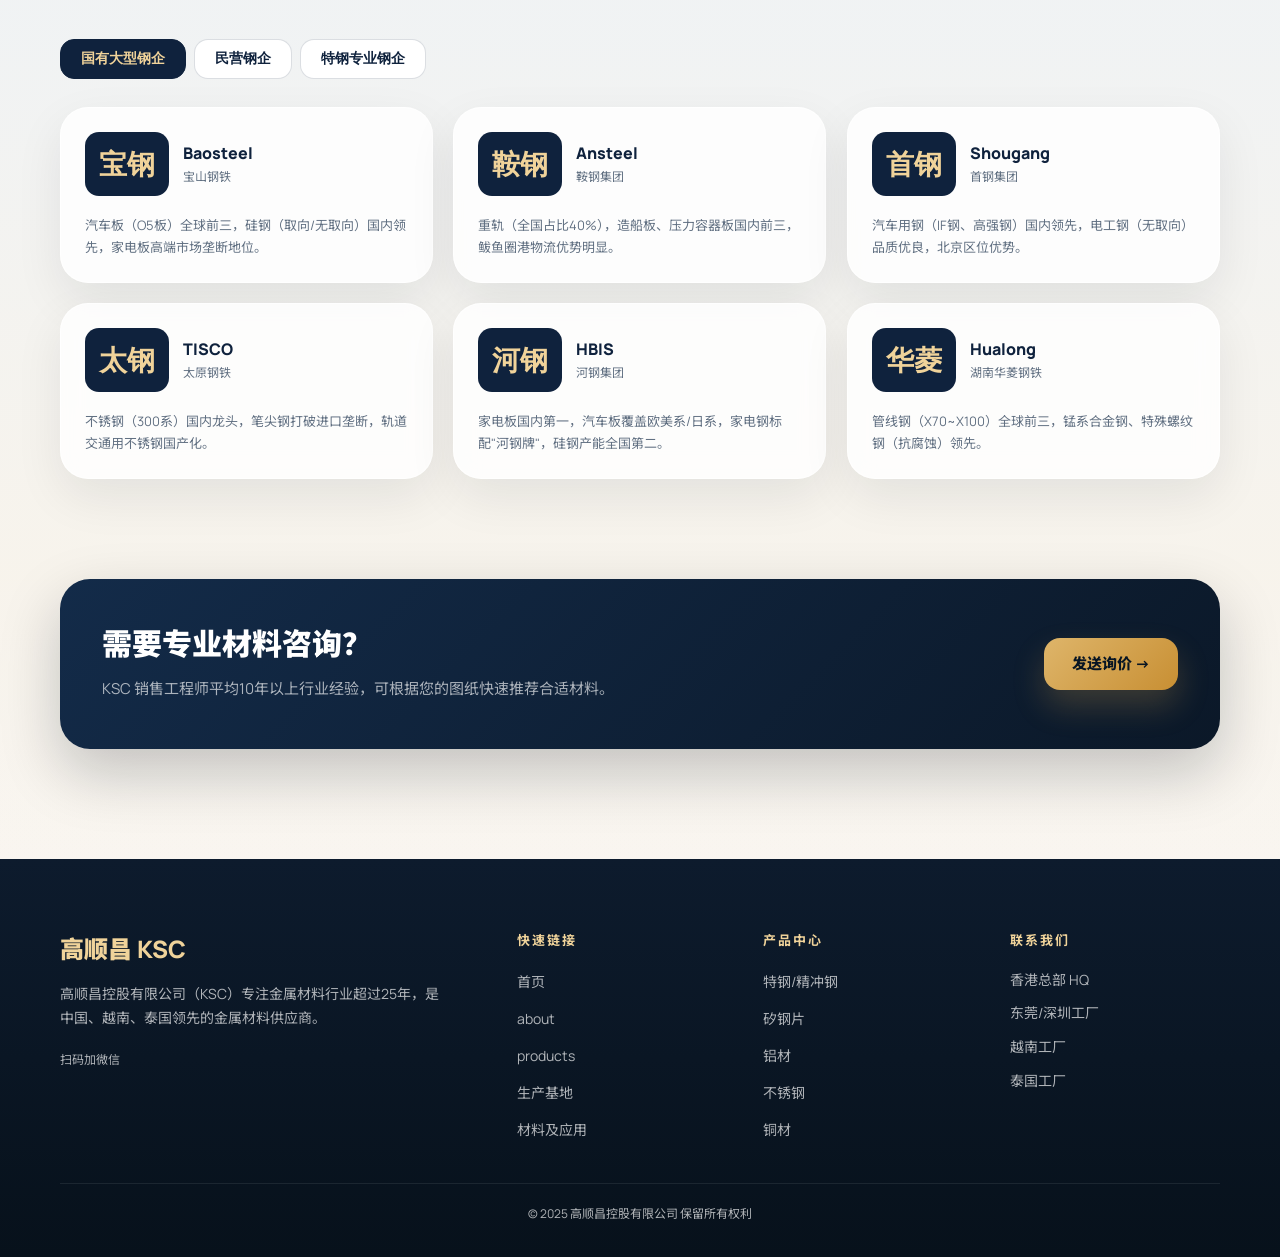
<file: materials.html>
<!DOCTYPE html>
<html lang="zh">
<head>
  <meta charset="UTF-8">
  <meta name="viewport" content="width=device-width, initial-scale=1.0">
  <title>S45C_20CrMnTiH_AL6061_SUS304_B20AT_材料及应用_KSC</title>
  <meta name="description" content="KSC材料及应用页覆盖S45C、42CrMo4、20CrMnTiH、AL6061-T6、AL5052、SUS301、SUS304、B20AT、50W290、C52100等常用产品型号，适用于汽车冲压件、新能源电驱、电子散热与精密零件。">
  <meta name="keywords" content="特钢型号,S45C,42CrMo4,20CrMnTiH,65Mn,铝材型号,AL6061,AL7075,AL5052,不锈钢型号,SUS301,SUS304,SUS316,矽钢片型号,B20AT,50W290,铜材型号,C11000,C51900,材料库,选型">
  <meta name="robots" content="index,follow">
  <meta property="og:type" content="website">
  <meta property="og:site_name" content="高顺昌 KSC">
  <meta property="og:title" content="S45C_20CrMnTiH_AL6061_SUS304_B20AT_材料及应用_KSC">
  <meta property="og:description" content="KSC材料及应用页覆盖S45C、42CrMo4、20CrMnTiH、AL6061-T6、AL5052、SUS301、SUS304、B20AT、50W290、C52100等常用产品型号，适用于汽车冲压件、新能源电驱、电子散热与精密零件。">
  <meta property="og:url" content="https://ksc-steel.com/materials.html">
  <meta property="og:image" content="https://ksc-steel.com/images/cover.jpeg">
  <meta name="twitter:card" content="summary_large_image">
  <link rel="stylesheet" href="styles.css">
<link rel="canonical" href="https://ksc-steel.com/materials.html">
</head>
<body data-page="materials">

<!-- NAVBAR (SAME AS OTHER PAGES) -->
<nav class="navbar">
  <a href="index.html" class="nav-logo">
    <img src="images/ksc-logo-red.jpeg" class="nav-logo-img" alt="KSC" onerror="this.style.display='none'">
    <div class="nav-logo-text">
      <span class="nav-logo-name">高顺昌 KSC</span>
      <span class="nav-logo-sub">金属材料专家</span>
    </div>
  </a>
  <button class="nav-toggle" type="button" aria-label="切换导航" aria-expanded="false"><span></span><span></span><span></span></button>
  <ul class="nav-links">
    <li><a href="index.html">首页</a></li>
    <li><a href="about.html">关于我们</a></li>
    <li><a href="products.html">产品中心</a></li>
    <li><a href="applications.html">应用案例</a></li>
    <li><a href="processing.html">加工能力</a></li>
    <li><a href="quality.html">质量交付</a></li>
    <li><a href="factory.html">生产基地</a></li>
    <li><a href="contact.html">联系我们</a></li>
  </ul>
  <div class="lang-switcher">
    <select class="lang-select" aria-label="Select language">
      <option value="zh">ZH 中文</option>
      <option value="en">EN English</option>
      <option value="th">TH Thai</option>
      <option value="vi">VN Tieng Viet</option>
    </select>
  </div>
</nav>

<!-- PAGE HEADER -->
<header class="page-header" style="background-image: url('images/cover.jpg');">
  <div class="page-header-overlay"></div>
  <div class="page-header-content">
    <p class="section-kicker light">Materials Library</p>
    <h1>材料及应用</h1>
    <p>覆盖特钢、矽钢片、铝材、不锈钢、铜材全品类</p>
  </div>
</header>

<!-- MATERIALS NAV PILLS -->
<div style="background: rgba(255,255,255,0.78); border-bottom: 1px solid rgba(15,34,61,0.08); position: sticky; top: 80px; z-index: 90;">
  <div style="max-width: 1180px; margin: 0 auto; padding: 0 60px; display: flex; gap: 8px; overflow-x: auto;">
    <a href="#steel"    class="mat-pill" style="display:block;padding:14px 20px;white-space:nowrap;color:var(--muted);font-size:14px;font-weight:700;text-decoration:none;border-bottom:3px solid transparent;transition:all 0.2s;">特钢</a>
    <a href="#aluminum" class="mat-pill"   style="display:block;padding:14px 20px;white-space:nowrap;color:var(--muted);font-size:14px;font-weight:700;text-decoration:none;border-bottom:3px solid transparent;transition:all 0.2s;">铝材</a>
    <a href="#silicon"  class="mat-pill"   style="display:block;padding:14px 20px;white-space:nowrap;color:var(--muted);font-size:14px;font-weight:700;text-decoration:none;border-bottom:3px solid transparent;transition:all 0.2s;">矽钢片</a>
    <a href="#stainless"class="mat-pill"     style="display:block;padding:14px 20px;white-space:nowrap;color:var(--muted);font-size:14px;font-weight:700;text-decoration:none;border-bottom:3px solid transparent;transition:all 0.2s;">不锈钢</a>
    <a href="#copper"   class="mat-pill"     style="display:block;padding:14px 20px;white-space:nowrap;color:var(--muted);font-size:14px;font-weight:700;text-decoration:none;border-bottom:3px solid transparent;transition:all 0.2s;">铜材</a>
    <a href="#mills"    class="mat-pill"style="display:block;padding:14px 20px;white-space:nowrap;color:var(--muted);font-size:14px;font-weight:700;text-decoration:none;border-bottom:3px solid transparent;transition:all 0.2s;">钢厂参考</a>
  </div>
</div>

<style>
  .mat-pill:hover, .mat-pill.active { color: var(--accent) !important; border-bottom-color: var(--accent) !important; }
</style>

<!-- STEEL SECTION -->
<section id="steel" class="section">
  <div style="max-width: 1180px; margin: 0 auto;">

    <div class="section-title">
      <span class="section-kicker">01 · Special Steel</span>
      <h2>特钢 / Special Steel</h2>
      <p>广泛应用于汽车、机械、五金、精密零部件行业</p>
    </div>

    <!-- Steel table -->
    <div class="table-shell">
      <table class="materials-table">
        <thead>
          <tr>
            <th  >牌号</th>
            <th>产品形式</th>
            <th     >主要应用</th>
            <th     >选型提示</th>
          </tr>
        </thead>
        <tbody>
          <tr>
            <td><strong>S45C / S50C</strong></td>
            <td>热轧/冷轧卷 · 板材</td>
            <td>底盘横梁、发动机罩盖内板、结构加强板、座椅骨架冲压件</td>
            <td>综合力学性能好，切削性优异，价格经济，是汽车冲压结构件性价比最高的选择</td>
          </tr>
          <tr>
            <td><strong>42CrMo4 / SCM435</strong></td>
            <td>圆钢 · 板材 · 锻件</td>
            <td>变速箱齿轮（渗碳+磨齿）、驱动轴、高强度螺栓（底盘10.9级）</td>
            <td>抗拉强度≥980MPa，韧性好，热处理性能稳定；是汽车传动系统的核心材料</td>
          </tr>
          <tr>
            <td><strong>60Si2Mn / 65Mn</strong></td>
            <td>热轧卷 · 带钢</td>
            <td>汽车悬架板簧、螺旋弹簧、安全带预紧器弹簧、发动机气门弹簧</td>
            <td>高弹性极限和抗疲劳性能；选错牌号直接导致弹簧断裂失效</td>
          </tr>
          <tr>
            <td><strong>16MnCr5 / 20MnCrS5</strong></td>
            <td>圆钢 · 锻件</td>
            <td>变速箱同步器齿轮、轮毂轴承、凸轮轴链轮、电动车减速器齿轮</td>
            <td>渗碳处理后表面硬度HRC 58-62，芯部韧性好；寿命比普通钢延长3-5倍</td>
          </tr>
          <tr>
            <td><strong>20CrMnTiH</strong></td>
            <td>圆钢 · 锻件</td>
            <td>汽车变速箱齿轮、传动齿轮、驱动桥齿轮（渗碳+磨齿总成）</td>
            <td>国产汽车变速箱齿轮首选材料，渗碳后晶粒细小，韧性好</td>
          </tr>
          <tr>
            <td><strong>40Cr / 45Cr</strong></td>
            <td>圆钢 · 棒材</td>
            <td>转向节、半轴、传动轴法兰、连接杆（调质处理后使用）</td>
            <td>调质处理后综合力学性能好；40Cr是国内汽车机械行业最通用的合金钢</td>
          </tr>
        </tbody>
      </table>
    </div>

  </div>
</section>

<!-- ALUMINUM SECTION -->
<section id="aluminum" class="section section-tint">
  <div style="max-width: 1180px; margin: 0 auto;">

    <div class="section-title">
      <span class="section-kicker">02 · Aluminum</span>
      <h2>铝材 / Aluminum</h2>
      <p>涵盖汽车轻量化、新能源电池、电子散热等高端应用</p>
    </div>

    <div class="table-shell">
      <table class="materials-table">
        <thead>
          <tr>
            <th  >牌号</th>
            <th>产品形式</th>
            <th     >主要应用</th>
            <th     >选型提示</th>
          </tr>
        </thead>
        <tbody>
          <tr>
            <td><strong>AL6061-T6 / AL6063-T5</strong></td>
            <td>板材 · 型材 · 棒材</td>
            <td>新能源汽车电池包外壳、电机壳体、IGBT散热基板、车载充电机OBC壳体</td>
            <td>T6热处理后抗拉强度310MPa，兼具良好加工性、焊接性和耐腐蚀性；6063更适合挤压散热型材</td>
          </tr>
          <tr>
            <td><strong>AL7075-T6 / AL7055-T7751</strong></td>
            <td>板材 · 棒材 · 锻件</td>
            <td>新能源汽车防撞梁、吸能盒、车身结构件（铝合金白车身减重件）</td>
            <td>抗拉强度≥570MPa，比钢材轻约60%；应用于碰撞安全件和高端轻量化结构</td>
          </tr>
          <tr>
            <td><strong>AL3003-H24 / AL5052-H32</strong></td>
            <td>板材 · 带材</td>
            <td>汽车钣金件、散热器鳍片、冷却风扇叶、LED大灯散热基板</td>
            <td>加工性和焊接性优异，耐大气腐蚀；AL1100导电导热性能最好</td>
          </tr>
          <tr>
            <td><strong>AL5052-O / AL5754-O</strong></td>
            <td>板材 · 带材</td>
            <td>汽车车门内板、发动机舱钣金件、底盘防护板</td>
            <td>O状态软，易冲压成形；5052在汽车冲压钣金中替代部分低碳钢实现轻量化</td>
          </tr>
          <tr>
            <td><strong>AL8011-H22 / AL8079</strong></td>
            <td>铝箔 · 薄板</td>
            <td>汽车空调蒸发器翅片、散热器中冷器、动力电池热管理系统钎焊箔</td>
            <td>铝箔钎焊材料是散热器总成的关键中间材料；钎焊后强度高、耐腐蚀</td>
          </tr>
        </tbody>
      </table>
    </div>

  </div>
</section>

<!-- SILICON STEEL SECTION -->
<section id="silicon" class="section">
  <div style="max-width: 1180px; margin: 0 auto;">

    <div class="section-title">
      <span class="section-kicker">03 · Silicon Steel</span>
      <h2>矽钢片 / Silicon Steel</h2>
      <p>无取向/取向矽钢片，应用于电机、变压器等电气设备</p>
    </div>

    <div class="table-shell">
      <table class="materials-table">
        <thead>
          <tr>
            <th  >牌号</th>
            <th>产品形式</th>
            <th     >主要应用</th>
            <th     >选型提示</th>
          </tr>
        </thead>
        <tbody>
          <tr>
            <td><strong>B20AT / 20WT1200</strong></td>
            <td>矽钢片卷 · 切片</td>
            <td>新能源驱动电机铁芯（永磁同步电机PMSM）、电动车驱动电机</td>
            <td>0.20mm超薄规格，涡流损耗最低；Tesla、比亚迪均采用0.2mm规格用于IE5能效电机</td>
          </tr>
          <tr>
            <td><strong>B35A250 / 50W290</strong></td>
            <td>矽钢片卷 · 切片</td>
            <td>新能源驱动电机铁芯（感应异步电机IM）、空调鼓风机电机、冷却风扇电机</td>
            <td>成本优先方案，IE3能效够用；35A250是无取向矽钢片最主流牌号</td>
          </tr>
          <tr>
            <td><strong>M3 / M5（取向矽钢片）</strong></td>
            <td>取向矽钢片卷</td>
            <td>车载充电机主变压器铁芯、光伏逆变器变压器、电池管理系统BMS隔离变压器</td>
            <td>取向矽钢片沿轧向磁通密度比无取向高约30%；适合单向磁化应用，开关频率≤20kHz</td>
          </tr>
          <tr>
            <td><strong>B35A250 / 35W250</strong></td>
            <td>矽钢片卷</td>
            <td>电动助力转向EPS电机铁芯、汽车油泵电机、制动真空泵电机</td>
            <td>中等功率电机，平衡成本与性能；要求高可靠性和低噪音</td>
          </tr>
        </tbody>
      </table>
    </div>

  </div>
</section>

<!-- STAINLESS STEEL SECTION -->
<section id="stainless" class="section section-tint">
  <div style="max-width: 1180px; margin: 0 auto;">

    <div class="section-title">
      <span class="section-kicker">04 · Stainless Steel</span>
      <h2>不锈钢 / Stainless Steel</h2>
      <p>耐腐蚀、高强度，广泛用于汽车、电子、五金、食品设备等行业</p>
    </div>

    <div class="table-shell">
      <table class="materials-table">
        <thead>
          <tr>
            <th  >牌号</th>
            <th>产品形式</th>
            <th     >主要应用</th>
            <th     >选型提示</th>
          </tr>
        </thead>
        <tbody>
          <tr>
            <td><strong>SUS304 / 06Cr19Ni10</strong></td>
            <td>冷轧卷 · 板材 · 带材</td>
            <td>汽车排气系统歧管至中段、发动机ECU外壳、毫米波雷达外壳、动力电池Pack外壳</td>
            <td>最广泛应用的奥氏体不锈钢，耐腐蚀性出色；SUS304在汽车排气系统高温段不可替代</td>
          </tr>
          <tr>
            <td><strong>SUS316L / 06Cr17Ni12Mo2</strong></td>
            <td>冷轧卷 · 板材 · 管材</td>
            <td>沿海地区电动汽车充电桩外壳、动力电池冷却系统管路、ADAS传感器支架</td>
            <td>添加Mo 2-3%，耐点蚀能力比304强3倍以上；南方沿海和电动汽车首选</td>
          </tr>
          <tr>
            <td><strong>SUS430 / 10Cr17</strong></td>
            <td>冷轧卷 · 板材</td>
            <td>汽车装饰件、车门把手、内饰件、排气系统尾段（经济型耐热方案）</td>
            <td>铁素体不锈钢，价格比304低约30%；430耐氯离子腐蚀性能差，不适合沿海</td>
          </tr>
          <tr>
            <td><strong>SUS301 / 12Cr17Ni7</strong></td>
            <td>冷轧卷 · 带材</td>
            <td>汽车安全带预紧器弹簧、卡扣、弹性元件（高弹性+耐腐蚀）</td>
            <td>经冷加工后抗拉强度可达≥1500MPa；是精密弹性零件的首选不锈钢</td>
          </tr>
        </tbody>
      </table>
    </div>

  </div>
</section>

<!-- COPPER SECTION -->
<section id="copper" class="section">
  <div style="max-width: 1180px; margin: 0 auto;">

    <div class="section-title">
      <span class="section-kicker">05 · Copper</span>
      <h2>铜材 / Copper</h2>
      <p>带材、线材、管材，广泛用于电气与热交换应用</p>
    </div>

    <div class="table-shell">
      <table class="materials-table">
        <thead>
          <tr>
            <th  >牌号</th>
            <th>产品形式</th>
            <th     >主要应用</th>
            <th     >选型提示</th>
          </tr>
        </thead>
        <tbody>
          <tr>
            <td><strong>C11000 / T2（C1100）</strong></td>
            <td>铜带 · 铜板 · 铜线</td>
            <td>新能源汽车电控连接器、充电接口端子、高导电铜排（电导率≥100% IACS）</td>
            <td>纯铜最高导电等级，电导率≥100% IACS；是新能源汽车高压电气系统的首选导体</td>
          </tr>
          <tr>
            <td><strong>C51900 / QSn6.5-0.1</strong></td>
            <td>磷青铜带 · 棒材</td>
            <td>汽车继电器触点、连接器针座、开关弹簧片（高弹性+导电）</td>
            <td>磷青铜兼具良好弹性、导电性和耐疲劳性；是汽车电子连接器最广泛使用的铜合金</td>
          </tr>
          <tr>
            <td><strong>C10200 / TP2（零氧铜）</strong></td>
            <td>铜管 · 毛细管</td>
            <td>汽车空调冷凝器管路、蒸发器管路、热交换器管路（高纯净度无氧铜）</td>
            <td>氧含量≤10ppm，纯净度极高；确保焊接性和耐腐蚀性，是汽车空调系统的标准用管</td>
          </tr>
          <tr>
            <td><strong>C26000 / H70（C70）</strong></td>
            <td>黄铜带 · 棒材</td>
            <td>汽车水温传感器壳体、燃油滤网、黄铜紧固件（高塑性黄铜）</td>
            <td>H70黄铜塑性最好，深冲性能优异；广泛用于汽车零部件的冲压成形件</td>
          </tr>
        </tbody>
      </table>
    </div>

  </div>
</section>

<!-- STEEL MILLS SECTION -->
<section id="mills" class="section section-tint">
  <div style="max-width: 1180px; margin: 0 auto;">

    <div class="section-title">
      <span class="section-kicker">06 · Steel Mill Reference</span>
      <h2>国内钢厂参考</h2>
      <p>常用钢厂简称对照，方便快速沟通与采购</p>
    </div>

    <!-- Mill type tabs -->
    <div style="display:flex;gap:8px;margin-bottom:28px;flex-wrap:wrap;">
      <button class="mill-tab-btn active" onclick="showMillTab('gov')" style="padding:10px 20px;border-radius:14px;border:1px solid rgba(15,34,61,0.15);background:#fff;cursor:pointer;font-weight:700;font-size:14px;color:var(--primary);transition:all 0.2s;">国有大型钢企</button>
      <button class="mill-tab-btn" onclick="showMillTab('pri')" style="padding:10px 20px;border-radius:14px;border:1px solid rgba(15,34,61,0.15);background:#fff;cursor:pointer;font-weight:700;font-size:14px;color:var(--primary);transition:all 0.2s;">民营钢企</button>
      <button class="mill-tab-btn" onclick="showMillTab('spe')" style="padding:10px 20px;border-radius:14px;border:1px solid rgba(15,34,61,0.15);background:#fff;cursor:pointer;font-weight:700;font-size:14px;color:var(--primary);transition:all 0.2s;">特钢专业钢企</button>
    </div>

    <style>.mill-tab-btn:hover,.mill-tab-btn.active{background:var(--primary)!important;color:var(--accent-soft)!important;border-color:var(--primary)!important;}</style>

    <!-- Government mills -->
    <div id="mills-gov" class="mill-grid">
      <div class="info-panel" style="padding:24px;">
        <div style="display:flex;align-items:center;gap:14px;margin-bottom:14px;">
          <div style="background:var(--primary);color:var(--accent-soft);font-weight:900;font-size:28px;font-family:'Manrope',sans-serif;padding:8px 14px;border-radius:14px;">宝钢</div>
          <div><div style="font-weight:800;color:var(--primary);font-size:16px;">Baosteel</div><div style="color:var(--muted);font-size:12px;">宝山钢铁</div></div>
        </div>
        <p style="color:var(--muted);font-size:13px;line-height:1.7;">汽车板（O5板）全球前三，硅钢（取向/无取向）国内领先，家电板高端市场垄断地位。</p>
      </div>
      <div class="info-panel" style="padding:24px;">
        <div style="display:flex;align-items:center;gap:14px;margin-bottom:14px;">
          <div style="background:var(--primary);color:var(--accent-soft);font-weight:900;font-size:28px;font-family:'Manrope',sans-serif;padding:8px 14px;border-radius:14px;">鞍钢</div>
          <div><div style="font-weight:800;color:var(--primary);font-size:16px;">Ansteel</div><div style="color:var(--muted);font-size:12px;">鞍钢集团</div></div>
        </div>
        <p style="color:var(--muted);font-size:13px;line-height:1.7;">重轨（全国占比40%），造船板、压力容器板国内前三，鲅鱼圈港物流优势明显。</p>
      </div>
      <div class="info-panel" style="padding:24px;">
        <div style="display:flex;align-items:center;gap:14px;margin-bottom:14px;">
          <div style="background:var(--primary);color:var(--accent-soft);font-weight:900;font-size:28px;font-family:'Manrope',sans-serif;padding:8px 14px;border-radius:14px;">首钢</div>
          <div><div style="font-weight:800;color:var(--primary);font-size:16px;">Shougang</div><div style="color:var(--muted);font-size:12px;">首钢集团</div></div>
        </div>
        <p style="color:var(--muted);font-size:13px;line-height:1.7;">汽车用钢（IF钢、高强钢）国内领先，电工钢（无取向）品质优良，北京区位优势。</p>
      </div>
      <div class="info-panel" style="padding:24px;">
        <div style="display:flex;align-items:center;gap:14px;margin-bottom:14px;">
          <div style="background:var(--primary);color:var(--accent-soft);font-weight:900;font-size:28px;font-family:'Manrope',sans-serif;padding:8px 14px;border-radius:14px;">太钢</div>
          <div><div style="font-weight:800;color:var(--primary);font-size:16px;">TISCO</div><div style="color:var(--muted);font-size:12px;">太原钢铁</div></div>
        </div>
        <p style="color:var(--muted);font-size:13px;line-height:1.7;">不锈钢（300系）国内龙头，笔尖钢打破进口垄断，轨道交通用不锈钢国产化。</p>
      </div>
      <div class="info-panel" style="padding:24px;">
        <div style="display:flex;align-items:center;gap:14px;margin-bottom:14px;">
          <div style="background:var(--primary);color:var(--accent-soft);font-weight:900;font-size:28px;font-family:'Manrope',sans-serif;padding:8px 14px;border-radius:14px;">河钢</div>
          <div><div style="font-weight:800;color:var(--primary);font-size:16px;">HBIS</div><div style="color:var(--muted);font-size:12px;">河钢集团</div></div>
        </div>
        <p style="color:var(--muted);font-size:13px;line-height:1.7;">家电板国内第一，汽车板覆盖欧美系/日系，家电钢标配"河钢牌"，硅钢产能全国第二。</p>
      </div>
      <div class="info-panel" style="padding:24px;">
        <div style="display:flex;align-items:center;gap:14px;margin-bottom:14px;">
          <div style="background:var(--primary);color:var(--accent-soft);font-weight:900;font-size:28px;font-family:'Manrope',sans-serif;padding:8px 14px;border-radius:14px;">华菱</div>
          <div><div style="font-weight:800;color:var(--primary);font-size:16px;">Hualong</div><div style="color:var(--muted);font-size:12px;">湖南华菱钢铁</div></div>
        </div>
        <p style="color:var(--muted);font-size:13px;line-height:1.7;">管线钢（X70~X100）全球前三，锰系合金钢、特殊螺纹钢（抗腐蚀）领先。</p>
      </div>
    </div>

    <!-- Private mills -->
    <div id="mills-pri" class="mill-grid" style="display:none;">
      <div class="info-panel" style="padding:24px;">
        <div style="display:flex;align-items:center;gap:14px;margin-bottom:14px;">
          <div style="background:var(--primary);color:var(--accent-soft);font-weight:900;font-size:28px;font-family:'Manrope',sans-serif;padding:8px 14px;border-radius:14px;">建龙</div>
          <div><div style="font-weight:800;color:var(--primary);font-size:16px;">Jianlong</div><div style="color:var(--muted);font-size:12px;">北京建龙重工</div></div>
        </div>
        <p style="color:var(--muted);font-size:13px;line-height:1.7;">特钢（轴承钢、齿轮钢）快速扩张，轴承钢供应多家车厂，钒产品（全钒液流电池）全产业链。</p>
      </div>
      <div class="info-panel" style="padding:24px;">
        <div style="display:flex;align-items:center;gap:14px;margin-bottom:14px;">
          <div style="background:var(--primary);color:var(--accent-soft);font-weight:900;font-size:28px;font-family:'Manrope',sans-serif;padding:8px 14px;border-radius:14px;">方大</div>
          <div><div style="font-weight:800;color:var(--primary);font-size:16px;">Fangda</div><div style="color:var(--muted);font-size:12px;">方大特钢科技</div></div>
        </div>
        <p style="color:var(--muted);font-size:13px;line-height:1.7;">弹簧扁钢（汽车板簧原材料）全国最大供应商，易切削钢、精细圆钢特钢领域特色明显。</p>
      </div>
      <div class="info-panel" style="padding:24px;">
        <div style="display:flex;align-items:center;gap:14px;margin-bottom:14px;">
          <div style="background:var(--primary);color:var(--accent-soft);font-weight:900;font-size:28px;font-family:'Manrope',sans-serif;padding:8px 14px;border-radius:14px;">中天</div>
          <div><div style="font-weight:800;color:var(--primary);font-size:16px;">Zenatti</div><div style="color:var(--muted);font-size:12px;">中天钢铁集团</div></div>
        </div>
        <p style="color:var(--muted);font-size:13px;line-height:1.7;">精品建材（螺纹钢、线材）华东龙头，帘线钢（B热）供应全球轮胎企业，电炉短流程环保。</p>
      </div>
      <div class="info-panel" style="padding:24px;">
        <div style="display:flex;align-items:center;gap:14px;margin-bottom:14px;">
          <div style="background:var(--primary);color:var(--accent-soft);font-weight:900;font-size:28px;font-family:'Manrope',sans-serif;padding:8px 14px;border-radius:14px;">敬业</div>
          <div><div style="font-weight:800;color:var(--primary);font-size:16px;">Jingye</div><div style="color:var(--muted);font-size:12px;">敬业集团</div></div>
        </div>
        <p style="color:var(--muted);font-size:13px;line-height:1.7;">中厚板（锅炉板、容器板、桥梁板）品种齐全，螺纹钢（500E高强钢筋）北方市场占有率高。</p>
      </div>
      <div class="info-panel" style="padding:24px;">
        <div style="display:flex;align-items:center;gap:14px;margin-bottom:14px;">
          <div style="background:var(--primary);color:var(--accent-soft);font-weight:900;font-size:28px;font-family:'Manrope',sans-serif;padding:8px 14px;border-radius:14px;">柳钢</div>
          <div><div style="font-weight:800;color:var(--primary);font-size:16px;">Liuzhou Steel</div><div style="color:var(--muted);font-size:12px;">广西柳州钢铁</div></div>
        </div>
        <p style="color:var(--muted);font-size:13px;line-height:1.7;">华南建筑用钢龙头，螺纹钢/线材主导两广市场，物流成本优势明显（柳州地理位置）。</p>
      </div>
      <div class="info-panel" style="padding:24px;">
        <div style="display:flex;align-items:center;gap:14px;margin-bottom:14px;">
          <div style="background:var(--primary);color:var(--accent-soft);font-weight:900;font-size:28px;font-family:'Manrope',sans-serif;padding:8px 14px;border-radius:14px;">盛隆</div>
          <div><div style="font-weight:800;color:var(--primary);font-size:16px;">Shenglong</div><div style="color:var(--muted);font-size:12px;">广西盛隆冶金</div></div>
        </div>
        <p style="color:var(--muted);font-size:13px;line-height:1.7;">广西最大民营钢企，建筑用钢主导华南，总部防城港（沿海+物流优势），镍基合金深加工。</p>
      </div>
    </div>

    <!-- Specialty steel mills -->
    <div id="mills-spe" class="mill-grid" style="display:none;">
      <div class="info-panel" style="padding:24px;">
        <div style="display:flex;align-items:center;gap:14px;margin-bottom:14px;">
          <div style="background:var(--primary);color:var(--accent-soft);font-weight:900;font-size:28px;font-family:'Manrope',sans-serif;padding:8px 14px;border-radius:14px;">抚顺特钢</div>
          <div><div style="font-weight:800;color:var(--primary);font-size:16px;">Fushun Special Steel</div></div>
        </div>
        <p style="color:var(--muted);font-size:13px;line-height:1.7;">中国特钢长材No.1，高温合金（GH4169/Inconel718）航空航天军工垄断，模具钢（P20/H13/D2）塑模/冲模行业标准。</p>
      </div>
      <div class="info-panel" style="padding:24px;">
        <div style="display:flex;align-items:center;gap:14px;margin-bottom:14px;">
          <div style="background:var(--primary);color:var(--accent-soft);font-weight:900;font-size:28px;font-family:'Manrope',sans-serif;padding:8px 14px;border-radius:14px;">兴澄特钢</div>
          <div><div style="font-weight:800;color:var(--primary);font-size:16px;">Xingcheng Special Steel</div></div>
        </div>
        <p style="color:var(--muted);font-size:13px;line-height:1.7;">轴承钢（氧含量≤5ppm）品质达SKF/FAG标准，风电轴承钢全球最大供应商，纯净度高（[O]≤10ppm）。</p>
      </div>
      <div class="info-panel" style="padding:24px;">
        <div style="display:flex;align-items:center;gap:14px;margin-bottom:14px;">
          <div style="background:var(--primary);color:var(--accent-soft);font-weight:900;font-size:28px;font-family:'Manrope',sans-serif;padding:8px 14px;border-radius:14px;">大冶特钢</div>
          <div><div style="font-weight:800;color:var(--primary);font-size:16px;">Daye Special Steel</div></div>
        </div>
        <p style="color:var(--muted);font-size:13px;line-height:1.7;">齿轮钢（20CrMnTiH系列）汽车变速箱配套量全国第一，非调质钢（免退火）节能环保方向行业领先。</p>
      </div>
      <div class="info-panel" style="padding:24px;">
        <div style="display:flex;align-items:center;gap:14px;margin-bottom:14px;">
          <div style="background:var(--primary);color:var(--accent-soft);font-weight:900;font-size:28px;font-family:'Manrope',sans-serif;padding:8px 14px;border-radius:14px;">东北特钢</div>
          <div><div style="font-weight:800;color:var(--primary);font-size:16px;">Dongbei Special Steel</div></div>
        </div>
        <p style="color:var(--muted);font-size:13px;line-height:1.7;">工模具钢（H13/D2/M2高速钢）国内品种最全，轴承钢高端精密轴承配套，弹簧钢丝汽车零部件。</p>
      </div>
      <div class="info-panel" style="padding:24px;">
        <div style="display:flex;align-items:center;gap:14px;margin-bottom:14px;">
          <div style="background:var(--primary);color:var(--accent-soft);font-weight:900;font-size:28px;font-family:'Manrope',sans-serif;padding:8px 14px;border-radius:14px;">宝武特冶</div>
          <div><div style="font-weight:800;color:var(--primary);font-size:16px;">Baowu Special Metallurgy</div></div>
        </div>
        <p style="color:var(--muted);font-size:13px;line-height:1.7;">航空航天高温合金（叶片级Inconel718）国家重大工程配套，核电用钢（Z2CND等）完全进口替代。</p>
      </div>
      <div class="info-panel" style="padding:24px;">
        <div style="display:flex;align-items:center;gap:14px;margin-bottom:14px;">
          <div style="background:var(--primary);color:var(--accent-soft);font-weight:900;font-size:28px;font-family:'Manrope',sans-serif;padding:8px 14px;border-radius:14px;">二重</div>
          <div><div style="font-weight:800;color:var(--primary);font-size:16px;">Erzhong / 第二重型机械</div></div>
        </div>
        <p style="color:var(--muted);font-size:13px;line-height:1.7;">大型模锻件（航空发动机盘件）国之重器，核电主管道（超低碳钢）CHINA示范工程配套，超大型铸锻件世界前三。</p>
      </div>
    </div>

  </div>
</section>

<style>
.mill-grid { display: grid; grid-template-columns: repeat(auto-fill, minmax(300px, 1fr)); gap: 20px; }
</style>

<!-- CTA SECTION -->
<section class="cta-section">
  <div style="max-width: 1180px; margin: 0 auto;">
    <div class="cta-shell" style="padding:48px 42px;border-radius:30px;background:linear-gradient(135deg, #132b49 0%, #0b1828 100%);display:flex;align-items:center;justify-content:space-between;gap:24px;flex-wrap:wrap;">
      <div>
        <h2 style="font-size:clamp(20px,3vw,30px);font-weight:900;color:#fff;margin-bottom:8px;">需要专业材料咨询？</h2>
        <p style="color:rgba(255,255,255,0.65);font-size:15px;max-width:520px;">KSC 销售工程师平均10年以上行业经验，可根据您的图纸快速推荐合适材料。</p>
      </div>
      <a href="contact.html" class="btn-primary" style="display:inline-flex;align-items:center;justify-content:center;min-height:52px;padding:0 28px;border-radius:16px;background:linear-gradient(135deg, #deb56a 0%, #c88f33 100%);color:#081523;font-size:15px;font-weight:800;text-decoration:none;white-space:nowrap;">发送询价 →</a>
    </div>
  </div>
</section>

<!-- FOOTER -->
<footer class="footer">
  <div class="footer-grid" style="display:grid;grid-template-columns:2fr 1fr 1fr 1fr;gap:36px;max-width:1200px;margin:0 auto;">
    <div class="footer-brand">
      <h3 style="color:var(--accent-soft);font-size:24px;font-weight:900;">高顺昌 KSC</h3>
      <p style="margin-top:12px;max-width:380px;font-size:14px;color:rgba(255,255,255,0.68);">高顺昌控股有限公司（KSC）专注金属材料行业超过25年，是中国、越南、泰国领先的金属材料供应商。</p>
      <div class="footer-wechat" style="margin-top:20px;">
        <p style="font-size:12px;color:rgba(255,255,255,0.68);">扫码加微信</p>
      </div>
    </div>
    <div class="footer-col">
      <h4 style="color:var(--accent-soft);margin-bottom:16px;font-size:13px;text-transform:uppercase;letter-spacing:0.16em;">快速链接</h4>
      <ul style="list-style:none;">
        <li><a href="index.html"    style="color:rgba(255,255,255,0.68);text-decoration:none;font-size:14px;">首页</a></li>
        <li style="margin-top:10px;"><a href="about.html"   style="color:rgba(255,255,255,0.68);text-decoration:none;font-size:14px;" data-i18n="nav.about"   data-i18n-key="about">关于我们</a></li>
        <li style="margin-top:10px;"><a href="products.html"style="color:rgba(255,255,255,0.68);text-decoration:none;font-size:14px;" data-i18n="nav.products"data-i18n-key="products">产品中心</a></li>
        <li style="margin-top:10px;"><a href="factory.html" style="color:rgba(255,255,255,0.68);text-decoration:none;font-size:14px;">生产基地</a></li>
        <li style="margin-top:10px;"><a href="materials.html"style="color:rgba(255,255,255,0.68);text-decoration:none;font-size:14px;">材料及应用</a></li>
      </ul>
    </div>
    <div class="footer-col">
      <h4 style="color:var(--accent-soft);margin-bottom:16px;font-size:13px;text-transform:uppercase;letter-spacing:0.16em;">产品中心</h4>
      <ul style="list-style:none;">
        <li><a href="products.html" style="color:rgba(255,255,255,0.68);text-decoration:none;font-size:14px;">特钢/精冲钢</a></li>
        <li style="margin-top:10px;"><a href="products.html" style="color:rgba(255,255,255,0.68);text-decoration:none;font-size:14px;">矽钢片</a></li>
        <li style="margin-top:10px;"><a href="products.html" style="color:rgba(255,255,255,0.68);text-decoration:none;font-size:14px;">铝材</a></li>
        <li style="margin-top:10px;"><a href="products.html" style="color:rgba(255,255,255,0.68);text-decoration:none;font-size:14px;">不锈钢</a></li>
        <li style="margin-top:10px;"><a href="products.html" style="color:rgba(255,255,255,0.68);text-decoration:none;font-size:14px;">铜材</a></li>
      </ul>
    </div>
    <div class="footer-col">
      <h4 style="color:var(--accent-soft);margin-bottom:16px;font-size:13px;text-transform:uppercase;letter-spacing:0.16em;">联系我们</h4>
      <ul style="list-style:none;">
        <li style="color:rgba(255,255,255,0.68);font-size:14px;">香港总部 HQ</li>
        <li style="margin-top:10px;color:rgba(255,255,255,0.68);font-size:14px;">东莞/深圳工厂</li>
        <li style="margin-top:10px;color:rgba(255,255,255,0.68);font-size:14px;">越南工厂</li>
        <li style="margin-top:10px;color:rgba(255,255,255,0.68);font-size:14px;">泰国工厂</li>
      </ul>
    </div>
  </div>
  <div class="footer-bottom" style="max-width:1200px;margin:40px auto 0;padding-top:20px;border-top:1px solid rgba(255,255,255,0.08);text-align:center;font-size:12px;color:rgba(255,255,255,0.68);">
    <p>© 2025 高顺昌控股有限公司 保留所有权利</p>
  </div>
</footer>

<!-- FLOATING WECHAT -->
<a href="contact.html" class="floating-wechat" style="position:fixed;right:24px;bottom:24px;z-index:999;display:inline-flex;align-items:center;gap:10px;min-height:58px;padding:0 18px;border-radius:999px;background:linear-gradient(135deg, #35bf70 0%, #1f934f 100%);color:#fff;text-decoration:none;font-size:14px;font-weight:800;box-shadow:0 20px 38px rgba(27,122,66,0.35);">
  <span>微信联系</span>
</a>

<script>
function showMillTab(tab) {
  document.getElementById('mills-gov').style.display = tab === 'gov' ? 'grid' : 'none';
  document.getElementById('mills-pri').style.display = tab === 'pri' ? 'grid' : 'none';
  document.getElementById('mills-spe').style.display = tab === 'spe' ? 'grid' : 'none';
  document.querySelectorAll('.mill-tab-btn').forEach(function(b) { b.classList.remove('active'); });
  document.querySelector('.mill-tab-btn[onclick="showMillTab(\\'' + tab + '\\')"]').classList.add('active');
}

// Active pill tracking on scroll
window.addEventListener('scroll', function() {
  const sections = document.querySelectorAll('section[id]');
  const pills = document.querySelectorAll('.mat-pill');
  let current = '';
  sections.forEach(function(sec) {
    if (sec.getBoundingClientRect().top < 200) current = sec.id;
  });
  pills.forEach(function(pill) {
    pill.classList.remove('active');
    if (pill.getAttribute('href') === '#' + current) pill.classList.add('active');
  });
});
</script>
<script>
const MATERIALS_PAGE_COPY = {
  zh: {
    nav: ['首页', '关于我们', '产品中心', '应用案例', '加工能力', '质量交付', '生产基地', '联系我们'],
    navSub: '金属材料专家',
    header: {
      kicker: 'Materials Library',
      title: '材料及应用',
      desc: '覆盖特钢、矽钢片、铝材、不锈钢、铜材全品类'
    },
    pills: ['特钢', '铝材', '矽钢片', '不锈钢', '铜材', '钢厂参考'],
    sections: [
      { kicker: '01 · Special Steel', title: '特钢 / Special Steel', desc: '广泛应用于汽车、机械、五金、精密零部件行业' },
      { kicker: '02 · Aluminum', title: '铝材 / Aluminum', desc: '涵盖汽车轻量化、新能源电池、电子散热等高端应用' },
      { kicker: '03 · Silicon Steel', title: '矽钢片 / Silicon Steel', desc: '无取向/取向矽钢片，应用于电机、变压器等电气设备' },
      { kicker: '04 · Stainless Steel', title: '不锈钢 / Stainless Steel', desc: '耐腐蚀、高强度，广泛用于汽车、电子、五金、食品设备等行业' },
      { kicker: '05 · Copper', title: '铜材 / Copper', desc: '带材、线材、管材，广泛用于电气与热交换应用' },
      { kicker: '06 · Steel Mill Reference', title: '国内钢厂参考', desc: '常用钢厂简称对照，方便快速沟通与采购' }
    ],
    tableHeaders: ['牌号', '产品形式', '主要应用', '选型提示'],
    tables: [
      [
        ['热轧/冷轧卷 · 板材', '底盘横梁、发动机罩盖内板、结构加强板、座椅骨架冲压件', '综合力学性能好，切削性优异，价格经济，是汽车冲压结构件性价比最高的选择'],
        ['圆钢 · 板材 · 锻件', '变速箱齿轮（渗碳+磨齿）、驱动轴、高强度螺栓（底盘10.9级）', '抗拉强度≥980MPa，韧性好，热处理性能稳定；是汽车传动系统的核心材料'],
        ['热轧卷 · 带钢', '汽车悬架板簧、螺旋弹簧、安全带预紧器弹簧、发动机气门弹簧', '高弹性极限和抗疲劳性能；选错牌号直接导致弹簧断裂失效'],
        ['圆钢 · 锻件', '变速箱同步器齿轮、轮毂轴承、凸轮轴链轮、电动车减速器齿轮', '渗碳处理后表面硬度HRC 58-62，芯部韧性好；寿命比普通钢延长3-5倍'],
        ['圆钢 · 锻件', '汽车变速箱齿轮、传动齿轮、驱动桥齿轮（渗碳+磨齿总成）', '国产汽车变速箱齿轮首选材料，渗碳后晶粒细小，韧性好'],
        ['圆钢 · 棒材', '转向节、半轴、传动轴法兰、连接杆（调质处理后使用）', '调质处理后综合力学性能好；40Cr是国内汽车机械行业最通用的合金钢']
      ],
      [
        ['板材 · 型材 · 棒材', '新能源汽车电池包外壳、电机壳体、IGBT散热基板、车载充电机OBC壳体', 'T6热处理后抗拉强度310MPa，兼具良好加工性、焊接性和耐腐蚀性；6063更适合挤压散热型材'],
        ['板材 · 棒材 · 锻件', '新能源汽车防撞梁、吸能盒、车身结构件（铝合金白车身减重件）', '抗拉强度≥570MPa，比钢材轻约60%；应用于碰撞安全件和高端轻量化结构'],
        ['板材 · 带材', '汽车钣金件、散热器鳍片、冷却风扇叶、LED大灯散热基板', '加工性和焊接性优异，耐大气腐蚀；AL1100导电导热性能最好'],
        ['板材 · 带材', '汽车车门内板、发动机舱钣金件、底盘防护板', 'O状态软，易冲压成形；5052在汽车冲压钣金中替代部分低碳钢实现轻量化'],
        ['铝箔 · 薄板', '汽车空调蒸发器翅片、散热器中冷器、动力电池热管理系统钎焊箔', '铝箔钎焊材料是散热器总成的关键中间材料；钎焊后强度高、耐腐蚀']
      ],
      [
        ['矽钢片卷 · 切片', '新能源驱动电机铁芯（永磁同步电机PMSM）、电动车驱动电机', '0.20mm超薄规格，涡流损耗最低；Tesla、比亚迪均采用0.2mm规格用于IE5能效电机'],
        ['矽钢片卷 · 切片', '新能源驱动电机铁芯（感应异步电机IM）、空调鼓风机电机、冷却风扇电机', '成本优先方案，IE3能效够用；35A250是无取向矽钢片最主流牌号'],
        ['取向矽钢片卷', '车载充电机主变压器铁芯、光伏逆变器变压器、电池管理系统BMS隔离变压器', '取向矽钢片沿轧向磁通密度比无取向高约30%；适合单向磁化应用，开关频率≤20kHz'],
        ['矽钢片卷', '电动助力转向EPS电机铁芯、汽车油泵电机、制动真空泵电机', '中等功率电机，平衡成本与性能；要求高可靠性和低噪音']
      ],
      [
        ['冷轧卷 · 板材 · 带材', '汽车排气系统歧管至中段、发动机ECU外壳、毫米波雷达外壳、动力电池Pack外壳', '最广泛应用的奥氏体不锈钢，耐腐蚀性出色；SUS304在汽车排气系统高温段不可替代'],
        ['冷轧卷 · 板材 · 管材', '沿海地区电动汽车充电桩外壳、动力电池冷却系统管路、ADAS传感器支架', '添加Mo 2-3%，耐点蚀能力比304强3倍以上；南方沿海和电动汽车首选'],
        ['冷轧卷 · 板材', '汽车装饰件、车门把手、内饰件、排气系统尾段（经济型耐热方案）', '铁素体不锈钢，价格比304低约30%；430耐氯离子腐蚀性能差，不适合沿海'],
        ['冷轧卷 · 带材', '汽车安全带预紧器弹簧、卡扣、弹性元件（高弹性+耐腐蚀）', '经冷加工后抗拉强度可达≥1500MPa；是精密弹性零件的首选不锈钢']
      ],
      [
        ['铜带 · 铜板 · 铜线', '新能源汽车电控连接器、充电接口端子、高导电铜排（电导率≥100% IACS）', '纯铜最高导电等级，电导率≥100% IACS；是新能源汽车高压电气系统的首选导体'],
        ['磷青铜带 · 棒材', '汽车继电器触点、连接器针座、开关弹簧片（高弹性+导电）', '磷青铜兼具良好弹性、导电性和耐疲劳性；是汽车电子连接器最广泛使用的铜合金'],
        ['铜管 · 毛细管', '汽车空调冷凝器管路、蒸发器管路、热交换器管路（高纯净度无氧铜）', '氧含量≤10ppm，纯净度极高；确保焊接性和耐腐蚀性，是汽车空调系统的标准用管'],
        ['黄铜带 · 棒材', '汽车水温传感器壳体、燃油滤网、黄铜紧固件（高塑性黄铜）', 'H70黄铜塑性最好，深冲性能优异；广泛用于汽车零部件的冲压成形件']
      ]
    ],
    millTabs: ['国有大型钢企', '民营钢企', '特钢专业钢企'],
    mills: {
      gov: ['汽车板（O5板）全球前三，硅钢（取向/无取向）国内领先，家电板高端市场垄断地位。', '重轨（全国占比40%），造船板、压力容器板国内前三，鲅鱼圈港物流优势明显。', '汽车用钢（IF钢、高强钢）国内领先，电工钢（无取向）品质优良，北京区位优势。', '不锈钢（300系）国内龙头，笔尖钢打破进口垄断，轨道交通用不锈钢国产化。', '家电板国内第一，汽车板覆盖欧美系/日系，家电钢标配"河钢牌"，硅钢产能全国第二。', '管线钢（X70~X100）全球前三，锰系合金钢、特殊螺纹钢（抗腐蚀）领先。'],
      pri: ['特钢（轴承钢、齿轮钢）快速扩张，轴承钢供应多家车厂，钒产品（全钒液流电池）全产业链。', '弹簧扁钢（汽车板簧原材料）全国最大供应商，易切削钢、精细圆钢特钢领域特色明显。', '精品建材（螺纹钢、线材）华东龙头，帘线钢（B热）供应全球轮胎企业，电炉短流程环保。', '中厚板（锅炉板、容器板、桥梁板）品种齐全，螺纹钢（500E高强钢筋）北方市场占有率高。', '华南建筑用钢龙头，螺纹钢/线材主导两广市场，物流成本优势明显（柳州地理位置）。', '广西最大民营钢企，建筑用钢主导华南，总部防城港（沿海+物流优势），镍基合金深加工。'],
      spe: ['中国特钢长材No.1，高温合金（GH4169/Inconel718）航空航天军工垄断，模具钢（P20/H13/D2）塑模/冲模行业标准。', '轴承钢（氧含量≤5ppm）品质达SKF/FAG标准，风电轴承钢全球最大供应商，纯净度高（[O]≤10ppm）。', '齿轮钢（20CrMnTiH系列）汽车变速箱配套量全国第一，非调质钢（免退火）节能环保方向行业领先。', '工模具钢（H13/D2/M2高速钢）国内品种最全，轴承钢高端精密轴承配套，弹簧钢丝汽车零部件。', '航空航天高温合金（叶片级Inconel718）国家重大工程配套，核电用钢（Z2CND等）完全进口替代。', '大型模锻件（航空发动机盘件）国之重器，核电主管道（超低碳钢）CHINA示范工程配套，超大型铸锻件世界前三。']
    },
    cta: {
      title: '需要专业材料咨询？',
      desc: 'KSC 销售工程师平均10年以上行业经验，可根据您的图纸快速推荐合适材料。',
      btn: '发送询价 →'
    },
    footer: {
      brand: '高顺昌控股有限公司（KSC）专注金属材料行业超过25年，是中国、越南、泰国领先的金属材料供应商。',
      scan: '扫码加微信',
      quickTitle: '快速链接',
      quickLinks: ['首页', '关于我们', '产品中心', '生产基地', '材料及应用'],
      productTitle: '产品中心',
      productLinks: ['特钢/精冲钢', '矽钢片', '铝材', '不锈钢', '铜材'],
      contactTitle: '联系我们',
      contactLinks: ['香港总部 HQ', '东莞/深圳工厂', '越南工厂', '泰国工厂'],
      copyright: '© 2025 高顺昌控股有限公司 保留所有权利',
      floatWechat: '微信联系'
    }
  },
  en: {
    nav: ['Home', 'About', 'Products', 'Applications', 'Processing', 'Quality', 'Factory', 'Contact'],
    navSub: 'Metal Materials Expert',
    header: {
      kicker: 'Materials Library',
      title: 'Materials & Applications',
      desc: 'Full coverage of special steel, silicon steel, aluminum, stainless steel and copper.'
    },
    pills: ['Special Steel', 'Aluminum', 'Silicon Steel', 'Stainless Steel', 'Copper', 'Mill Reference'],
    sections: [
      { kicker: '01 · Special Steel', title: 'Special Steel', desc: 'Widely used in automotive, machinery, hardware and precision components.' },
      { kicker: '02 · Aluminum', title: 'Aluminum', desc: 'Covering lightweight automotive parts, EV batteries and thermal management applications.' },
      { kicker: '03 · Silicon Steel', title: 'Silicon Steel', desc: 'Non-oriented and grain-oriented grades for motors, transformers and electric equipment.' },
      { kicker: '04 · Stainless Steel', title: 'Stainless Steel', desc: 'Corrosion-resistant, high-strength materials for automotive, electronics, hardware and food equipment.' },
      { kicker: '05 · Copper', title: 'Copper', desc: 'Strip, wire and tube products for electrical and heat-exchange applications.' },
      { kicker: '06 · Steel Mill Reference', title: 'China Steel Mill Reference', desc: 'A quick guide to common mill names for sourcing and communication.' }
    ],
    tableHeaders: ['Grade', 'Product Form', 'Main Applications', 'Selection Notes'],
    tables: [
      [
        ['Hot-rolled / cold-rolled coil · sheet', 'Cross members, hood inner panels, reinforcement plates and seat frame stampings', 'Balanced mechanical performance, excellent machinability and competitive cost for structural automotive stampings.'],
        ['Round bar · plate · forgings', 'Transmission gears, drive shafts and high-strength 10.9-grade chassis bolts', 'Tensile strength above 980 MPa with strong toughness and stable heat treatment, ideal for driveline systems.'],
        ['Hot-rolled coil · strip', 'Leaf springs, coil springs, pretensioner springs and valve springs', 'High elastic limit and fatigue resistance; wrong grade choice can lead directly to spring failure.'],
        ['Round bar · forgings', 'Synchronizer gears, hub bearings, cam sprockets and EV reducer gears', 'After carburizing, surface hardness reaches HRC 58-62 with a tough core, extending service life 3-5x.'],
        ['Round bar · forgings', 'Transmission gears, drivetrain gears and axle gears with carburizing and grinding', 'A mainstream grade for domestic transmission gears with fine grains and strong toughness after carburizing.'],
        ['Round bar · bar stock', 'Steering knuckles, half shafts, drive-shaft flanges and connecting rods', 'Excellent overall properties after quench-and-temper; 40Cr is one of the most widely used alloy steels in China.']
      ],
      [
        ['Plate · profile · bar', 'EV battery housings, motor casings, IGBT thermal bases and onboard charger enclosures', 'T6 temper offers 310 MPa tensile strength with good machinability, weldability and corrosion resistance.'],
        ['Plate · bar · forgings', 'EV crash beams, crash boxes and lightweight body structure parts', 'Tensile strength above 570 MPa while cutting weight by about 60 percent compared with steel.'],
        ['Plate · strip', 'Body panels, radiator fins, cooling fan blades and LED heat-spreader bases', 'Strong formability and weldability with good atmospheric corrosion resistance; AL1100 has the best conductivity and thermal transfer.'],
        ['Plate · strip', 'Door inner panels, engine-bay panels and underbody shields', 'Soft O temper enables easy stamping; 5052 often replaces low-carbon steel for lightweight sheet-metal parts.'],
        ['Foil · thin sheet', 'A/C evaporator fins, intercoolers and brazing foil for EV battery thermal systems', 'A key intermediate material in radiator assemblies with strong post-brazing strength and corrosion resistance.']
      ],
      [
        ['Silicon steel coil · slit laminations', 'EV drive motor cores for PMSM and electric-drive systems', 'Ultra-thin 0.20 mm specification minimizes eddy-current loss and is common in IE5-efficiency motors.'],
        ['Silicon steel coil · slit laminations', 'Induction motor cores, HVAC blower motors and cooling fan motors', 'A cost-first option for IE3 applications; 35A250 is one of the most common non-oriented grades.'],
        ['Grain-oriented silicon steel coil', 'Transformer cores for onboard chargers, PV inverters and BMS isolation transformers', 'About 30 percent higher flux density along the rolling direction, ideal for one-way magnetization applications.'],
        ['Silicon steel coil', 'EPS motor cores, oil-pump motors and brake vacuum pump motors', 'A balanced option for medium-power motors where reliability and low noise matter.']
      ],
      [
        ['Cold-rolled coil · sheet · strip', 'Exhaust manifolds to center pipes, ECU housings, radar housings and battery pack shells', 'The most widely used austenitic stainless grade with excellent corrosion resistance and strong high-temperature value.'],
        ['Cold-rolled coil · sheet · tube', 'EV charging station housings, battery cooling lines and ADAS sensor brackets in coastal environments', 'With 2-3 percent molybdenum, pitting resistance is more than three times that of 304.'],
        ['Cold-rolled coil · sheet', 'Trim parts, door handles, interior parts and economy exhaust tail sections', 'A ferritic grade about 30 percent cheaper than 304, but not ideal for chloride-rich coastal use.'],
        ['Cold-rolled coil · strip', 'Seatbelt pretensioner springs, clips and elastic components', 'Cold-worked tensile strength can exceed 1500 MPa, making it a top choice for precision spring parts.']
      ],
      [
        ['Copper strip · plate · wire', 'EV connectors, charging terminals and high-conductivity copper busbars', 'Highest conductivity among pure copper grades at over 100 percent IACS, ideal for high-voltage EV systems.'],
        ['Phosphor bronze strip · bar', 'Relay contacts, connector pins and spring contacts', 'Combines elasticity, conductivity and fatigue resistance, making it common in automotive electronics connectors.'],
        ['Copper tube · capillary tube', 'Automotive condenser tubes, evaporator tubes and heat-exchanger circuits', 'Extremely low oxygen content and high purity support strong weldability and corrosion resistance in A/C systems.'],
        ['Brass strip · bar', 'Coolant sensor housings, fuel filter meshes and brass fasteners', 'H70 brass has excellent ductility and deep-draw performance for stamped automotive components.']
      ]
    ],
    millTabs: ['State-owned Mills', 'Private Mills', 'Special Steel Mills'],
    mills: {
      gov: ['Top-three global supplier for exposed auto sheet, with leading silicon steel and premium appliance sheet capabilities.', 'Strong in heavy rail, ship plate and pressure-vessel plate, with clear logistics advantages from Bayuquan port.', 'Leading domestic supplier for IF and high-strength automotive steel as well as quality non-oriented electrical steel.', 'A domestic leader in 300-series stainless steel, known for premium specialty stainless grades and transit applications.', 'China-leading appliance sheet supplier with strong automotive sheet coverage and the country’s second-largest silicon steel capacity.', 'Among the world leaders in pipeline steel X70-X100, with strengths in Mn-alloy and corrosion-resistant rebar products.'],
      pri: ['Rapidly expanding in bearing steel and gear steel, with a full vanadium product chain for energy-storage applications.', 'The largest domestic supplier of spring flat steel for vehicle leaf springs, with strong specialty profiles and free-cutting steel.', 'A major East China supplier for premium long products and tire-cord steel, with greener electric-furnace production.', 'Well known for heavy plate products and strong market share in high-strength rebar across northern China.', 'A South China leader in construction steel, supported by logistics advantages around Liuzhou.', 'The largest private steelmaker in Guangxi, focused on South China construction steel and nickel-alloy downstream processing.'],
      spe: ['A top domestic specialty long-steel producer with strong aerospace superalloys and mold-steel standards.', 'Bearing-steel quality reaches SKF/FAG-class standards, with strong purity and major wind-power bearing supply.', 'A national leader in gear steel for automotive transmissions, especially the 20CrMnTiH family.', 'Broad product coverage in tool steel, bearing steel and spring-steel wire for high-end industrial parts.', 'Key supplier of aerospace superalloys and nuclear-grade steel, replacing imports in critical projects.', 'A flagship producer of giant forgings for aero-engine disks and nuclear main pipes, ranked among the world leaders in large castings and forgings.']
    },
    cta: {
      title: 'Need Professional Material Advice?',
      desc: 'KSC sales engineers average more than 10 years of industry experience and can quickly recommend the right material from your drawings.',
      btn: 'Send Inquiry →'
    },
    footer: {
      brand: 'KSC has focused on metal materials for more than 25 years and is a leading supplier across China, Vietnam and Thailand.',
      scan: 'Scan to add WeChat',
      quickTitle: 'Quick Links',
      quickLinks: ['Home', 'About', 'Products', 'Factory', 'Materials'],
      productTitle: 'Products',
      productLinks: ['Special Steel', 'Silicon Steel', 'Aluminum', 'Stainless Steel', 'Copper'],
      contactTitle: 'Contact',
      contactLinks: ['Hong Kong HQ', 'Dongguan / Shenzhen Plant', 'Vietnam Plant', 'Thailand Plant'],
      copyright: '© 2025 Kao Shun Cheong Holdings Co., Ltd. All Rights Reserved',
      floatWechat: 'WeChat Us'
    }
  }
};

MATERIALS_PAGE_COPY.th = JSON.parse(JSON.stringify(MATERIALS_PAGE_COPY.en));
MATERIALS_PAGE_COPY.vi = JSON.parse(JSON.stringify(MATERIALS_PAGE_COPY.en));

Object.assign(MATERIALS_PAGE_COPY.th, {
  nav: ['หน้าแรก', 'เกี่ยวกับเรา', 'ผลิตภัณฑ์', 'กรณีใช้งาน', 'ความสามารถการแปรรูป', 'คุณภาพและส่งมอบ', 'ฐานการผลิต', 'ติดต่อเรา'],
  navSub: 'ผู้เชี่ยวชาญวัสดุโลหะ',
  header: {
    kicker: 'คลังวัสดุ',
    title: 'วัสดุและการใช้งาน',
    desc: 'ครอบคลุมเหล็กพิเศษ เหล็กซิลิคอน อะลูมิเนียม สแตนเลส และทองแดง'
  },
  pills: ['เหล็กพิเศษ', 'อะลูมิเนียม', 'เหล็กซิลิคอน', 'สแตนเลส', 'ทองแดง', 'อ้างอิงโรงเหล็ก'],
  sections: [
    { kicker: '01 · Special Steel', title: 'เหล็กพิเศษ', desc: 'ใช้กันอย่างแพร่หลายในยานยนต์ เครื่องจักร ฮาร์ดแวร์ และชิ้นส่วนความแม่นยำสูง' },
    { kicker: '02 · Aluminum', title: 'อะลูมิเนียม', desc: 'ครอบคลุมงานลดน้ำหนักยานยนต์ แบตเตอรี่ EV และการจัดการความร้อนอิเล็กทรอนิกส์' },
    { kicker: '03 · Silicon Steel', title: 'เหล็กซิลิคอน', desc: 'เหล็กซิลิคอนไม่กำหนดทิศทางและกำหนดทิศทาง สำหรับมอเตอร์ หม้อแปลง และอุปกรณ์ไฟฟ้า' },
    { kicker: '04 · Stainless Steel', title: 'สแตนเลส', desc: 'ทนการกัดกร่อน แข็งแรงสูง เหมาะกับยานยนต์ อิเล็กทรอนิกส์ ฮาร์ดแวร์ และอุปกรณ์อาหาร' },
    { kicker: '05 · Copper', title: 'ทองแดง', desc: 'แถบ ลวด และท่อ สำหรับงานไฟฟ้าและการถ่ายเทความร้อน' },
    { kicker: '06 · Steel Mill Reference', title: 'อ้างอิงโรงเหล็กในจีน', desc: 'คู่มือชื่อย่อโรงเหล็กที่ใช้บ่อย เพื่อการจัดหาและสื่อสารที่รวดเร็วขึ้น' }
  ],
  tableHeaders: ['เกรด', 'รูปแบบสินค้า', 'การใช้งานหลัก', 'คำแนะนำการเลือก'],
  millTabs: ['รัฐวิสาหกิจ', 'เอกชน', 'ผู้ผลิตเหล็กพิเศษ'],
  cta: {
    title: 'ต้องการคำแนะนำด้านวัสดุหรือไม่?',
    desc: 'วิศวกรฝ่ายขายของ KSC มีประสบการณ์เฉลี่ยมากกว่า 10 ปี และช่วยแนะนำวัสดุจากแบบของคุณได้อย่างรวดเร็ว',
    btn: 'ส่งคำถาม →'
  },
  footer: {
    brand: 'KSC ดำเนินธุรกิจวัสดุโลหะมากว่า 25 ปี และเป็นผู้จัดหาชั้นนำในจีน เวียดนาม และไทย',
    scan: 'สแกนเพื่อเพิ่ม WeChat',
    quickTitle: 'ลิงก์ด่วน',
    quickLinks: ['หน้าแรก', 'เกี่ยวกับเรา', 'ผลิตภัณฑ์', 'โรงงาน', 'วัสดุ'],
    productTitle: 'ผลิตภัณฑ์',
    productLinks: ['เหล็กพิเศษ', 'เหล็กซิลิคอน', 'อะลูมิเนียม', 'สแตนเลส', 'ทองแดง'],
    contactTitle: 'ติดต่อ',
    contactLinks: ['สำนักงานใหญ่ฮ่องกง', 'โรงงานตงก่วน / เซินเจิ้น', 'โรงงานเวียดนาม', 'โรงงานไทย'],
    copyright: '© 2025 Kao Shun Cheong Holdings Co., Ltd. สงวนลิขสิทธิ์',
    floatWechat: 'ติดต่อผ่าน WeChat'
  }
});

Object.assign(MATERIALS_PAGE_COPY.vi, {
  nav: ['Trang chủ', 'Về chúng tôi', 'Sản phẩm', 'Ứng dụng', 'Gia công', 'Chất lượng', 'Nhà máy', 'Liên hệ'],
  navSub: 'Chuyen gia vat lieu kim loai',
  header: {
    kicker: 'Thu vien vat lieu',
    title: 'Vat lieu va ung dung',
    desc: 'Bao phu thep dac biet, thep silicon, nhom, thep khong gi va dong'
  },
  pills: ['Thep dac biet', 'Nhom', 'Thep silicon', 'Thep khong gi', 'Dong', 'Tham khao nha may thep'],
  sections: [
    { kicker: '01 · Special Steel', title: 'Thep dac biet', desc: 'Duoc ung dung rong rai trong o to, may moc, kim khi va linh kien chinh xac' },
    { kicker: '02 · Aluminum', title: 'Nhom', desc: 'Phu hop cho nhe hoa o to, pin xe dien va quan ly nhiet dien tu' },
    { kicker: '03 · Silicon Steel', title: 'Thep silicon', desc: 'Thep silicon vo huong va dinh huong dung cho dong co, may bien ap va thiet bi dien' },
    { kicker: '04 · Stainless Steel', title: 'Thep khong gi', desc: 'Chong an mon, do ben cao cho o to, dien tu, kim khi va thiet bi thuc pham' },
    { kicker: '05 · Copper', title: 'Dong', desc: 'Bang, day va ong cho ung dung dien va trao doi nhiet' },
    { kicker: '06 · Steel Mill Reference', title: 'Tham khao nha may thep Trung Quoc', desc: 'Huong dan nhanh ve ten viet tat nha may de trao doi va mua hang thuan tien hon' }
  ],
  tableHeaders: ['Mac vat lieu', 'Dang san pham', 'Ung dung chinh', 'Goi y lua chon'],
  millTabs: ['Doanh nghiep nha nuoc', 'Doanh nghiep tu nhan', 'Thep dac biet'],
  cta: {
    title: 'Can tu van vat lieu chuyen sau?',
    desc: 'Ky su kinh doanh cua KSC co hon 10 nam kinh nghiem trung binh va co the de xuat vat lieu phu hop dua tren ban ve cua ban',
    btn: 'Gui yeu cau →'
  },
  footer: {
    brand: 'KSC da tap trung vao vat lieu kim loai hon 25 nam va la nha cung cap hang dau tai Trung Quoc, Viet Nam va Thai Lan',
    scan: 'Quet ma de ket noi WeChat',
    quickTitle: 'Lien ket nhanh',
    quickLinks: ['Trang chu', 'Ve chung toi', 'San pham', 'Nha may', 'Vat lieu'],
    productTitle: 'San pham',
    productLinks: ['Thep dac biet', 'Thep silicon', 'Nhom', 'Thep khong gi', 'Dong'],
    contactTitle: 'Lien he',
    contactLinks: ['Tru so Hong Kong', 'Nha may Dongguan / Shenzhen', 'Nha may Viet Nam', 'Nha may Thai Lan'],
    copyright: '© 2025 Kao Shun Cheong Holdings Co., Ltd. Bao luu moi quyen',
    floatWechat: 'Lien he WeChat'
  }
});

function applyMaterialsPageTranslations(lang) {
  const copy = MATERIALS_PAGE_COPY[lang] || MATERIALS_PAGE_COPY.en;
  const navLinks = document.querySelectorAll('.nav-links a');
  copy.nav.forEach((text, index) => {
    if (navLinks[index]) navLinks[index].textContent = text;
  });

  const navSub = document.querySelector('.nav-logo-sub');
  if (navSub) navSub.textContent = copy.navSub;

  const header = document.querySelector('.page-header-content');
  if (header) {
    const [kicker, title, desc] = header.children;
    if (kicker) kicker.textContent = copy.header.kicker;
    if (title) title.textContent = copy.header.title;
    if (desc) desc.textContent = copy.header.desc;
  }

  document.querySelectorAll('.mat-pill').forEach((pill, index) => {
    if (copy.pills[index]) pill.textContent = copy.pills[index];
  });

  document.querySelectorAll('section .section-title').forEach((block, index) => {
    const data = copy.sections[index];
    if (!data) return;
    const kicker = block.querySelector('.section-kicker');
    const title = block.querySelector('h2');
    const desc = block.querySelector('p');
    if (kicker) kicker.textContent = data.kicker;
    if (title) title.textContent = data.title;
    if (desc) desc.textContent = data.desc;
  });

  document.querySelectorAll('.materials-table').forEach((table, tableIndex) => {
    const headers = table.querySelectorAll('thead th');
    copy.tableHeaders.forEach((text, headerIndex) => {
      if (headers[headerIndex]) headers[headerIndex].textContent = text;
    });

    const rows = table.querySelectorAll('tbody tr');
    const tableCopy = copy.tables[tableIndex];
    if (!tableCopy) return;
    rows.forEach((row, rowIndex) => {
      const cells = row.querySelectorAll('td');
      const rowCopy = tableCopy[rowIndex];
      if (!rowCopy) return;
      if (cells[1]) cells[1].textContent = rowCopy[0];
      if (cells[2]) cells[2].textContent = rowCopy[1];
      if (cells[3]) cells[3].textContent = rowCopy[2];
    });
  });

  document.querySelectorAll('.mill-tab-btn').forEach((button, index) => {
    if (copy.millTabs[index]) button.textContent = copy.millTabs[index];
  });

  ['gov', 'pri', 'spe'].forEach((group) => {
    const panels = document.querySelectorAll(`#mills-${group} .info-panel p`);
    const texts = copy.mills[group];
    panels.forEach((panel, index) => {
      if (texts[index]) panel.textContent = texts[index];
    });
  });

  const ctaShell = document.querySelector('.cta-shell');
  if (ctaShell) {
    const ctaTitle = ctaShell.querySelector('h2');
    const ctaDesc = ctaShell.querySelector('p');
    const ctaBtn = ctaShell.querySelector('a');
    if (ctaTitle) ctaTitle.textContent = copy.cta.title;
    if (ctaDesc) ctaDesc.textContent = copy.cta.desc;
    if (ctaBtn) ctaBtn.textContent = copy.cta.btn;
  }

  const footerBrand = document.querySelector('.footer-brand p');
  const footerScan = document.querySelector('.footer-wechat p');
  if (footerBrand) footerBrand.textContent = copy.footer.brand;
  if (footerScan) footerScan.textContent = copy.footer.scan;

  const footerCols = document.querySelectorAll('.footer-col');
  if (footerCols[0]) {
    const title = footerCols[0].querySelector('h4');
    const links = footerCols[0].querySelectorAll('a');
    if (title) title.textContent = copy.footer.quickTitle;
    copy.footer.quickLinks.forEach((text, index) => {
      if (links[index]) links[index].textContent = text;
    });
  }
  if (footerCols[1]) {
    const title = footerCols[1].querySelector('h4');
    const links = footerCols[1].querySelectorAll('a');
    if (title) title.textContent = copy.footer.productTitle;
    copy.footer.productLinks.forEach((text, index) => {
      if (links[index]) links[index].textContent = text;
    });
  }
  if (footerCols[2]) {
    const title = footerCols[2].querySelector('h4');
    const items = footerCols[2].querySelectorAll('li');
    if (title) title.textContent = copy.footer.contactTitle;
    copy.footer.contactLinks.forEach((text, index) => {
      if (items[index]) items[index].textContent = text;
    });
  }

  const footerBottom = document.querySelector('.footer-bottom p');
  const floatWechat = document.querySelector('.floating-wechat span');
  if (footerBottom) footerBottom.textContent = copy.footer.copyright;
  if (floatWechat) floatWechat.textContent = copy.footer.floatWechat;
}

function initMaterialsPageLang() {
  const select = document.querySelector('.lang-select');
  const apply = () => {
    const lang = (select && select.value) || localStorage.getItem('ksc_lang') || 'zh';
    applyMaterialsPageTranslations(lang);
  };

  apply();
  select?.addEventListener('change', apply);
}

if (document.readyState === 'loading') {
  document.addEventListener('DOMContentLoaded', initMaterialsPageLang);
} else {
  initMaterialsPageLang();
}
</script>
<script src="app.js?v=20260507"></script>
</body>
</html>
</file>
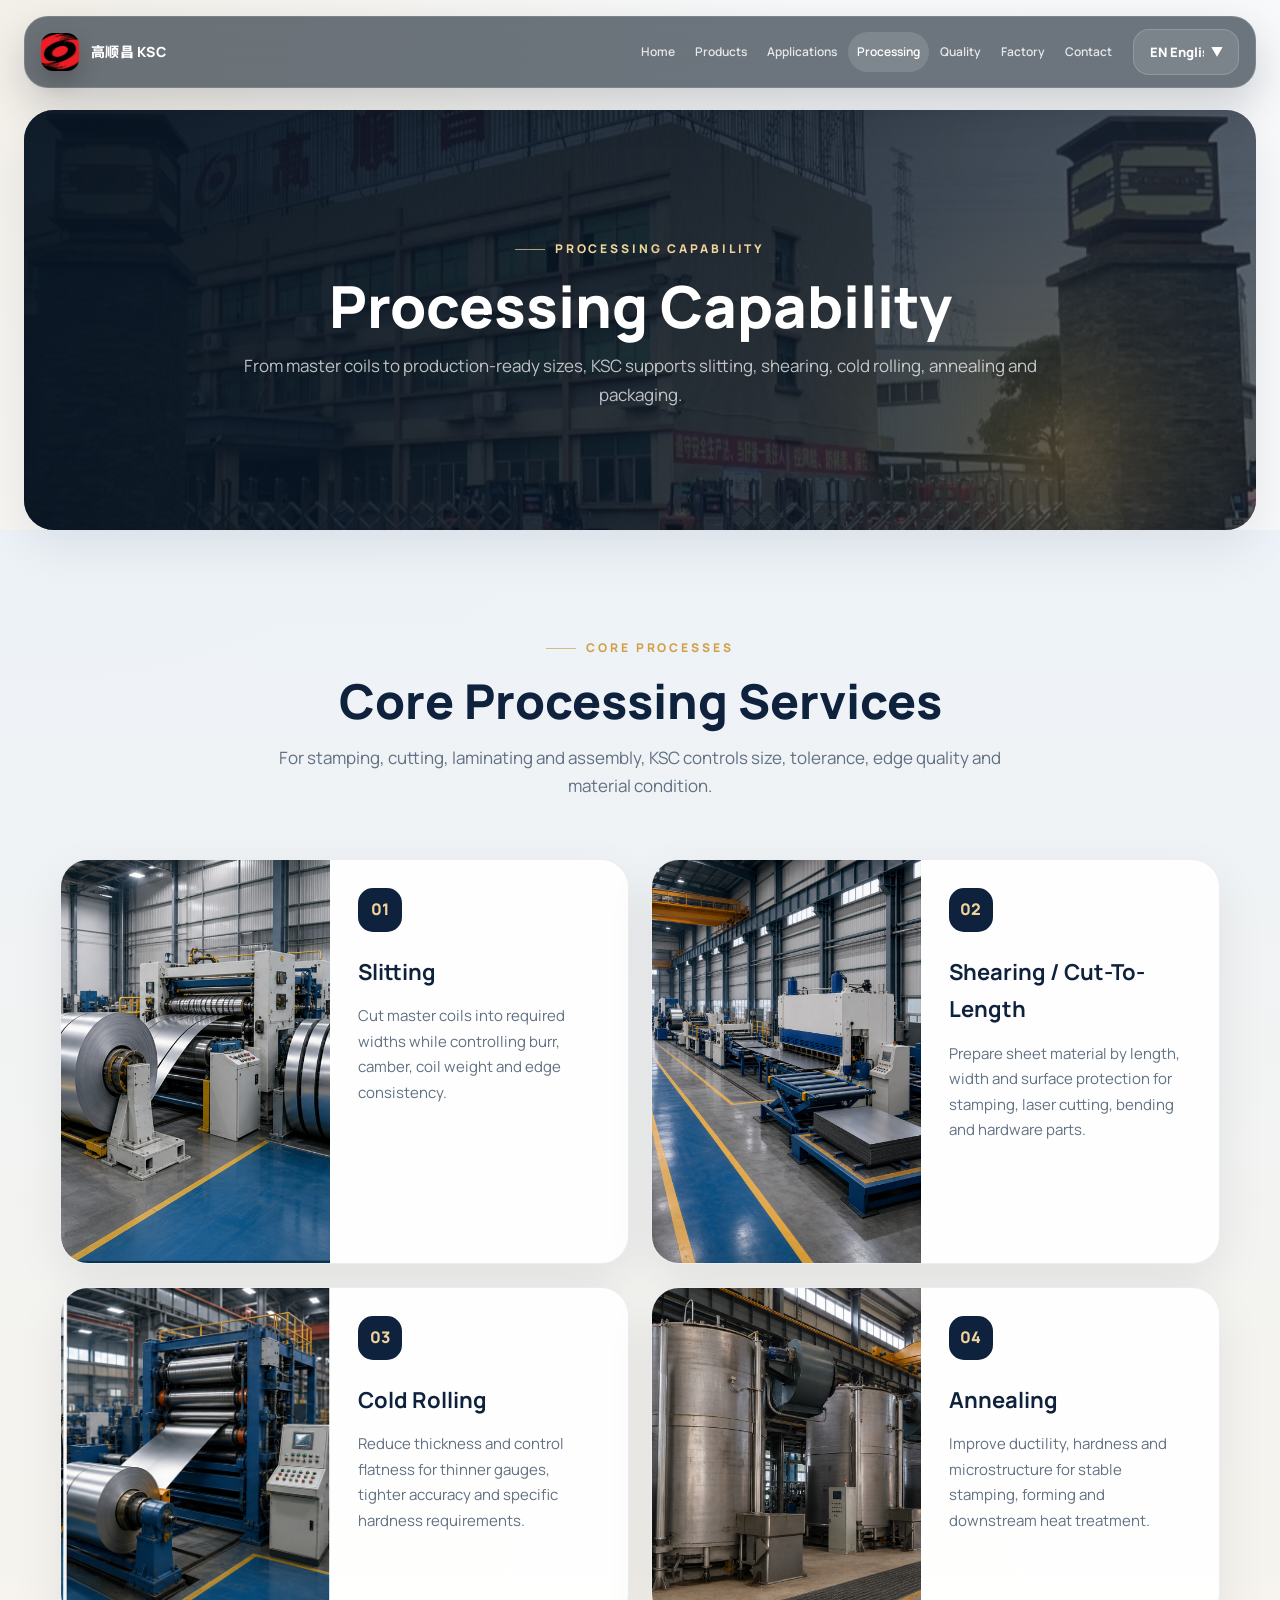
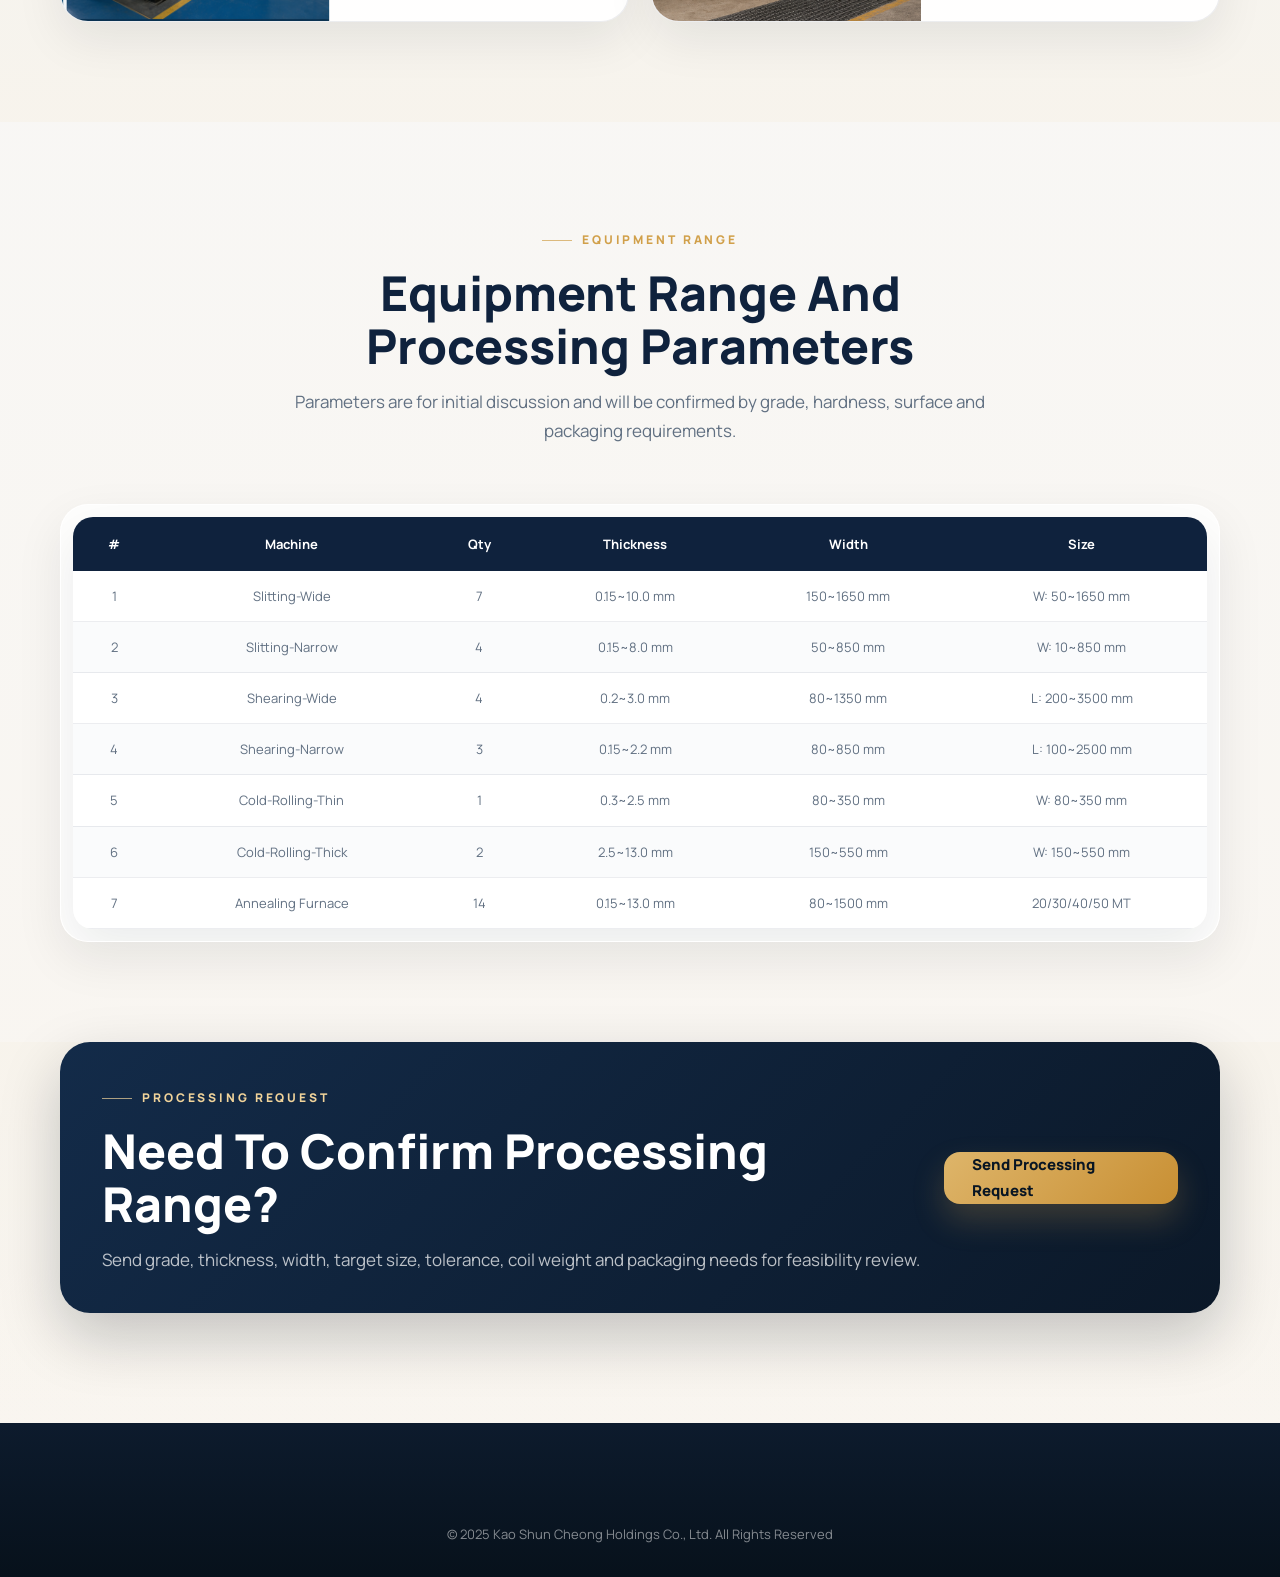
<file: processing.html>
<!DOCTYPE html>
<html lang="zh">
<head>
  <meta charset="UTF-8">
  <meta name="viewport" content="width=device-width, initial-scale=1.0">
  <title>加工能力_分条_剪板_冷轧_退火_高顺昌KSC</title>
  <meta name="description" content="高顺昌KSC加工能力覆盖分条、剪板、冷轧、退火和包装交付，服务特钢、矽钢片、铝材、不锈钢、铜材客户。">
  <meta name="keywords" content="分条,剪板,冷轧,退火,金属加工,钢材加工,铝材加工,加工能力,来图定制,切割加工">
  <meta name="robots" content="index,follow">
  <meta property="og:type" content="website">
  <meta property="og:site_name" content="高顺昌 KSC">
  <meta property="og:title" content="加工能力 | 分条剪板冷轧退火 | 高顺昌KSC">
  <meta property="og:description" content="高顺昌KSC加工能力覆盖分条、剪板、冷轧、退火和包装交付，服务特钢、矽钢片、铝材、不锈钢、铜材客户。">
  <meta property="og:url" content="https://ksc-steel.com/processing.html">
  <meta property="og:image" content="https://ksc-steel.com/images/cover.jpeg">
  <meta name="twitter:card" content="summary_large_image">
  <link rel="stylesheet" href="styles.css?v=20260507k">
<link rel="canonical" href="https://ksc-steel.com/processing.html">
</head>
<body data-page="processing">

<nav class="navbar">
  <a href="index.html" class="nav-logo">
    <img src="images/ksc-logo-red.jpeg" class="nav-logo-img" alt="KSC" onerror="this.style.display='none'">
    <div class="nav-logo-text">
      <span class="nav-logo-name">高顺昌 KSC</span>
      <span class="nav-logo-sub">金属材料专家</span>
    </div>
  </a>
  <button class="nav-toggle" type="button" aria-label="切换导航" aria-expanded="false"><span></span><span></span><span></span></button>
  <ul class="nav-links">
    <li><a href="index.html" data-i18n="nav" data-i18n-key="home">首页</a></li>
    <li><a href="products.html" data-i18n="nav" data-i18n-key="products">产品中心</a></li>
    <li><a href="applications.html" data-i18n="nav" data-i18n-key="applications">应用案例</a></li>
    <li><a href="processing.html" class="active" data-i18n="nav" data-i18n-key="processing">加工能力</a></li>
    <li><a href="quality.html" data-i18n="nav" data-i18n-key="quality">质量交付</a></li>
    <li><a href="factory.html" data-i18n="nav" data-i18n-key="factory">生产基地</a></li>
    <li><a href="contact.html" data-i18n="nav" data-i18n-key="contact">联系我们</a></li>
  </ul>
  <div class="lang-switcher">
    <select class="lang-select" aria-label="Select language">
      <option value="zh">ZH 中文</option>
      <option value="en">EN English</option>
      <option value="th">TH Thai</option>
      <option value="vi">VN Tieng Viet</option>
    </select>
  </div>
</nav>

<div class="page-header processing-header">
  <div class="page-header-overlay"></div>
  <div class="page-header-content">
    <span class="section-kicker light" data-i18n="processingPage" data-i18n-key="kicker">Processing Capability</span>
    <h1 data-i18n="processingPage" data-i18n-key="title">加工能力</h1>
    <p data-i18n="processingPage" data-i18n-key="subtitle">从原卷到可直接上机生产的材料尺寸，KSC 提供分条、剪板、冷轧、退火和包装协同。</p>
  </div>
</div>

<section class="section section-tint">
  <div class="section-title reveal">
    <span class="section-kicker" data-i18n="processingPage" data-i18n-key="cap_kicker">Core Processes</span>
    <h2 data-i18n="processingPage" data-i18n-key="cap_title">核心加工工艺</h2>
    <p data-i18n="processingPage" data-i18n-key="cap_desc">围绕客户冲压、切削、叠片和装配需求，稳定控制尺寸、公差、边部质量和材料状态。</p>
  </div>
  <div class="capability-grid">
    <article class="capability-card reveal">
      <img src="images/processing-ai-slitting.png" alt="Steel coil slitting line for width customization">
      <div><span>01</span><h3 data-i18n="processingPage" data-i18n-key="slit_title">分条 / 纵剪</h3><p data-i18n="processingPage" data-i18n-key="slit_desc">将宽幅卷材分切成客户生产线所需宽度，重点控制毛刺、镰刀弯、卷重和边部一致性。</p></div>
    </article>
    <article class="capability-card reveal">
      <img src="images/processing-ai-shearing.png" alt="Long cut to length shearing line for steel sheet processing">
      <div><span>02</span><h3 data-i18n="processingPage" data-i18n-key="shear_title">剪板 / 横切</h3><p data-i18n="processingPage" data-i18n-key="shear_desc">按长度、宽度和表面保护要求加工板料，适合冲压、激光切割、折弯和精密五金备料。</p></div>
    </article>
    <article class="capability-card reveal">
      <img src="images/processing-ai-rolling.png" alt="Cold rolling mill for metal thickness reduction">
      <div><span>03</span><h3 data-i18n="processingPage" data-i18n-key="roll_title">冷轧 / 压延</h3><p data-i18n="processingPage" data-i18n-key="roll_desc">通过厚度压下和板形控制，满足更薄规格、更高尺寸精度或特殊硬度状态需求。</p></div>
    </article>
    <article class="capability-card reveal">
      <img src="images/processing-ai-annealing.png" alt="Bell type spheroidizing annealing furnace">
      <div><span>04</span><h3 data-i18n="processingPage" data-i18n-key="anneal_title">退火 / 球化退火</h3><p data-i18n="processingPage" data-i18n-key="anneal_desc">改善材料塑性、硬度和组织状态，帮助客户提升冲压、成形和后续热处理稳定性。</p></div>
    </article>
  </div>
</section>

<section class="section">
  <div class="section-title reveal">
    <span class="section-kicker" data-i18n="processingPage" data-i18n-key="table_kicker">Equipment Range</span>
    <h2 data-i18n="processingPage" data-i18n-key="table_title">设备范围与加工参数</h2>
    <p data-i18n="processingPage" data-i18n-key="table_desc">参数可作为初步沟通参考，实际加工范围会结合材料牌号、硬度、表面和包装要求确认。</p>
  </div>
  <div class="table-shell reveal">
    <table class="process-table">
      <thead><tr><th>#</th><th data-i18n="processTable" data-i18n-key="h_machine">设备</th><th data-i18n="processTable" data-i18n-key="h_qty">数量</th><th data-i18n="processTable" data-i18n-key="h_thickness">厚度</th><th data-i18n="processTable" data-i18n-key="h_width">宽度</th><th data-i18n="processTable" data-i18n-key="h_size">成品尺寸</th></tr></thead>
      <tbody>
        <tr><td>1</td><td data-i18n="proc" data-i18n-key="slitting_wide">宽幅分条机</td><td>7</td><td>0.15~10.0 mm</td><td>150~1650 mm</td><td>W: 50~1650 mm</td></tr>
        <tr><td>2</td><td data-i18n="proc" data-i18n-key="slitting_narrow">窄幅分条机</td><td>4</td><td>0.15~8.0 mm</td><td>50~850 mm</td><td>W: 10~850 mm</td></tr>
        <tr><td>3</td><td data-i18n="proc" data-i18n-key="shearing_wide">大剪板机</td><td>4</td><td>0.2~3.0 mm</td><td>80~1350 mm</td><td>L: 200~3500 mm</td></tr>
        <tr><td>4</td><td data-i18n="proc" data-i18n-key="shearing_narrow">小飞剪机</td><td>3</td><td>0.15~2.2 mm</td><td>80~850 mm</td><td>L: 100~2500 mm</td></tr>
        <tr><td>5</td><td data-i18n="proc" data-i18n-key="cr_thin">六辊轧机</td><td>1</td><td>0.3~2.5 mm</td><td>80~350 mm</td><td>W: 80~350 mm</td></tr>
        <tr><td>6</td><td data-i18n="proc" data-i18n-key="cr_thick">四辊轧机</td><td>2</td><td>2.5~13.0 mm</td><td>150~550 mm</td><td>W: 150~550 mm</td></tr>
        <tr><td>7</td><td data-i18n="proc" data-i18n-key="annealing">退火炉</td><td>14</td><td>0.15~13.0 mm</td><td>80~1500 mm</td><td>20/30/40/50 MT</td></tr>
      </tbody>
    </table>
  </div>
</section>

<section class="cta-section">
  <div class="cta-shell reveal">
    <div>
      <span class="section-kicker light">Processing Request</span>
      <h2 data-i18n="processingPage" data-i18n-key="cta_title">需要确认加工范围？</h2>
      <p data-i18n="processingPage" data-i18n-key="cta_desc">提供材料牌号、厚度、宽度、目标尺寸、公差、卷重和包装要求，我们可以协助判断可加工方案。</p>
    </div>
    <div class="cta-actions"><a href="contact.html" class="btn-primary" data-i18n="processingPage" data-i18n-key="cta_btn">发送加工需求</a></div>
  </div>
</section>

<footer class="footer"><div style="text-align:center;padding-top:30px"><p style="opacity:0.5;font-size:13px" data-i18n="footer" data-i18n-key="copy">&copy; 2025 高顺昌控股有限公司 保留所有权利</p></div></footer>
<script src="app.js?v=20260507k"></script>
</body>
</html>
</file>
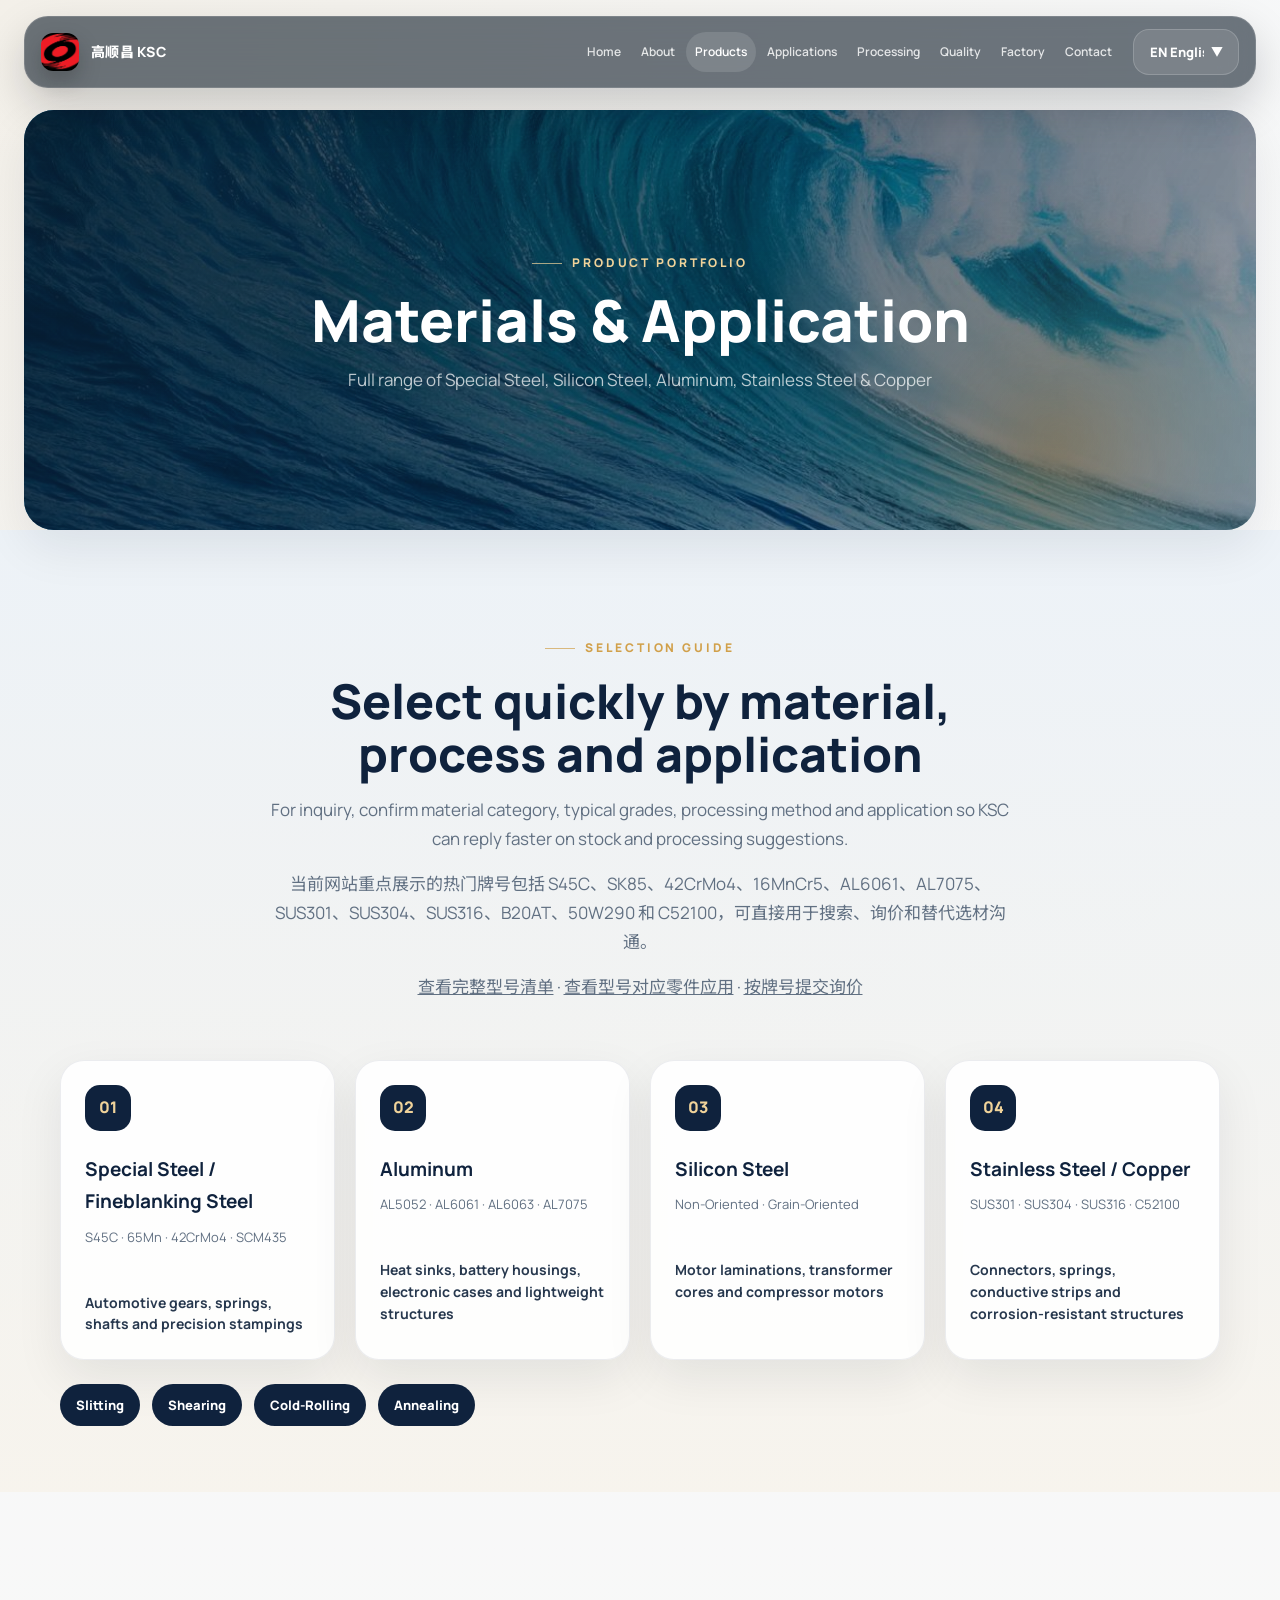
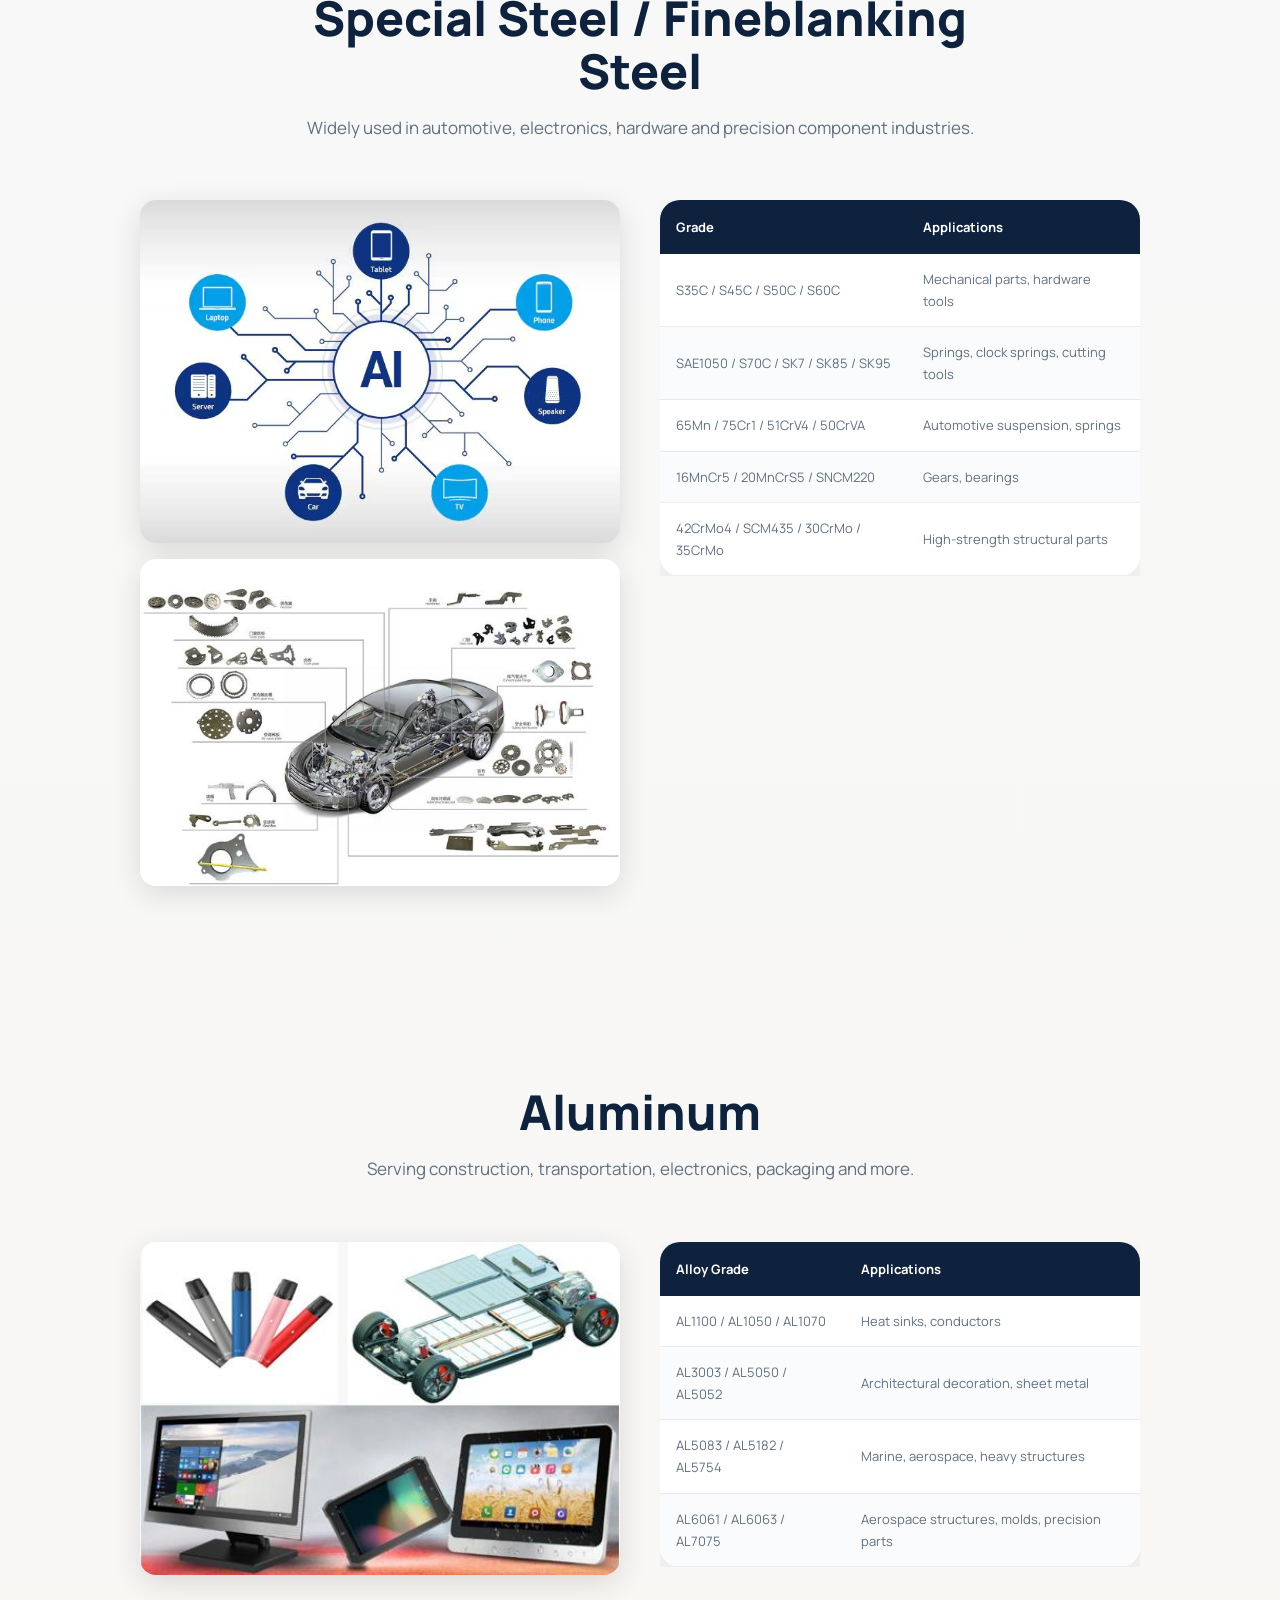
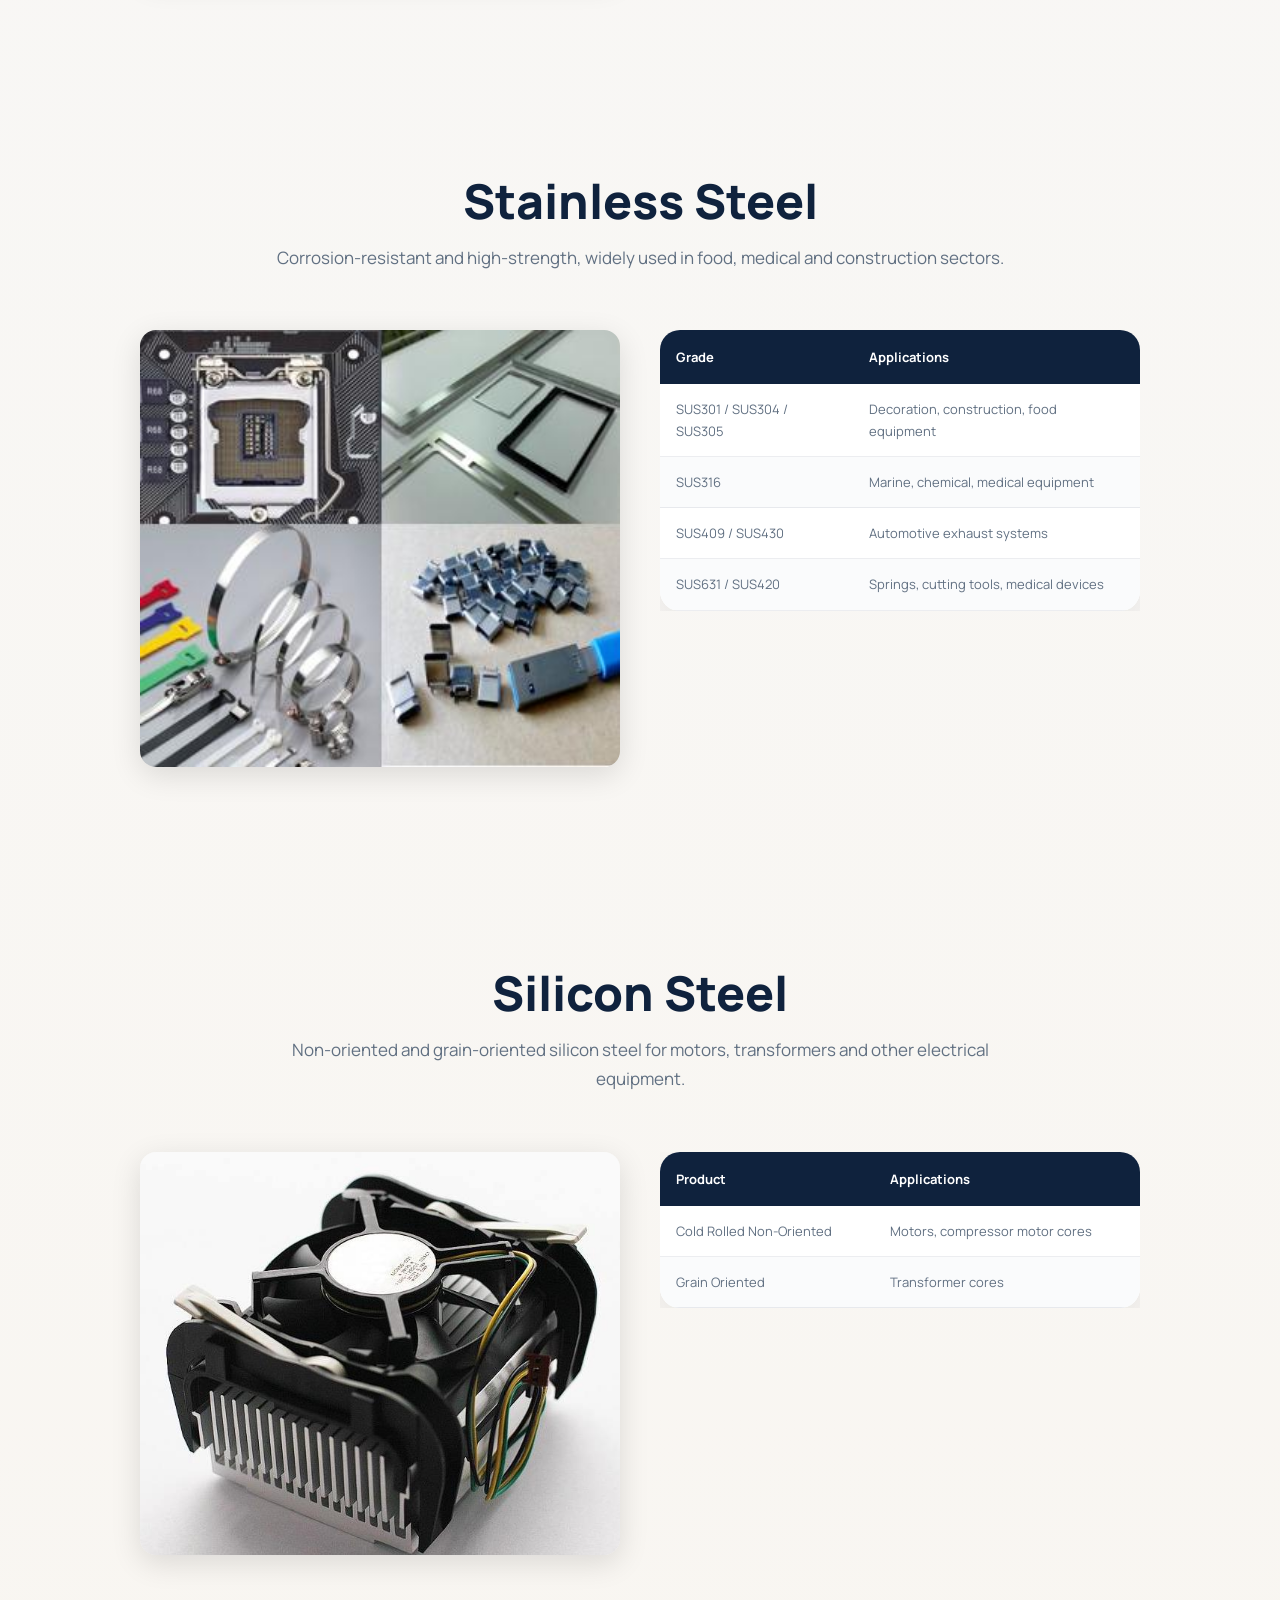
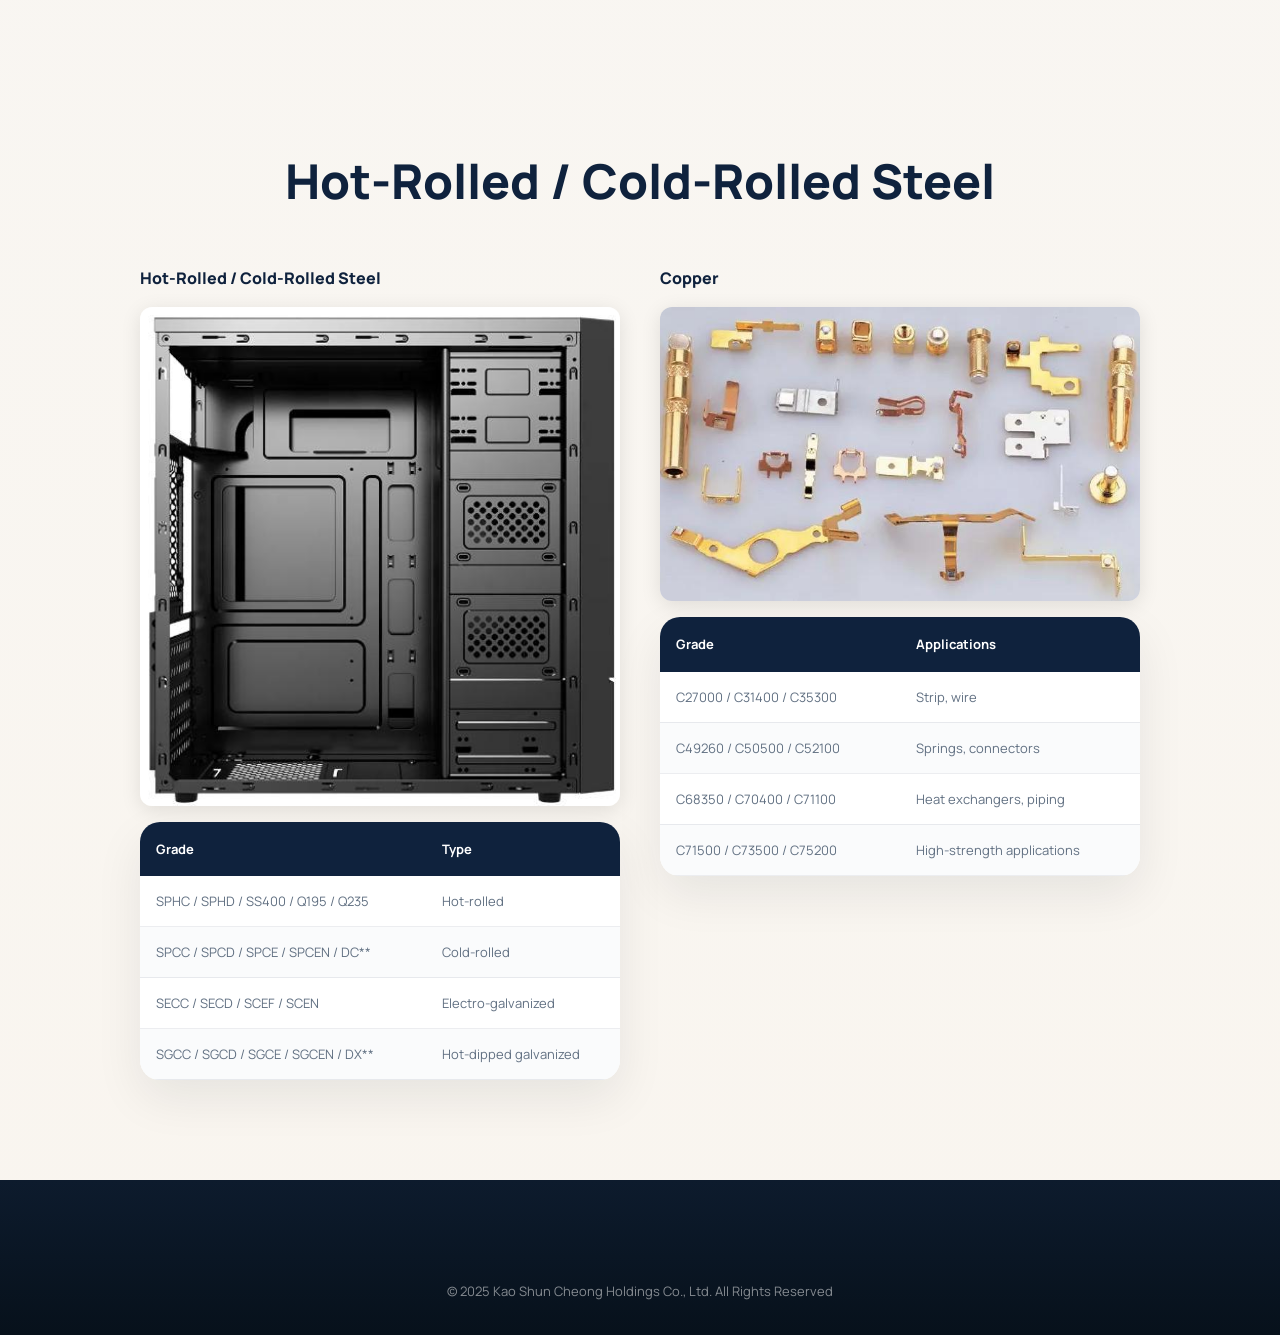
<file: products.html>
<!DOCTYPE html>
<html lang="zh">
<head>
  <meta charset="UTF-8">
  <meta name="viewport" content="width=device-width, initial-scale=1.0">
  <title>S45C_42CrMo4_65Mn_AL6061_SUS301_B20AT_产品中心_KSC</title>
  <meta name="description" content="高顺昌KSC产品中心覆盖S35C、S45C、SK85、42CrMo4、16MnCr5、AL6061、AL7075、SUS301、SUS304、SUS316、B20AT、50W290、C52100等型号，支持来图定制切割加工与稳定批量供应。">
  <meta name="keywords" content="特钢产品,S45C,42CrMo4,65Mn,铝材产品,AL6061,AL7075,AL5052,不锈钢产品,SUS301,SUS304,SUS316,矽钢片,B20AT,50W290,铜材,C52100,产品目录">
  <link rel="canonical" href="https://ksc-steel.com/products.html">
  <meta name="robots" content="index,follow">
  <meta property="og:type" content="website">
  <meta property="og:site_name" content="高顺昌 KSC">
  <meta property="og:title" content="S45C_42CrMo4_65Mn_AL6061_SUS301_B20AT_产品中心_KSC">
  <meta property="og:description" content="高顺昌KSC产品中心覆盖S35C、S45C、SK85、42CrMo4、16MnCr5、AL6061、AL7075、SUS301、SUS304、SUS316、B20AT、50W290、C52100等型号，支持来图定制切割加工与稳定批量供应。">
  <meta property="og:url" content="https://ksc-steel.com/products.html">
  <meta property="og:image" content="https://ksc-steel.com/images/cover.jpeg">
  <meta name="twitter:card" content="summary_large_image">
  <link rel="stylesheet" href="styles.css?v=20260507k">
</head>
<body data-page="products">

<nav class="navbar">
  <a href="index.html" class="nav-logo">
    <img src="images/ksc-logo-red.jpeg" class="nav-logo-img" alt="KSC" onerror="this.style.display='none'">
    <div class="nav-logo-text">
      <span class="nav-logo-name">高顺昌 KSC</span>
      <span class="nav-logo-sub">金属材料专家</span>
    </div>
  </a>
  <button class="nav-toggle" type="button" aria-label="切换导航" aria-expanded="false">
    <span></span>
    <span></span>
    <span></span>
  </button>
  <ul class="nav-links">
    <li><a href="index.html" data-i18n="nav" data-i18n-key="home">首页</a></li>
    <li><a href="about.html" data-i18n="nav" data-i18n-key="about">关于我们</a></li>
    <li><a href="products.html" class="active" data-i18n="nav" data-i18n-key="products">产品中心</a></li>
    <li><a href="applications.html" data-i18n="nav" data-i18n-key="applications">应用案例</a></li>
    <li><a href="processing.html" data-i18n="nav" data-i18n-key="processing">加工能力</a></li>
    <li><a href="quality.html" data-i18n="nav" data-i18n-key="quality">质量交付</a></li>
    <li><a href="factory.html" data-i18n="nav" data-i18n-key="factory">生产基地</a></li>
    <li><a href="contact.html" data-i18n="nav" data-i18n-key="contact">联系我们</a></li>
  </ul>
  <div class="lang-switcher">
    <select class="lang-select" aria-label="Select language">
      <option value="zh">ZH 中文</option>
      <option value="en">EN English</option>
      <option value="th">TH Thai</option>
      <option value="vi">VN Tieng Viet</option>
    </select>
  </div>
</nav>

<div class="page-header" style="background:url('images/products-page10.jpeg') center/cover">
  <div class="page-header-overlay"></div>
  <div class="page-header-content">
    <span class="section-kicker light">Product Portfolio</span>
    <h1 data-i18n="sec" data-i18n-key="mat_h">材料及应用</h1>
    <p data-i18n="sec" data-i18n-key="mat_p">覆盖特钢、矽钢片、铝材、不锈钢、铜材全品类</p>
  </div>
</div>

<section class="section section-tint product-selector">
  <div class="section-title reveal">
    <span class="section-kicker" data-i18n="productsPage" data-i18n-key="selector_kicker">Selection Guide</span>
    <h2 data-i18n="productsPage" data-i18n-key="selector_title">按材料、工艺和应用快速选型</h2>
    <p data-i18n="productsPage" data-i18n-key="selector_desc">采购询价时可优先确认材料类别、典型牌号、加工方式和终端应用，KSC 可据此快速反馈库存与加工建议。</p>
    <p>当前网站重点展示的热门牌号包括 S45C、SK85、42CrMo4、16MnCr5、AL6061、AL7075、SUS301、SUS304、SUS316、B20AT、50W290 和 C52100，可直接用于搜索、询价和替代选材沟通。</p>
    <p><a href="materials.html">查看完整型号清单</a> · <a href="applications.html">查看型号对应零件应用</a> · <a href="contact.html">按牌号提交询价</a></p>
  </div>
  <div class="selector-grid">
    <article class="selector-card reveal">
      <span>01</span>
      <h3 data-i18n="productsPage" data-i18n-key="sel_steel_title">特钢 / 精冲钢</h3>
      <p>S45C · 65Mn · 42CrMo4 · SCM435</p>
      <strong data-i18n="productsPage" data-i18n-key="sel_steel_meta">汽车齿轮、弹簧、轴类、精密冲压件</strong>
    </article>
    <article class="selector-card reveal">
      <span>02</span>
      <h3 data-i18n="productsPage" data-i18n-key="sel_alum_title">铝材</h3>
      <p>AL5052 · AL6061 · AL6063 · AL7075</p>
      <strong data-i18n="productsPage" data-i18n-key="sel_alum_meta">散热片、电池壳、电子外壳、轻量化结构</strong>
    </article>
    <article class="selector-card reveal">
      <span>03</span>
      <h3 data-i18n="productsPage" data-i18n-key="sel_sil_title">矽钢片</h3>
      <p>Non-Oriented · Grain-Oriented</p>
      <strong data-i18n="productsPage" data-i18n-key="sel_sil_meta">电机定转子、变压器铁芯、压缩机马达</strong>
    </article>
    <article class="selector-card reveal">
      <span>04</span>
      <h3 data-i18n="productsPage" data-i18n-key="sel_ss_title">不锈钢 / 铜材</h3>
      <p>SUS301 · SUS304 · SUS316 · C52100</p>
      <strong data-i18n="productsPage" data-i18n-key="sel_ss_meta">连接器、弹片、导电片、耐腐蚀结构件</strong>
    </article>
  </div>
  <div class="process-pills reveal">
    <span data-i18n="factoryPage" data-i18n-key="cap_slit">分条 Slitting</span>
    <span data-i18n="factoryPage" data-i18n-key="cap_shear">剪板 Shearing</span>
    <span data-i18n="factoryPage" data-i18n-key="cap_roll">冷轧 Cold-Rolling</span>
    <span data-i18n="factoryPage" data-i18n-key="cap_anneal">退火 Annealing</span>
  </div>
</section>

<!-- SPECIAL STEEL -->
<section class="section">
  <div class="section-title">
    <h2 data-i18n="prod" data-i18n-key="steel">特钢 / 精冲钢 Special Steel</h2>
    <p data-i18n="productsPage" data-i18n-key="steel_desc">广泛应用于汽车、电子、五金、精密零部件等行业</p>
  </div>
  <div style="display:grid;grid-template-columns:1fr 1fr;gap:40px;max-width:1000px;margin:0 auto;align-items:start">
    <div>
      <img src="images/prod_xref225.jpeg" alt="Special Steel" style="width:100%;border-radius:16px;box-shadow:0 8px 30px rgba(0,0,0,0.12);margin-bottom:16px" onerror="this.style.display='none'">
      <img src="images/prod_xref226.jpeg" alt="Special Steel Products" style="width:100%;border-radius:16px;box-shadow:0 8px 30px rgba(0,0,0,0.12)" onerror="this.style.display='none'">
    </div>
    <div class="materials-table-wrap" style="margin:0">
      <table class="materials-table">
        <thead><tr><th data-i18n="productsPage" data-i18n-key="th_grade">牌号</th><th data-i18n="productsPage" data-i18n-key="th_app">主要应用</th></tr></thead>
        <tbody>
          <tr><td>S35C / S45C / S50C / S60C</td><td data-i18n="productsPage" data-i18n-key="steel_r1">机械零件、五金工具</td></tr>
          <tr><td>SAE1050 / S70C / SK7 / SK85 / SK95</td><td data-i18n="productsPage" data-i18n-key="steel_r2">弹簧、发条、刃具</td></tr>
          <tr><td>65Mn / 75Cr1 / 51CrV4 / 50CrVA</td><td data-i18n="productsPage" data-i18n-key="steel_r3">汽车悬架、弹簧</td></tr>
          <tr><td>16MnCr5 / 20MnCrS5 / SNCM220</td><td data-i18n="productsPage" data-i18n-key="steel_r4">齿轮、轴承</td></tr>
          <tr><td>42CrMo4 / SCM435 / 30CrMo / 35CrMo</td><td data-i18n="productsPage" data-i18n-key="steel_r5">高强度结构件</td></tr>
        </tbody>
      </table>
    </div>
  </div>
</section>

<!-- ALUMINUM -->
<section class="section alt-bg">
  <div class="section-title">
    <h2 data-i18n="prod" data-i18n-key="alum">铝材 Aluminum</h2>
    <p data-i18n="productsPage" data-i18n-key="alum_desc">涵盖建筑、交通、电子、包装等多个领域</p>
  </div>
  <div style="display:grid;grid-template-columns:1fr 1fr;gap:40px;max-width:1000px;margin:0 auto;align-items:start">
    <img src="images/prod_xref227.jpeg" alt="Aluminum Products" style="width:100%;border-radius:16px;box-shadow:0 8px 30px rgba(0,0,0,0.12)">
    <div class="materials-table-wrap" style="margin:0">
      <table class="materials-table">
        <thead><tr><th data-i18n="productsPage" data-i18n-key="th_alloy">合金牌号</th><th data-i18n="productsPage" data-i18n-key="th_app">主要应用</th></tr></thead>
        <tbody>
          <tr><td>AL1100 / AL1050 / AL1070</td><td data-i18n="productsPage" data-i18n-key="alum_r1">散热片、导电体</td></tr>
          <tr><td>AL3003 / AL5050 / AL5052</td><td data-i18n="productsPage" data-i18n-key="alum_r2">建筑装饰、钣金</td></tr>
          <tr><td>AL5083 / AL5182 / AL5754</td><td data-i18n="productsPage" data-i18n-key="alum_r3">船舶、航空、重型结构</td></tr>
          <tr><td>AL6061 / AL6063 / AL7075</td><td data-i18n="productsPage" data-i18n-key="alum_r4">航空结构、模具、精密零件</td></tr>
        </tbody>
      </table>
    </div>
  </div>
</section>

<!-- STAINLESS STEEL -->
<section class="section">
  <div class="section-title">
    <h2 data-i18n="prod" data-i18n-key="ss">不锈钢 Stainless Steel</h2>
    <p data-i18n="productsPage" data-i18n-key="ss_desc">耐腐蚀、高强度，广泛用于食品、医疗、建筑等行业</p>
  </div>
  <div style="display:grid;grid-template-columns:1fr 1fr;gap:40px;max-width:1000px;margin:0 auto;align-items:start">
    <img src="images/prod_xref228.jpeg" alt="Stainless Steel Products" style="width:100%;border-radius:16px;box-shadow:0 8px 30px rgba(0,0,0,0.12)">
    <div class="materials-table-wrap" style="margin:0">
      <table class="materials-table">
        <thead><tr><th data-i18n="productsPage" data-i18n-key="th_grade">牌号</th><th data-i18n="productsPage" data-i18n-key="th_app">主要应用</th></tr></thead>
        <tbody>
          <tr><td>SUS301 / SUS304 / SUS305</td><td data-i18n="productsPage" data-i18n-key="ss_r1">装饰、建筑、食品设备</td></tr>
          <tr><td>SUS316</td><td data-i18n="productsPage" data-i18n-key="ss_r2">船舶、化工、医疗设备</td></tr>
          <tr><td>SUS409 / SUS430</td><td data-i18n="productsPage" data-i18n-key="ss_r3">汽车排气系统</td></tr>
          <tr><td>SUS631 / SUS420</td><td data-i18n="productsPage" data-i18n-key="ss_r4">弹簧、刃具、医疗器械</td></tr>
        </tbody>
      </table>
    </div>
  </div>
</section>

<!-- SILICON STEEL -->
<section class="section alt-bg">
  <div class="section-title">
    <h2 data-i18n="prod" data-i18n-key="sil">矽钢片 Silicon Steel</h2>
    <p data-i18n="productsPage" data-i18n-key="sil_desc">无取向/取向矽钢片，应用于电机、变压器等电气设备</p>
  </div>
  <div style="display:grid;grid-template-columns:1fr 1fr;gap:40px;max-width:1000px;margin:0 auto;align-items:start">
    <img src="images/prod_xref232.jpeg" alt="Silicon Steel Products" style="width:100%;border-radius:16px;box-shadow:0 8px 30px rgba(0,0,0,0.12)">
    <div class="materials-table-wrap" style="margin:0">
      <table class="materials-table">
        <thead><tr><th data-i18n="productsPage" data-i18n-key="th_product">产品</th><th data-i18n="productsPage" data-i18n-key="th_app">主要应用</th></tr></thead>
        <tbody>
          <tr><td data-i18n="productsPage" data-i18n-key="sil_p1">无取向矽钢片</td><td data-i18n="productsPage" data-i18n-key="sil_r1">电机、压缩机马达</td></tr>
          <tr><td data-i18n="productsPage" data-i18n-key="sil_p2">取向矽钢片</td><td data-i18n="productsPage" data-i18n-key="sil_r2">变压器铁芯</td></tr>
        </tbody>
      </table>
    </div>
  </div>
</section>

<!-- HOT/COLD ROLLED & COPPER -->
<section class="section">
  <div class="section-title">
    <h2 data-i18n="prod" data-i18n-key="hr">热轧/冷轧卷 &amp; 铜材 Steel Coils &amp; Copper</h2>
  </div>
  <div style="display:grid;grid-template-columns:1fr 1fr;gap:40px;max-width:1000px;margin:0 auto;align-items:start">
    <div>
      <h3 style="font-size:16px;font-weight:800;color:var(--primary);margin-bottom:14px" data-i18n="productsPage" data-i18n-key="coil_title">热轧/冷轧卷</h3>
      <img src="images/prod_xref235.jpeg" alt="Steel Coils" style="width:100%;border-radius:12px;margin-bottom:16px;box-shadow:0 4px 20px rgba(0,0,0,0.1)">
      <table class="materials-table">
        <thead><tr><th data-i18n="productsPage" data-i18n-key="th_grade">牌号</th><th data-i18n="productsPage" data-i18n-key="th_type">类型</th></tr></thead>
        <tbody>
          <tr><td>SPHC / SPHD / SS400 / Q195 / Q235</td><td data-i18n="productsPage" data-i18n-key="coil_r1">热轧</td></tr>
          <tr><td>SPCC / SPCD / SPCE / SPCEN / DC**</td><td data-i18n="productsPage" data-i18n-key="coil_r2">冷轧</td></tr>
          <tr><td>SECC / SECD / SCEF / SCEN</td><td data-i18n="productsPage" data-i18n-key="coil_r3">电镀锌</td></tr>
          <tr><td>SGCC / SGCD / SGCE / SGCEN / DX**</td><td data-i18n="productsPage" data-i18n-key="coil_r4">热镀锌</td></tr>
        </tbody>
      </table>
    </div>
    <div>
      <h3 style="font-size:16px;font-weight:800;color:var(--primary);margin-bottom:14px" data-i18n="productsPage" data-i18n-key="copper_title">铜材</h3>
      <img src="images/prod_xref236.jpeg" alt="Copper Products" style="width:100%;border-radius:12px;margin-bottom:16px;box-shadow:0 4px 20px rgba(0,0,0,0.1)">
      <table class="materials-table">
        <thead><tr><th data-i18n="productsPage" data-i18n-key="th_grade">牌号</th><th data-i18n="productsPage" data-i18n-key="th_app">主要应用</th></tr></thead>
        <tbody>
          <tr><td>C27000 / C31400 / C35300</td><td data-i18n="productsPage" data-i18n-key="copper_r1">带材、线材</td></tr>
          <tr><td>C49260 / C50500 / C52100</td><td data-i18n="productsPage" data-i18n-key="copper_r2">弹簧、连接器</td></tr>
          <tr><td>C68350 / C70400 / C71100</td><td data-i18n="productsPage" data-i18n-key="copper_r3">热交换器、管道</td></tr>
          <tr><td>C71500 / C73500 / C75200</td><td data-i18n="productsPage" data-i18n-key="copper_r4">高强度应用</td></tr>
        </tbody>
      </table>
    </div>
  </div>
</section>

<footer class="footer">
  <div style="text-align:center;padding-top:30px">
    <p style="opacity:0.5;font-size:13px" data-i18n="footer" data-i18n-key="copy">&copy; 2025 高顺昌控股有限公司 保留所有权利</p>
  </div>
</footer>

<script src="app.js?v=20260507k"></script>
</body>
</html>
</file>
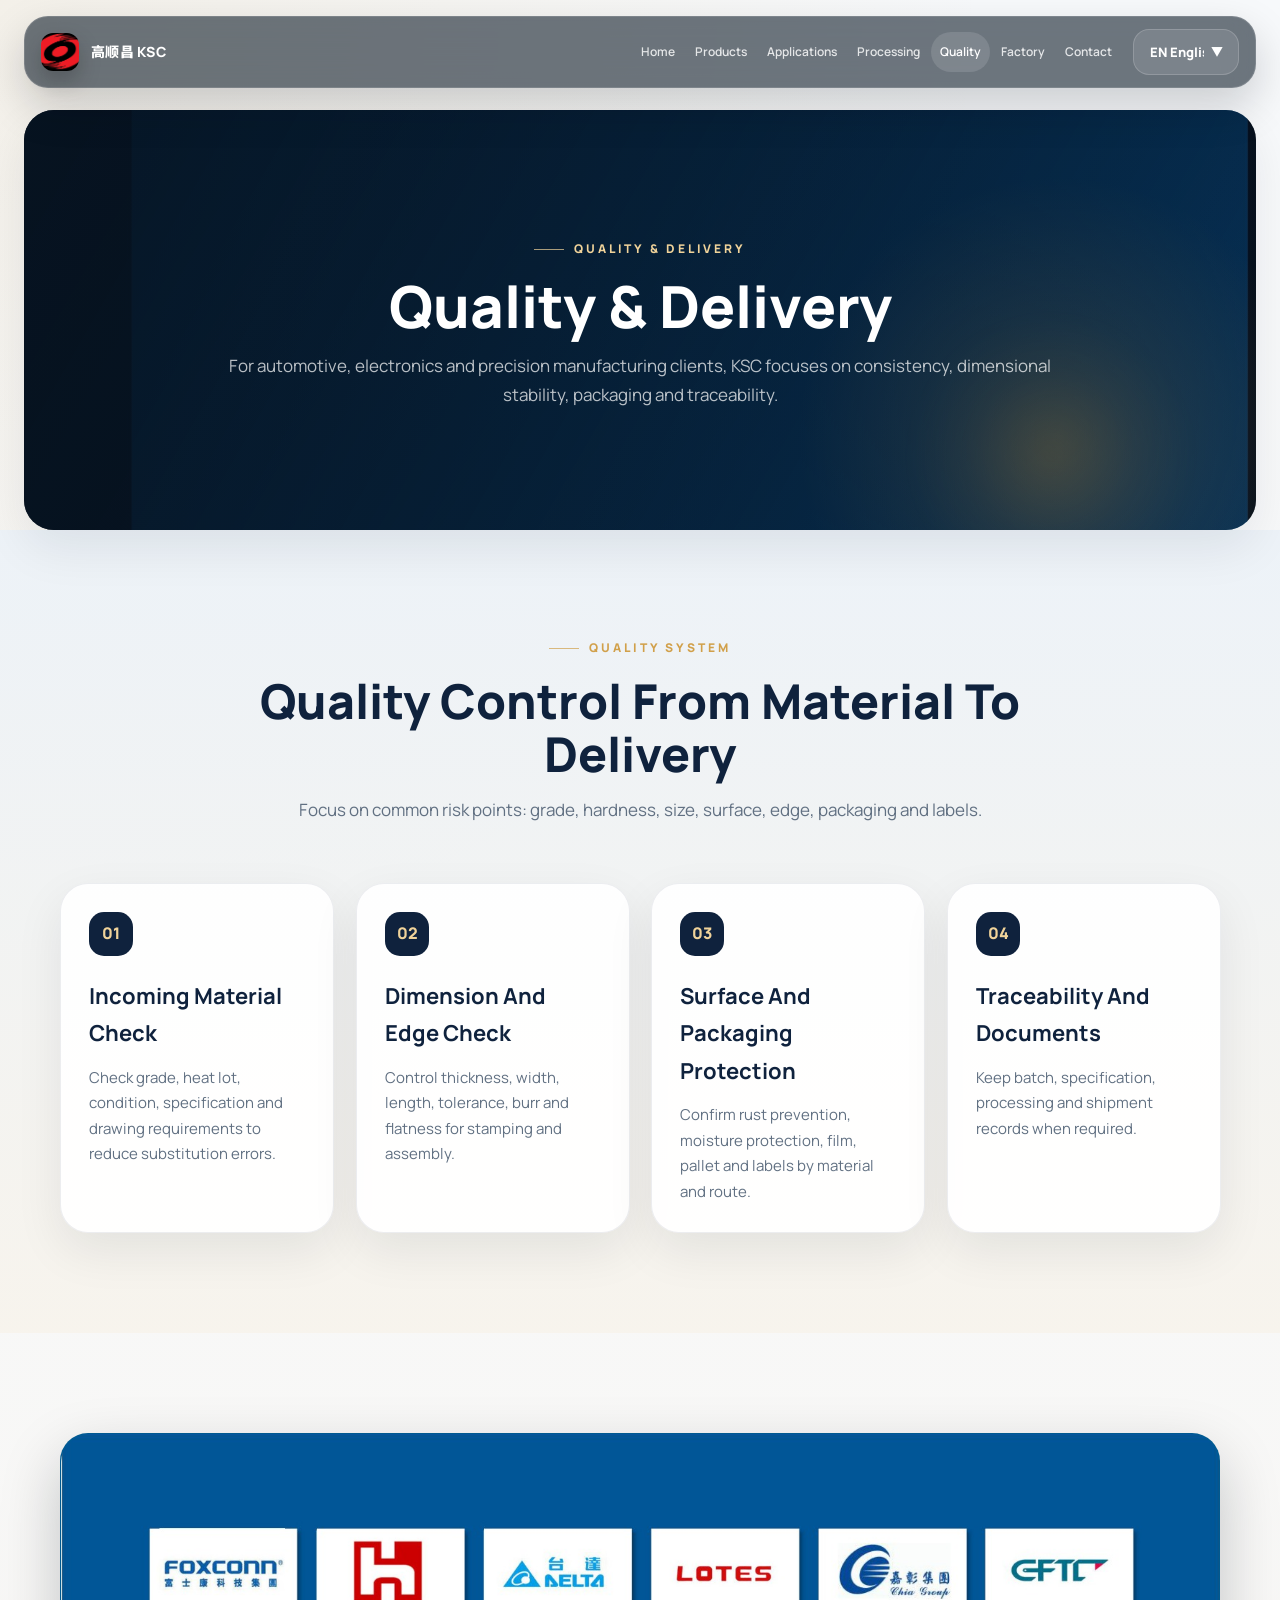
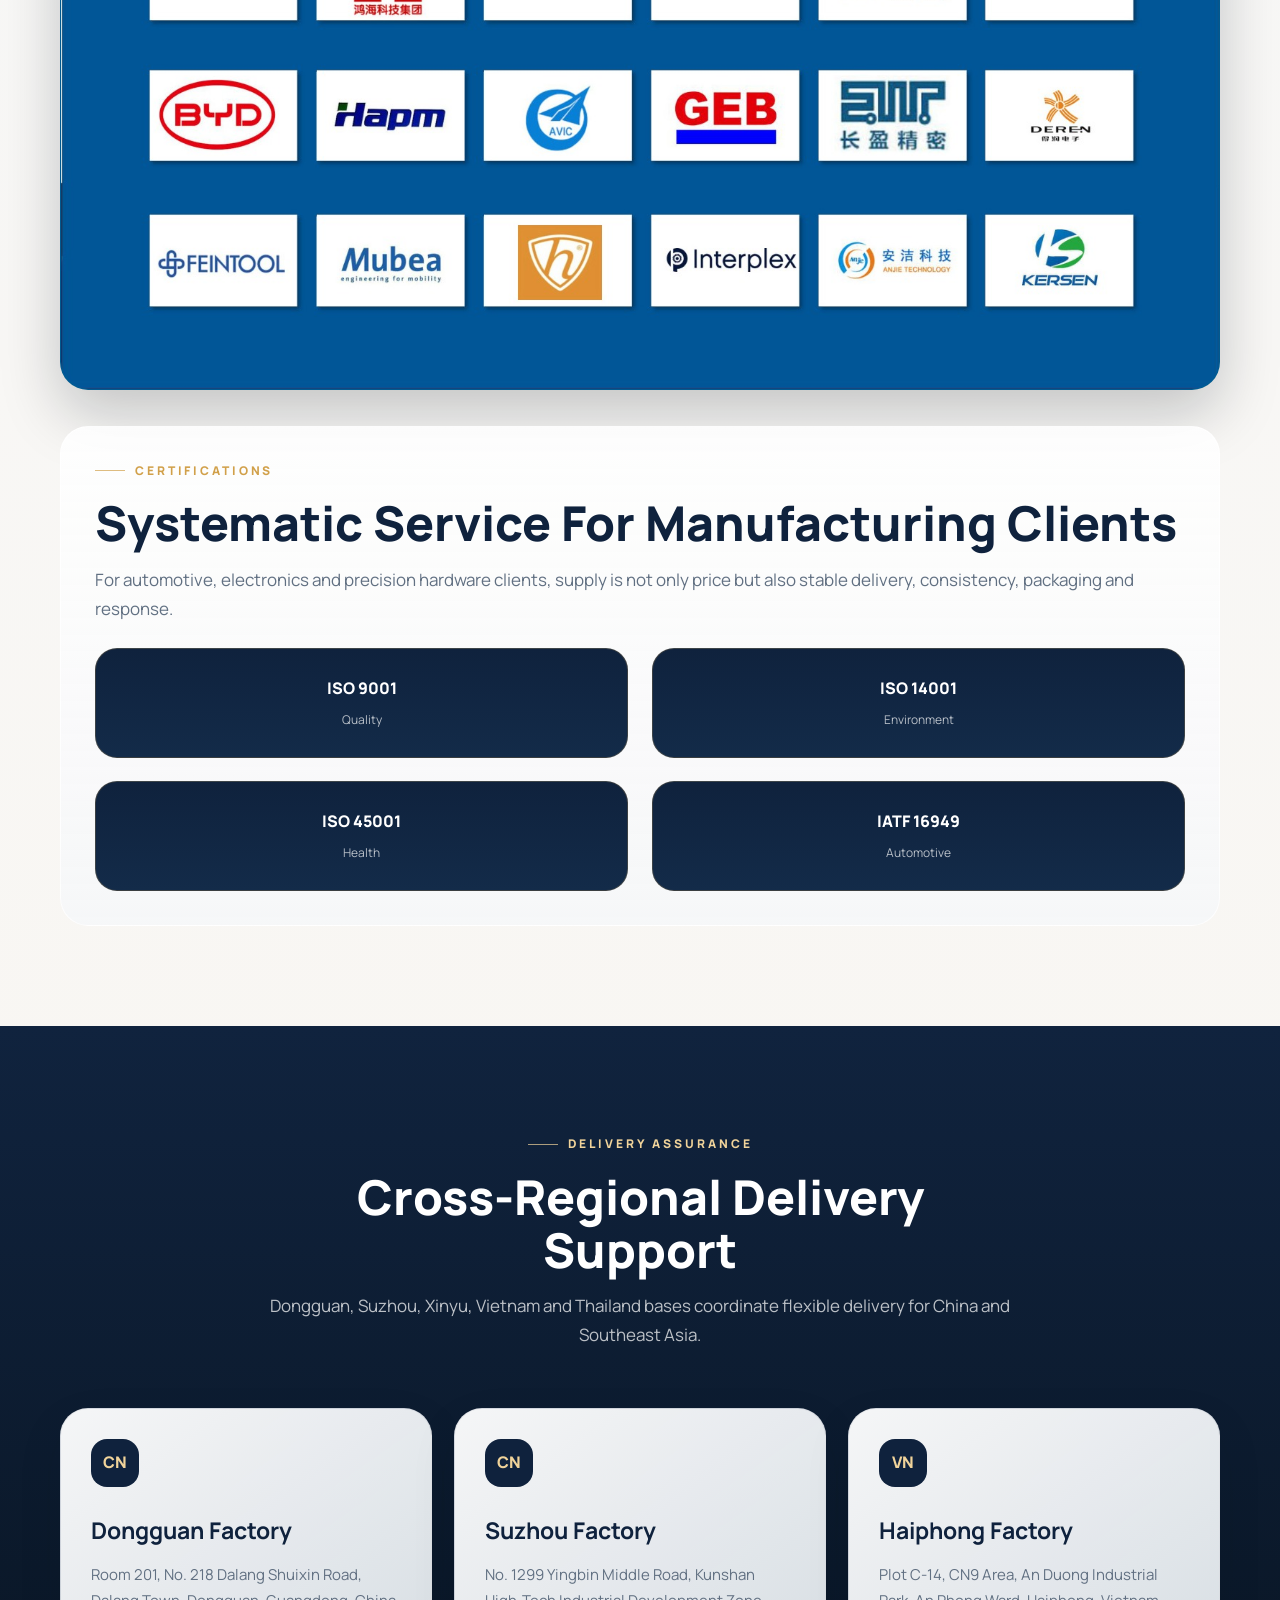
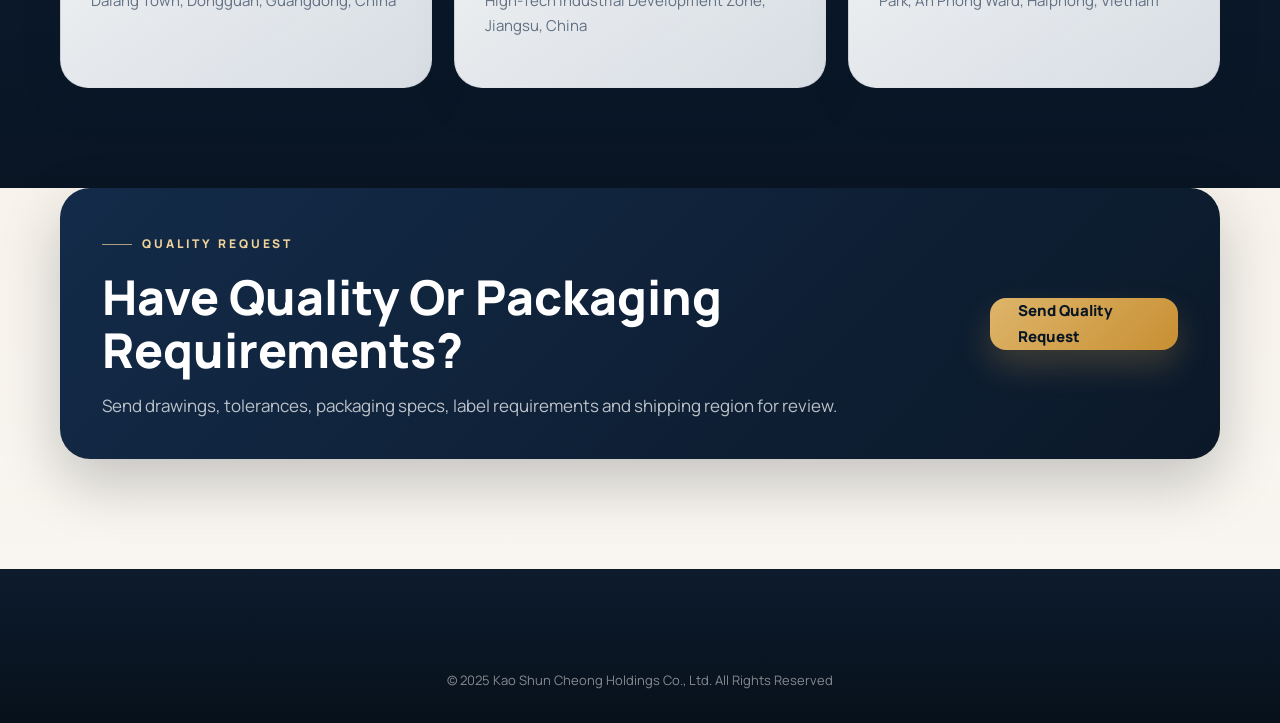
<file: quality.html>
<!DOCTYPE html>
<html lang="zh">
<head>
  <meta charset="UTF-8">
  <meta name="viewport" content="width=device-width, initial-scale=1.0">
  <title>质量与交付_检验_包装_追溯_高顺昌KSC</title>
  <meta name="description" content="高顺昌KSC质量与交付能力覆盖来料确认、尺寸检验、表面检验、包装标识、批次追溯和跨区域交付。">
  <meta name="keywords" content="质量检验,包装标识,批次追溯,材料认证,ISO9001,IATF16949,质量交付,来料确认,尺寸检验">
  <meta name="robots" content="index,follow">
  <meta property="og:type" content="website">
  <meta property="og:site_name" content="高顺昌 KSC">
  <meta property="og:title" content="质量与交付 | 检验包装追溯 | 高顺昌KSC">
  <meta property="og:description" content="高顺昌KSC质量与交付能力覆盖来料确认、尺寸检验、表面检验、包装标识、批次追溯和跨区域交付。">
  <meta property="og:url" content="https://ksc-steel.com/quality.html">
  <meta property="og:image" content="https://ksc-steel.com/images/cover.jpeg">
  <meta name="twitter:card" content="summary_large_image">
  <link rel="stylesheet" href="styles.css?v=20260507k">
<link rel="canonical" href="https://ksc-steel.com/quality.html">
</head>
<body data-page="quality">

<nav class="navbar">
  <a href="index.html" class="nav-logo">
    <img src="images/ksc-logo-red.jpeg" class="nav-logo-img" alt="KSC" onerror="this.style.display='none'">
    <div class="nav-logo-text"><span class="nav-logo-name">高顺昌 KSC</span><span class="nav-logo-sub">金属材料专家</span></div>
  </a>
  <button class="nav-toggle" type="button" aria-label="切换导航" aria-expanded="false"><span></span><span></span><span></span></button>
  <ul class="nav-links">
    <li><a href="index.html" data-i18n="nav" data-i18n-key="home">首页</a></li>
    <li><a href="products.html" data-i18n="nav" data-i18n-key="products">产品中心</a></li>
    <li><a href="applications.html" data-i18n="nav" data-i18n-key="applications">应用案例</a></li>
    <li><a href="processing.html" data-i18n="nav" data-i18n-key="processing">加工能力</a></li>
    <li><a href="quality.html" class="active" data-i18n="nav" data-i18n-key="quality">质量交付</a></li>
    <li><a href="factory.html" data-i18n="nav" data-i18n-key="factory">生产基地</a></li>
    <li><a href="contact.html" data-i18n="nav" data-i18n-key="contact">联系我们</a></li>
  </ul>
  <div class="lang-switcher">
    <select class="lang-select" aria-label="Select language">
      <option value="zh">ZH 中文</option>
      <option value="en">EN English</option>
      <option value="th">TH Thai</option>
      <option value="vi">VN Tieng Viet</option>
    </select>
  </div>
</nav>

<div class="page-header quality-header">
  <div class="page-header-overlay"></div>
  <div class="page-header-content">
    <span class="section-kicker light" data-i18n="qualityPage" data-i18n-key="kicker">Quality & Delivery</span>
    <h1 data-i18n="qualityPage" data-i18n-key="title">质量与交付</h1>
    <p data-i18n="qualityPage" data-i18n-key="subtitle">面向汽车、电子和精密制造客户，KSC 注重材料一致性、尺寸稳定性、包装保护和批次追溯。</p>
  </div>
</div>

<section class="section section-tint">
  <div class="section-title reveal">
    <span class="section-kicker" data-i18n="qualityPage" data-i18n-key="system_kicker">Quality System</span>
    <h2 data-i18n="qualityPage" data-i18n-key="system_title">从材料到交付的质量控制</h2>
    <p data-i18n="qualityPage" data-i18n-key="system_desc">重点关注客户最容易产生风险的环节：牌号、硬度、尺寸、表面、边部、包装和标签。</p>
  </div>
  <div class="quality-grid">
    <article class="quality-card reveal"><span>01</span><h3 data-i18n="qualityPage" data-i18n-key="q1_title">来料与牌号确认</h3><p data-i18n="qualityPage" data-i18n-key="q1_desc">核对材料牌号、炉批、状态、规格和客户图纸要求，减少替代错误。</p></article>
    <article class="quality-card reveal"><span>02</span><h3 data-i18n="qualityPage" data-i18n-key="q2_title">尺寸与边部检查</h3><p data-i18n="qualityPage" data-i18n-key="q2_desc">关注厚度、宽度、长度、公差、毛刺和板形，支持后续冲压与装配。</p></article>
    <article class="quality-card reveal"><span>03</span><h3 data-i18n="qualityPage" data-i18n-key="q3_title">表面与包装保护</h3><p data-i18n="qualityPage" data-i18n-key="q3_desc">根据材料和运输距离确认防锈、防潮、覆膜、托盘和标签方式。</p></article>
    <article class="quality-card reveal"><span>04</span><h3 data-i18n="qualityPage" data-i18n-key="q4_title">批次追溯与文件</h3><p data-i18n="qualityPage" data-i18n-key="q4_desc">按客户需要保留批次、规格、加工记录和出货信息，方便后续追踪。</p></article>
  </div>
</section>

<section class="section">
  <div class="split-showcase customer-showcase reveal">
    <div class="showcase-media customer-logo-media"><img src="images/customer-logos-blue.jpeg" alt="KSC customer logos"></div>
    <div class="showcase-copy">
      <span class="section-kicker">Certifications</span>
      <h2 data-i18n="qualityPage" data-i18n-key="cert_title">面向制造客户的体系化服务</h2>
      <p class="showcase-lead" data-i18n="qualityPage" data-i18n-key="cert_desc">对汽车、电子、精密五金客户而言，材料供应不只是价格，还包括稳定供货、质量一致性、包装规范和快速响应。</p>
      <div class="certs-grid compact">
        <div class="cert-badge"><div class="cert-name">ISO 9001</div><div class="cert-sub">Quality</div></div>
        <div class="cert-badge"><div class="cert-name">ISO 14001</div><div class="cert-sub">Environment</div></div>
        <div class="cert-badge"><div class="cert-name">ISO 45001</div><div class="cert-sub">Health</div></div>
        <div class="cert-badge"><div class="cert-name">IATF 16949</div><div class="cert-sub">Automotive</div></div>
      </div>
    </div>
  </div>
</section>

<section class="section dark-bg">
  <div class="section-title reveal">
    <span class="section-kicker light" data-i18n="qualityPage" data-i18n-key="delivery_kicker">Delivery Assurance</span>
    <h2 data-i18n="qualityPage" data-i18n-key="delivery_title">跨区域交付支持</h2>
    <p data-i18n="qualityPage" data-i18n-key="delivery_desc">东莞、苏州、新余、越南、泰国基地协同，为中国及东南亚客户提供更灵活的交付安排。</p>
  </div>
  <div class="scenario-grid">
    <div class="scenario-panel reveal"><span>CN</span><h3 data-i18n="factory" data-i18n-key="dg">东莞工厂</h3><p data-i18n="factoryPage" data-i18n-key="loc_dg">广东省东莞市大朗镇大朗水新路218号201室</p></div>
    <div class="scenario-panel reveal"><span>CN</span><h3 data-i18n="factory" data-i18n-key="sz">苏州工厂</h3><p data-i18n="factoryPage" data-i18n-key="loc_sz">昆山市高新技术开发区迎宾中路1299号</p></div>
    <div class="scenario-panel reveal"><span>VN</span><h3 data-i18n="factory" data-i18n-key="vn">越南海防工厂</h3><p data-i18n="factoryPage" data-i18n-key="loc_vn">越南海防市安峰坊安阳工业园区CN9地块C-14地块</p></div>
  </div>
</section>

<section class="cta-section"><div class="cta-shell reveal"><div><span class="section-kicker light">Quality Request</span><h2 data-i18n="qualityPage" data-i18n-key="cta_title">有质量或包装要求？</h2><p data-i18n="qualityPage" data-i18n-key="cta_desc">把图纸、公差、包装规范、标签要求和出货地区发给我们，KSC 可以协助确认可执行方案。</p></div><div class="cta-actions"><a href="contact.html" class="btn-primary" data-i18n="qualityPage" data-i18n-key="cta_btn">发送质量要求</a></div></div></section>

<footer class="footer"><div style="text-align:center;padding-top:30px"><p style="opacity:0.5;font-size:13px" data-i18n="footer" data-i18n-key="copy">&copy; 2025 高顺昌控股有限公司 保留所有权利</p></div></footer>
<script src="app.js?v=20260507k"></script>
</body>
</html>
</file>
<file: styles.css>
@import url('https://fonts.googleapis.com/css2?family=Manrope:wght@400;500;600;700;800&family=Noto+Sans+SC:wght@400;500;700;900&family=Noto+Sans+Thai:wght@400;500;700&display=swap');

:root {
  --primary: #0f223d;
  --primary-soft: #1d3558;
  --primary-deep: #081523;
  --accent: #d1a04a;
  --accent-soft: #f0d39a;
  --surface: #ffffff;
  --surface-alt: #f4f1eb;
  --surface-tint: #eef3f8;
  --line: rgba(15, 34, 61, 0.1);
  --text: #1a2533;
  --muted: #617082;
  --muted-light: rgba(255, 255, 255, 0.72);
  --green: #2ea865;
  --shadow-soft: 0 18px 48px rgba(10, 23, 40, 0.08);
  --shadow-strong: 0 24px 60px rgba(7, 16, 29, 0.22);
  --radius-lg: 28px;
  --radius-md: 20px;
  --radius-sm: 14px;
  --hero-progress: 0;
  --hero-shift: 0px;
  --hero-panel-shift: 0px;
}

* { margin: 0; padding: 0; box-sizing: border-box; }

html { scroll-behavior: smooth; }

body {
  font-family: 'Manrope', 'Noto Sans SC', 'PingFang SC', 'Microsoft YaHei', 'Noto Sans Thai', sans-serif;
  color: var(--text);
  line-height: 1.7;
  background:
    radial-gradient(circle at top left, rgba(209, 160, 74, 0.1), transparent 24%),
    linear-gradient(180deg, #f7f9fb 0%, #f9f5ef 100%);
  overflow-x: hidden;
}

body.nav-open { overflow: hidden; }

img { max-width: 100%; display: block; }
a { color: inherit; }

.section-kicker {
  display: inline-flex;
  align-items: center;
  gap: 10px;
  margin-bottom: 16px;
  font-size: 12px;
  letter-spacing: 0.24em;
  text-transform: uppercase;
  font-weight: 800;
  color: var(--accent);
}

.section-kicker::before {
  content: '';
  width: 30px;
  height: 1px;
  background: currentColor;
  opacity: 0.7;
}

.section-kicker.light { color: var(--accent-soft); }

.navbar {
  position: fixed;
  top: 16px;
  left: 24px;
  right: 24px;
  z-index: 1000;
  display: flex;
  align-items: center;
  justify-content: space-between;
  gap: 12px;
  padding: 12px 16px;
  border: 1px solid rgba(255, 255, 255, 0.12);
  border-radius: 24px;
  background: rgba(8, 21, 35, 0.58);
  backdrop-filter: blur(16px);
  box-shadow: 0 18px 44px rgba(5, 12, 21, 0.18);
  transition: all 0.25s ease;
}

.navbar.is-scrolled {
  top: 10px;
  background: rgba(8, 21, 35, 0.82);
  box-shadow: 0 20px 50px rgba(5, 12, 21, 0.28);
}

.nav-logo {
  display: flex;
  align-items: center;
  gap: 12px;
  min-width: 0;
  text-decoration: none;
}

.nav-logo-text { min-width: 0; }

.nav-logo-img {
  width: 44px;
  height: 44px;
  border-radius: 12px;
  object-fit: cover;
  box-shadow: 0 10px 22px rgba(0, 0, 0, 0.22);
}

.nav-logo-name {
  display: block;
  font-size: 16px;
  font-weight: 800;
  letter-spacing: 0.02em;
  color: #fff;
}

.nav-logo-sub {
  display: block;
  font-size: 10px;
  letter-spacing: 0.22em;
  text-transform: uppercase;
  color: var(--accent-soft);
}

.nav-links {
  display: flex;
  align-items: center;
  gap: 6px;
  list-style: none;
  margin-left: auto;
}

.nav-links a {
  display: inline-flex;
  align-items: center;
  justify-content: center;
  padding: 10px 12px;
  border-radius: 999px;
  text-decoration: none;
  color: rgba(255, 255, 255, 0.82);
  font-size: 13px;
  font-weight: 600;
  transition: 0.2s ease;
}

.nav-links a:hover,
.nav-links a.active {
  color: #fff;
  background: rgba(255, 255, 255, 0.12);
}

.nav-toggle {
  display: none;
  width: 46px;
  height: 46px;
  flex-shrink: 0;
  border: 1px solid rgba(255, 255, 255, 0.16);
  border-radius: 14px;
  background: rgba(255, 255, 255, 0.08);
  cursor: pointer;
  align-items: center;
  justify-content: center;
  flex-direction: column;
}

.nav-toggle span {
  display: block;
  width: 18px;
  height: 2px;
  background: #fff;
  margin: 4px auto;
  border-radius: 999px;
  transition: transform 0.25s ease, opacity 0.25s ease;
}

.nav-toggle[aria-expanded="true"] span:nth-child(1) {
  transform: translateY(6px) rotate(45deg);
}

.nav-toggle[aria-expanded="true"] span:nth-child(2) {
  opacity: 0;
}

.nav-toggle[aria-expanded="true"] span:nth-child(3) {
  transform: translateY(-6px) rotate(-45deg);
}

.lang-switcher {
  position: relative;
  z-index: 1002;
  flex: 0 0 auto;
}

.lang-select {
  width: 116px;
  height: 46px;
  padding: 0 34px 0 16px;
  border-radius: 16px;
  border: 1px solid rgba(255, 255, 255, 0.18);
  background: rgba(255, 255, 255, 0.1);
  color: #fff;
  font: inherit;
  font-size: 14px;
  font-weight: 800;
  cursor: pointer;
  outline: none;
  appearance: none;
  -webkit-appearance: none;
}

.lang-select option {
  color: var(--ink);
  background: #fff;
}

.lang-switcher::after {
  content: "▼";
  position: absolute;
  right: 16px;
  top: 50%;
  transform: translateY(-50%);
  color: #fff;
  font-size: 12px;
  pointer-events: none;
}

.hero {
  position: relative;
  min-height: 100vh;
  padding: 150px 60px 80px;
  display: flex;
  align-items: flex-end;
  overflow: hidden;
  background: #0b1626;
  isolation: isolate;
}

.hero-media,
.hero-overlay {
  position: absolute;
  inset: 0;
}

.hero-media {
  background:
    linear-gradient(90deg, rgba(11, 22, 38, 0.75), rgba(11, 22, 38, 0.18)),
    url('images/cover.jpg') center center / cover no-repeat;
  transform: translate3d(0, var(--hero-shift), 0) scale(calc(1.03 + (var(--hero-progress) * 0.035)));
  transition: transform 0.18s linear;
}

.hero-overlay {
  background:
    radial-gradient(circle at 85% 88%, rgba(209, 160, 74, 0.42), transparent 25%),
    linear-gradient(120deg, rgba(8, 21, 35, 0.84) 12%, rgba(8, 21, 35, 0.4) 70%);
  opacity: calc(0.9 + (var(--hero-progress) * 0.12));
}

.hero::before {
  content: '';
  position: absolute;
  inset: auto -10% 10% auto;
  width: min(36vw, 420px);
  aspect-ratio: 1;
  border-radius: 50%;
  background:
    radial-gradient(circle, rgba(209, 160, 74, 0.28) 0%, rgba(209, 160, 74, 0.08) 38%, transparent 68%);
  filter: blur(8px);
  opacity: 0.9;
  transform: translate3d(0, calc(var(--hero-shift) * -0.45), 0);
  pointer-events: none;
}

.hero-grid {
  position: relative;
  z-index: 1;
  display: grid;
  grid-template-columns: minmax(0, 1.2fr) minmax(320px, 420px);
  gap: 42px;
  width: min(1240px, 100%);
  margin: 0 auto;
  color: #fff;
}

.hero-copy h1 {
  max-width: 720px;
  font-size: clamp(44px, 7vw, 82px);
  line-height: 0.98;
  letter-spacing: -0.04em;
  font-weight: 900;
  margin-bottom: 24px;
  color: #ffffff;
  text-shadow: 0 10px 30px rgba(0, 0, 0, 0.3);
}

.hero-copy p {
  max-width: 670px;
  font-size: 19px;
  color: rgba(255, 255, 255, 0.96);
  margin-bottom: 32px;
  text-shadow: 0 8px 24px rgba(0, 0, 0, 0.24);
}

.hero-badge {
  display: inline-flex;
  align-items: center;
  min-height: 46px;
  padding: 10px 20px;
  margin-bottom: 24px;
  border-radius: 999px;
  border: 1px solid rgba(209, 160, 74, 0.44);
  background: rgba(209, 160, 74, 0.16);
  font-size: 12px;
  font-weight: 800;
  color: #f8dfb1;
  letter-spacing: 0.16em;
  overflow: hidden;
  position: relative;
}

.hero-badge::after {
  content: '';
  position: absolute;
  inset: 0;
  background: linear-gradient(120deg, transparent 12%, rgba(255, 255, 255, 0.28) 50%, transparent 88%);
  transform: translateX(-130%);
  animation: badgeSweep 4.8s ease-in-out infinite 1.2s;
}

.hero-btns {
  display: flex;
  flex-wrap: wrap;
  gap: 14px;
}

.btn-primary,
.btn-outline-white {
  display: inline-flex;
  align-items: center;
  justify-content: center;
  min-height: 52px;
  padding: 0 28px;
  border-radius: 16px;
  font-size: 15px;
  font-weight: 800;
  text-decoration: none;
  transition: 0.2s ease;
}

.btn-primary {
  background: linear-gradient(135deg, #deb56a 0%, #c88f33 100%);
  color: var(--primary-deep);
  box-shadow: 0 16px 32px rgba(209, 160, 74, 0.24);
}

.btn-primary:hover {
  transform: translateY(-2px);
  box-shadow: 0 20px 40px rgba(209, 160, 74, 0.3);
}

.btn-outline-white {
  border: 1px solid rgba(255, 255, 255, 0.28);
  color: #fff;
  background: rgba(255, 255, 255, 0.06);
}

.btn-outline-white:hover {
  background: rgba(255, 255, 255, 0.12);
  transform: translateY(-2px);
}

.hero-meta {
  display: grid;
  grid-template-columns: repeat(2, minmax(0, 1fr));
  gap: 16px;
  max-width: 760px;
  margin-top: 44px;
}

.hero-meta-item,
.hero-panel {
  border: 1px solid rgba(255, 255, 255, 0.12);
  background: rgba(255, 255, 255, 0.07);
  backdrop-filter: blur(16px);
}

.hero-meta-item {
  padding: 18px 20px;
  border-radius: 20px;
  transition: transform 0.3s ease, border-color 0.3s ease, background 0.3s ease;
}

.meta-label {
  display: block;
  margin-bottom: 8px;
  font-size: 12px;
  letter-spacing: 0.12em;
  text-transform: uppercase;
  color: var(--accent-soft);
}

.hero-meta-item strong {
  color: #ffffff;
}

.hero-panel {
  align-self: end;
  padding: 28px;
  border-radius: 28px;
  box-shadow: var(--shadow-strong);
  transform: translate3d(0, calc(var(--hero-panel-shift) * -1), 0);
  transition: transform 0.2s linear, border-color 0.3s ease, background 0.3s ease;
}

.hero-panel-tag {
  color: var(--accent-soft);
  font-size: 12px;
  text-transform: uppercase;
  letter-spacing: 0.18em;
  font-weight: 800;
}

.hero-panel h2 {
  margin-top: 14px;
  font-size: 26px;
  line-height: 1.25;
}

.hero-panel-stats {
  display: grid;
  grid-template-columns: repeat(2, minmax(0, 1fr));
  gap: 12px;
  margin-top: 26px;
}

.hero-stat {
  padding: 18px 16px;
  border-radius: 18px;
  background: rgba(255, 255, 255, 0.05);
  transition: transform 0.3s ease, background 0.3s ease;
}

.hero-stat-num {
  font-size: 34px;
  font-weight: 900;
  line-height: 1;
  color: var(--accent-soft);
  margin-bottom: 8px;
}

.hero-stat-label {
  font-size: 12px;
  color: rgba(255, 255, 255, 0.72);
  text-transform: uppercase;
  letter-spacing: 0.08em;
}

.hero-panel-note {
  margin-top: 22px;
  color: rgba(255, 255, 255, 0.78);
  font-size: 14px;
}

.scroll-indicator {
  position: absolute;
  bottom: 24px;
  left: 50%;
  transform: translateX(-50%);
  z-index: 2;
  color: rgba(255, 255, 255, 0.72);
  display: grid;
  justify-items: center;
  gap: 6px;
  font-size: 11px;
  letter-spacing: 0.22em;
  animation: bounce 2.2s infinite;
}

.section { padding: 100px 60px; }
.section-tint { background: linear-gradient(180deg, rgba(236, 242, 248, 0.92) 0%, rgba(247, 243, 235, 0.84) 100%); }
.dark-bg { background: linear-gradient(180deg, #10233e 0%, #091523 100%); color: #fff; }

.section-title {
  width: min(760px, 100%);
  margin: 0 auto 58px;
  text-align: center;
}

.section-title h2,
.showcase-copy h2,
.stats-copy h2,
.cta-shell h2 {
  font-size: clamp(32px, 4vw, 48px);
  line-height: 1.1;
  color: var(--primary);
  font-weight: 900;
}

.dark-bg .section-title h2,
.stats-copy h2,
.cta-shell h2,
.page-header-content h1 { color: #fff; }

.section-title p,
.showcase-lead,
.stats-copy p,
.cta-shell p,
.page-header-content p {
  margin-top: 16px;
  font-size: 17px;
  color: var(--muted);
}

.dark-bg .section-title p,
.stats-copy p,
.cta-shell p,
.page-header-content p { color: var(--muted-light); }

.value-grid,
.certs-grid,
.mini-card-grid {
  display: grid;
  gap: 24px;
  width: min(1200px, 100%);
  margin: 0 auto;
}

.value-grid { grid-template-columns: repeat(4, minmax(0, 1fr)); }
.mini-card-grid { grid-template-columns: repeat(auto-fit, minmax(210px, 1fr)); }

.value-card,
.mini-card,
.info-panel,
.customer-frame,
.table-shell,
.factory-card,
.wechat-section,
.contact-form,
.contact-item,
.product-card,
.materials-table,
.process-table,
.page-header,
.contact-info .contact-highlight {
  box-shadow: var(--shadow-soft);
}

.value-card,
.mini-card,
.info-panel,
.factory-card,
.contact-form,
.wechat-section {
  background: rgba(255, 255, 255, 0.82);
  border: 1px solid rgba(255, 255, 255, 0.72);
  backdrop-filter: blur(12px);
}

.value-card {
  padding: 28px;
  border-radius: 24px;
  transition: transform 0.28s ease, box-shadow 0.28s ease, border-color 0.28s ease, background 0.28s ease;
}

.value-card:hover,
.mini-card:hover,
.factory-card:hover,
.product-card:hover {
  transform: translateY(-6px);
}

.hero-meta-item:hover,
.hero-stat:hover,
.metric-chip:hover,
.cert-badge:hover,
.timeline-item:hover .timeline-left,
.timeline-item:hover .timeline-right {
  transform: translateY(-4px);
}

.hero-meta-item:hover,
.hero-panel:hover,
.value-card:hover,
.mini-card:hover,
.factory-card:hover,
.cert-badge:hover,
.metric-chip:hover {
  border-color: rgba(209, 160, 74, 0.35);
}

.value-icon {
  display: inline-flex;
  align-items: center;
  justify-content: center;
  width: 58px;
  height: 58px;
  border-radius: 18px;
  margin-bottom: 20px;
  background: linear-gradient(135deg, var(--primary) 0%, var(--primary-soft) 100%);
  color: var(--accent-soft);
  font-weight: 800;
}

.value-num {
  font-size: 40px;
  line-height: 1;
  font-weight: 900;
  color: var(--primary);
}

.value-title {
  margin: 10px 0 8px;
  font-size: 18px;
  font-weight: 800;
  color: var(--primary);
}

.value-desc { color: var(--muted); font-size: 14px; }

.split-showcase {
  display: grid;
  grid-template-columns: minmax(0, 1.05fr) minmax(0, 0.95fr);
  gap: 36px;
  width: min(1180px, 100%);
  margin: 0 auto;
}

.customer-showcase {
  grid-template-columns: 1fr;
}

.showcase-media img {
  width: 100%;
  height: 100%;
  min-height: 460px;
  object-fit: cover;
  border-radius: var(--radius-lg);
  box-shadow: var(--shadow-strong);
}

.customer-logo-media {
  min-height: 0;
  padding: 0;
  border-radius: var(--radius-lg);
  background: #005f97;
  border: 1px solid rgba(15, 34, 61, 0.08);
  box-shadow: var(--shadow-strong);
  display: flex;
  align-items: center;
  justify-content: center;
  overflow: hidden;
}

.customer-logo-media img {
  width: 100%;
  height: auto;
  min-height: 0;
  max-height: none;
  object-fit: contain;
  border-radius: var(--radius-lg);
  box-shadow: none;
}

.showcase-copy {
  display: flex;
  flex-direction: column;
  justify-content: center;
  padding: 34px;
  border-radius: var(--radius-lg);
  background: linear-gradient(180deg, rgba(255,255,255,0.84) 0%, rgba(245,247,250,0.72) 100%);
  border: 1px solid rgba(255,255,255,0.7);
}

.metric-row {
  display: flex;
  flex-wrap: wrap;
  gap: 14px;
  margin-top: 24px;
}

.metric-chip {
  min-width: 150px;
  padding: 16px 18px;
  border-radius: 18px;
  background: var(--primary);
  color: #fff;
}

.metric-chip strong {
  display: block;
  font-size: 30px;
  line-height: 1;
  color: var(--accent-soft);
}

.metric-chip span {
  display: block;
  margin-top: 8px;
  font-size: 12px;
  color: rgba(255, 255, 255, 0.72);
  letter-spacing: 0.08em;
}

.stats-section {
  padding: 90px 60px;
  background: linear-gradient(135deg, #112743 0%, #0a1728 58%, #4f3714 140%);
}

.stats-shell {
  display: grid;
  grid-template-columns: minmax(0, 0.9fr) minmax(0, 1.1fr);
  gap: 36px;
  width: min(1180px, 100%);
  margin: 0 auto;
  padding: 38px;
  border-radius: 30px;
  border: 1px solid rgba(255, 255, 255, 0.08);
  background: rgba(255, 255, 255, 0.04);
  backdrop-filter: blur(10px);
}

.stats-grid {
  display: grid;
  grid-template-columns: repeat(2, minmax(0, 1fr));
  gap: 18px;
}

.stat-item {
  padding: 26px 24px;
  border-radius: 22px;
  background: rgba(255, 255, 255, 0.06);
  border: 1px solid rgba(255, 255, 255, 0.08);
}

.stat-num {
  font-size: 54px;
  line-height: 1;
  font-weight: 900;
  color: var(--accent-soft);
}

.stat-num span { color: #fff; }

.stat-label {
  margin-top: 10px;
  color: rgba(255, 255, 255, 0.76);
  font-size: 13px;
  letter-spacing: 0.08em;
  text-transform: uppercase;
}

.timeline {
  position: relative;
  width: min(980px, 100%);
  margin: 0 auto;
}

.timeline::before {
  content: '';
  position: absolute;
  left: 50%;
  top: 10px;
  bottom: 10px;
  width: 2px;
  transform: translateX(-50%);
  background: linear-gradient(180deg, rgba(209, 160, 74, 0.6), rgba(15, 34, 61, 0.45));
}

.timeline-item {
  display: flex;
  align-items: flex-start;
  gap: 24px;
  margin-bottom: 36px;
}

.timeline-item:nth-child(even) { flex-direction: row-reverse; }

.timeline-left,
.timeline-right {
  width: calc(50% - 28px);
  padding: 24px;
  border-radius: 22px;
  background: rgba(255, 255, 255, 0.82);
  border: 1px solid rgba(255, 255, 255, 0.72);
  box-shadow: var(--shadow-soft);
}

.timeline-left { text-align: right; }
.timeline-visual {
  position: relative;
  overflow: hidden;
  text-align: left;
  background:
    radial-gradient(circle at 86% 20%, rgba(209, 160, 74, 0.16), transparent 24%),
    linear-gradient(135deg, rgba(255, 255, 255, 0.96), rgba(242, 246, 252, 0.92));
  border: 1px solid rgba(209, 160, 74, 0.22);
}

.timeline-visual::before {
  content: '';
  position: absolute;
  inset: 0;
  background:
    linear-gradient(90deg, transparent 0, transparent calc(100% - 1px), rgba(209, 160, 74, 0.12) calc(100% - 1px), rgba(209, 160, 74, 0.12) 100%),
    linear-gradient(180deg, transparent 0, transparent calc(100% - 1px), rgba(209, 160, 74, 0.08) calc(100% - 1px), rgba(209, 160, 74, 0.08) 100%);
  background-size: 56px 56px;
  opacity: 0.45;
  pointer-events: none;
}

.timeline-visual::after {
  content: '';
  position: absolute;
  right: -12px;
  bottom: -26px;
  width: 138px;
  height: 138px;
  border-radius: 50%;
  border: 1px solid rgba(15, 34, 61, 0.08);
  box-shadow:
    0 0 0 18px rgba(15, 34, 61, 0.03),
    0 0 0 38px rgba(209, 160, 74, 0.04);
  pointer-events: none;
}

.timeline-visual-top,
.timeline-visual-code,
.timeline-visual-bars,
.timeline-visual-tags {
  position: relative;
  z-index: 1;
}

.timeline-visual-top {
  display: flex;
  align-items: center;
  justify-content: space-between;
  gap: 12px;
}

.timeline-visual-chip {
  display: inline-flex;
  align-items: center;
  min-height: 28px;
  padding: 0 12px;
  border-radius: 999px;
  background: rgba(15, 34, 61, 0.08);
  color: var(--primary);
  font-size: 11px;
  font-weight: 800;
  letter-spacing: 0.14em;
}

.timeline-visual-city {
  color: rgba(15, 34, 61, 0.52);
  font-size: 13px;
  font-weight: 700;
  letter-spacing: 0.06em;
  text-transform: uppercase;
}

.timeline-visual-code {
  margin-top: 18px;
  font-size: 52px;
  line-height: 0.95;
  font-weight: 900;
  letter-spacing: -0.04em;
  color: rgba(15, 34, 61, 0.92);
}

.timeline-visual-bars {
  display: grid;
  gap: 10px;
  margin-top: 16px;
}

.timeline-visual-bars span {
  display: block;
  height: 10px;
  border-radius: 999px;
  background: linear-gradient(90deg, rgba(15, 34, 61, 0.1), rgba(15, 34, 61, 0.04));
}

.timeline-visual-bars span:nth-child(1) { width: 82%; }
.timeline-visual-bars span:nth-child(2) { width: 72%; }
.timeline-visual-bars span:nth-child(3) { width: 88%; }

.timeline-visual-tags {
  display: flex;
  flex-wrap: wrap;
  gap: 8px;
  margin-top: 20px;
}

.timeline-visual-tags span {
  display: inline-flex;
  align-items: center;
  min-height: 28px;
  padding: 0 12px;
  border-radius: 999px;
  background: rgba(255, 255, 255, 0.72);
  border: 1px solid rgba(15, 34, 61, 0.08);
  color: rgba(15, 34, 61, 0.72);
  font-size: 12px;
  font-weight: 700;
}

.timeline-left:empty,
.timeline-right:empty {
  min-height: 152px;
  position: relative;
  overflow: hidden;
  background:
    radial-gradient(circle at 82% 24%, rgba(209, 160, 74, 0.16), transparent 22%),
    linear-gradient(135deg, rgba(255, 255, 255, 0.92), rgba(241, 245, 250, 0.92));
  border: 1px dashed rgba(209, 160, 74, 0.22);
}

.timeline-left:empty::before,
.timeline-right:empty::before {
  content: '';
  position: absolute;
  inset: 26px 28px auto;
  height: 12px;
  border-radius: 999px;
  background: linear-gradient(90deg, rgba(15, 34, 61, 0.08), rgba(15, 34, 61, 0.03));
  box-shadow:
    0 28px 0 0 rgba(15, 34, 61, 0.06),
    0 56px 0 0 rgba(15, 34, 61, 0.045);
}

.timeline-left:empty::after,
.timeline-right:empty::after {
  content: 'KSC MILESTONE';
  position: absolute;
  right: 28px;
  bottom: 24px;
  font-size: 12px;
  font-weight: 800;
  letter-spacing: 0.18em;
  color: rgba(209, 160, 74, 0.72);
}

.timeline-item:nth-child(even) .timeline-left:empty::after,
.timeline-item:nth-child(odd) .timeline-right:empty::after {
  right: auto;
  left: 28px;
}

.timeline-track { width: 56px; position: relative; }

.timeline-dot {
  position: absolute;
  top: 26px;
  left: 50%;
  width: 18px;
  height: 18px;
  transform: translateX(-50%);
  border-radius: 50%;
  background: var(--accent);
  box-shadow: 0 0 0 8px rgba(209, 160, 74, 0.15);
}

.timeline-year {
  font-size: 34px;
  line-height: 1;
  font-weight: 900;
  color: var(--primary);
}

.timeline-event {
  margin-top: 10px;
  font-size: 16px;
  font-weight: 800;
}

.timeline-loc {
  margin-top: 6px;
  color: var(--muted);
  font-size: 13px;
}

.customer-frame {
  width: min(1100px, 100%);
  margin: 0 auto;
  padding: 14px;
  border-radius: 28px;
  background: rgba(255, 255, 255, 0.08);
  border: 1px solid rgba(255, 255, 255, 0.1);
}

.customer-frame img {
  width: 100%;
  border-radius: 20px;
}

.certs-grid {
  grid-template-columns: repeat(auto-fit, minmax(180px, 1fr));
}

.cert-badge {
  padding: 26px 22px;
  border-radius: 22px;
  background: linear-gradient(180deg, var(--primary) 0%, #132b49 100%);
  text-align: center;
  border: 1px solid rgba(209, 160, 74, 0.22);
}

.cert-name { font-weight: 800; color: #fff; }
.cert-sub { margin-top: 8px; font-size: 12px; color: rgba(255, 255, 255, 0.7); }

.table-shell {
  width: min(1180px, 100%);
  margin: 0 auto;
  overflow-x: auto;
  padding: 12px;
  border-radius: 28px;
  background: rgba(255, 255, 255, 0.82);
  border: 1px solid rgba(255, 255, 255, 0.72);
}

.process-table,
.materials-table {
  width: 100%;
  border-collapse: collapse;
  overflow: hidden;
  border-radius: 20px;
  background: #fff;
}

.process-table th,
.materials-table th {
  padding: 16px;
  background: var(--primary);
  color: #fff;
  font-size: 13px;
  text-align: center;
}

.process-table td,
.materials-table td {
  padding: 14px 16px;
  border-bottom: 1px solid rgba(15, 34, 61, 0.08);
  color: var(--muted);
  font-size: 13px;
  text-align: center;
}

.materials-table th,
.materials-table td { text-align: left; }

.process-table tr:nth-child(even) td,
.materials-table tr:nth-child(even) td { background: #fafbfc; }

.mini-card {
  padding: 26px 24px;
  border-radius: 24px;
}

.mini-card-flag {
  width: 46px;
  height: 46px;
  display: inline-flex;
  align-items: center;
  justify-content: center;
  border-radius: 14px;
  margin-bottom: 18px;
  background: linear-gradient(135deg, rgba(15, 34, 61, 0.12), rgba(209, 160, 74, 0.24));
  color: var(--primary);
  font-size: 13px;
  font-weight: 800;
}

.mini-card h3 { font-size: 18px; color: var(--primary); }
.mini-card p { margin-top: 6px; color: var(--muted); font-size: 14px; }

.cap-list,
.capabilities {
  display: flex;
  flex-wrap: wrap;
  gap: 8px;
  margin-top: 16px;
}

.cap-tag {
  padding: 7px 12px;
  border-radius: 999px;
  background: rgba(15, 34, 61, 0.08);
  color: var(--primary-soft);
  font-size: 12px;
  font-weight: 700;
}

.cta-section {
  padding: 0 60px 110px;
  background: linear-gradient(180deg, rgba(247, 243, 235, 0.84) 0%, rgba(247, 243, 235, 0) 100%);
}

.cta-shell {
  display: flex;
  align-items: center;
  justify-content: space-between;
  gap: 24px;
  width: min(1180px, 100%);
  margin: 0 auto;
  padding: 38px 42px;
  border-radius: 30px;
  background: linear-gradient(135deg, #132b49 0%, #0b1828 100%);
  box-shadow: var(--shadow-strong);
}

.cta-actions {
  display: flex;
  flex-wrap: wrap;
  gap: 14px;
}

.page-header {
  position: relative;
  height: 420px;
  margin: 110px 24px 0;
  border-radius: 30px;
  overflow: hidden;
  display: flex;
  align-items: center;
  justify-content: center;
  background-size: cover;
  background-position: center center;
  --page-hero-progress: 0;
  --page-hero-shift: 0px;
}

.page-header-overlay {
  position: absolute;
  inset: 0;
  background:
    linear-gradient(120deg, rgba(8, 21, 35, 0.82), rgba(8, 21, 35, 0.35)),
    radial-gradient(circle at 84% 78%, rgba(209, 160, 74, 0.3), transparent 24%);
  opacity: calc(0.92 + (var(--page-hero-progress) * 0.08));
}

.page-header-animated::before {
  content: '';
  position: absolute;
  inset: auto auto -18% 72%;
  width: min(26vw, 280px);
  aspect-ratio: 1;
  border-radius: 50%;
  background: radial-gradient(circle, rgba(209, 160, 74, 0.32) 0%, rgba(209, 160, 74, 0.08) 42%, transparent 72%);
  transform: translate3d(0, calc(var(--page-hero-shift) * -0.8), 0);
  filter: blur(8px);
  pointer-events: none;
}

.page-header-content {
  position: relative;
  z-index: 1;
  width: min(900px, 100%);
  text-align: center;
  padding: 0 30px;
  transform: translate3d(0, calc(var(--page-hero-shift) * -0.6), 0);
  transition: transform 0.18s linear;
}

.page-header-content h1 {
  font-size: clamp(38px, 5vw, 58px);
  line-height: 1.04;
  font-weight: 900;
}

.info-panel {
  width: min(1040px, 100%);
  margin: 0 auto;
  padding: 38px;
  border-radius: 28px;
}

.info-panel h3 {
  font-size: 28px;
  line-height: 1.2;
  color: var(--primary);
}

.info-panel h3 span {
  display: inline-block;
  margin-top: 10px;
  font-size: 14px;
  color: var(--muted);
  font-weight: 500;
}

.info-panel p {
  margin-top: 18px;
  font-size: 16px;
  color: var(--text);
}

.factory-grid {
  display: grid;
  grid-template-columns: repeat(auto-fit, minmax(280px, 1fr));
  gap: 24px;
  width: min(1240px, 100%);
  margin: 0 auto;
}

.factory-card {
  overflow: hidden;
  border-radius: 24px;
}

.factory-card-img {
  width: 100%;
  height: 230px;
  object-fit: cover;
}

.factory-card-body { padding: 24px; }
.factory-card-body h3 { font-size: 22px; color: var(--primary); }
.location {
  margin-top: 8px;
  color: var(--accent);
  font-size: 13px;
  font-weight: 800;
  letter-spacing: 0.08em;
  text-transform: uppercase;
}

.materials-table-wrap { width: 100%; overflow-x: auto; }

.rfq-strip {
  width: min(1180px, calc(100% - 48px));
  margin: -42px auto 0;
  position: relative;
  z-index: 5;
  display: grid;
  grid-template-columns: minmax(0, 1fr) auto;
  gap: 24px;
  align-items: center;
  padding: 28px;
  border-radius: 28px;
  background: rgba(255, 255, 255, 0.94);
  border: 1px solid rgba(15, 34, 61, 0.08);
  box-shadow: var(--shadow-strong);
}

.rfq-strip h2 {
  margin-bottom: 8px;
  color: var(--primary);
  font-size: clamp(24px, 2.5vw, 34px);
  line-height: 1.22;
}

.rfq-strip p {
  max-width: 760px;
  color: var(--muted);
}

.rfq-strip-actions {
  display: flex;
  flex-wrap: wrap;
  gap: 12px;
  justify-content: flex-end;
}

.btn-ghost-dark {
  display: inline-flex;
  min-height: 52px;
  align-items: center;
  justify-content: center;
  padding: 13px 20px;
  border-radius: 999px;
  border: 1px solid rgba(15, 34, 61, 0.14);
  color: var(--primary);
  text-decoration: none;
  font-weight: 800;
}

.flow-grid,
.selector-grid,
.quote-flow {
  width: min(1180px, 100%);
  margin: 0 auto;
  display: grid;
  gap: 20px;
}

.flow-grid {
  grid-template-columns: repeat(4, 1fr);
}

.flow-card,
.selector-card,
.quote-step {
  background: rgba(255, 255, 255, 0.88);
  border: 1px solid rgba(15, 34, 61, 0.08);
  box-shadow: var(--shadow-soft);
}

.flow-card {
  min-height: 250px;
  padding: 26px;
  border-radius: 26px;
}

.flow-card span,
.selector-card span,
.quote-step span {
  display: inline-flex;
  align-items: center;
  justify-content: center;
  margin-bottom: 22px;
  width: 46px;
  height: 46px;
  border-radius: 15px;
  background: var(--primary);
  color: var(--accent-soft);
  font-weight: 900;
}

.flow-card h3 {
  margin-bottom: 12px;
  color: var(--primary);
  font-size: 20px;
}

.flow-card p {
  color: var(--muted);
  font-size: 14px;
}

.product-selector {
  padding-bottom: 66px;
}

.selector-grid {
  grid-template-columns: repeat(4, 1fr);
}

.selector-card {
  padding: 24px;
  border-radius: 24px;
}

.selector-card h3 {
  color: var(--primary);
  font-size: 19px;
  margin-bottom: 8px;
}

.selector-card p {
  min-height: 52px;
  color: var(--muted);
  font-size: 13px;
  margin-bottom: 14px;
}

.selector-card strong {
  display: block;
  color: #27384e;
  font-size: 14px;
  line-height: 1.55;
}

.process-pills {
  width: min(1180px, 100%);
  margin: 24px auto 0;
  display: flex;
  flex-wrap: wrap;
  gap: 12px;
}

.process-pills span {
  padding: 10px 16px;
  border-radius: 999px;
  background: var(--primary);
  color: #fff;
  font-size: 13px;
  font-weight: 800;
}

.quote-flow {
  grid-template-columns: repeat(4, 1fr);
}

.quote-step {
  padding: 22px;
  border-radius: 24px;
}

.quote-step strong {
  display: block;
  color: var(--primary);
  font-size: 15px;
  line-height: 1.55;
}

.processing-header {
  background:
    linear-gradient(110deg, rgba(8, 21, 35, 0.78), rgba(15, 34, 61, 0.38)),
    url('images/factory-dongguan.png') center center / cover no-repeat;
}

.quality-header {
  background:
    linear-gradient(110deg, rgba(8, 21, 35, 0.8), rgba(15, 34, 61, 0.42)),
    url('images/customer-bg.jpeg') center center / cover no-repeat;
}

.capability-grid,
.quality-grid {
  width: min(1180px, 100%);
  margin: 0 auto;
  display: grid;
  gap: 22px;
}

.capability-grid {
  grid-template-columns: repeat(2, 1fr);
}

.capability-card {
  display: grid;
  grid-template-columns: 0.9fr 1fr;
  min-height: 280px;
  overflow: hidden;
  border-radius: var(--radius-lg);
  background: rgba(255, 255, 255, 0.92);
  border: 1px solid rgba(15, 34, 61, 0.08);
  box-shadow: var(--shadow-soft);
}

.capability-card img {
  width: 100%;
  height: 100%;
  object-fit: cover;
}

.capability-card div {
  padding: 28px;
}

.capability-card span,
.quality-card span {
  display: inline-flex;
  align-items: center;
  justify-content: center;
  width: 44px;
  height: 44px;
  margin-bottom: 22px;
  border-radius: 15px;
  background: var(--primary);
  color: var(--accent-soft);
  font-weight: 900;
}

.capability-card h3,
.quality-card h3 {
  color: var(--primary);
  font-size: 22px;
  margin-bottom: 12px;
}

.capability-card p,
.quality-card p {
  color: var(--muted);
  font-size: 15px;
}

.quality-grid {
  grid-template-columns: repeat(4, 1fr);
}

.quality-card {
  min-height: 260px;
  padding: 28px;
  border-radius: var(--radius-lg);
  background: rgba(255, 255, 255, 0.92);
  border: 1px solid rgba(15, 34, 61, 0.08);
  box-shadow: var(--shadow-soft);
}

.certs-grid.compact {
  grid-template-columns: repeat(2, minmax(0, 1fr));
  margin-top: 24px;
}

.app-header {
  background:
    linear-gradient(110deg, rgba(8, 21, 35, 0.78), rgba(15, 34, 61, 0.36)),
    url('images/page-c.jpg') center center / cover no-repeat;
}

.application-grid {
  max-width: 1180px;
  margin: 0 auto;
  display: grid;
  grid-template-columns: 1fr;
  gap: 30px;
}

.application-card {
  display: grid;
  grid-template-columns: minmax(280px, 0.92fr) minmax(0, 1.35fr);
  background: rgba(255, 255, 255, 0.92);
  border: 1px solid rgba(15, 34, 61, 0.08);
  border-radius: var(--radius-lg);
  box-shadow: var(--shadow-soft);
  overflow: hidden;
}

.application-photo {
  position: relative;
  min-height: 360px;
  background: #111f34;
}

.application-photo img {
  width: 100%;
  height: 100%;
  object-fit: cover;
}

.application-photo::after {
  content: '';
  position: absolute;
  inset: 0;
  background:
    linear-gradient(180deg, transparent 40%, rgba(8, 21, 35, 0.58)),
    linear-gradient(90deg, rgba(8, 21, 35, 0.1), transparent);
}

.part-badge {
  position: absolute;
  left: 22px;
  bottom: 22px;
  z-index: 2;
  padding: 9px 14px;
  border-radius: 999px;
  background: rgba(209, 160, 74, 0.94);
  color: #081523;
  font-size: 12px;
  font-weight: 900;
  letter-spacing: 0.18em;
  text-transform: uppercase;
}

.application-body {
  padding: 34px;
}

.application-body h3 {
  margin-bottom: 14px;
  color: var(--primary);
  font-size: clamp(22px, 2.2vw, 30px);
  line-height: 1.25;
  letter-spacing: 0;
}

.application-body p {
  color: var(--muted);
  font-size: 16px;
  margin-bottom: 22px;
}

.reason-list {
  list-style: none;
  display: grid;
  gap: 12px;
}

.reason-list li {
  position: relative;
  padding: 14px 16px 14px 42px;
  border-radius: 16px;
  background: rgba(238, 243, 248, 0.82);
  color: #314156;
  font-size: 14px;
}

.reason-list li::before {
  content: '';
  position: absolute;
  left: 18px;
  top: 21px;
  width: 9px;
  height: 9px;
  border-radius: 999px;
  background: var(--accent);
  box-shadow: 0 0 0 6px rgba(209, 160, 74, 0.16);
}

.scenario-grid {
  max-width: 1180px;
  margin: 0 auto;
  display: grid;
  grid-template-columns: repeat(3, 1fr);
  gap: 22px;
}

.scenario-panel {
  min-height: 280px;
  padding: 30px;
  border-radius: var(--radius-lg);
  background: linear-gradient(145deg, rgba(255, 255, 255, 0.96), rgba(238, 243, 248, 0.9));
  border: 1px solid rgba(15, 34, 61, 0.08);
  box-shadow: var(--shadow-soft);
}

.scenario-panel span {
  display: inline-flex;
  margin-bottom: 24px;
  width: 48px;
  height: 48px;
  align-items: center;
  justify-content: center;
  border-radius: 16px;
  background: var(--primary);
  color: var(--accent-soft);
  font-weight: 900;
}

.scenario-panel h3 {
  margin-bottom: 12px;
  color: var(--primary);
  font-size: 23px;
}

.scenario-panel p {
  color: var(--muted);
  font-size: 15px;
}

.partner-board {
  max-width: 1180px;
  margin: 0 auto;
  border-radius: 32px;
  overflow: hidden;
  box-shadow: var(--shadow-strong);
  border: 1px solid rgba(255, 255, 255, 0.14);
}

.partner-board img {
  width: 100%;
  background: #081523;
}

.partner-note {
  max-width: 960px;
  margin: 22px auto 0;
  color: rgba(255, 255, 255, 0.58);
  font-size: 13px;
  text-align: center;
}

.contact-grid {
  display: grid;
  grid-template-columns: 0.95fr 1.05fr;
  gap: 36px;
  width: min(1180px, 100%);
  margin: 0 auto;
}

.contact-info {
  padding: 30px;
  border-radius: 28px;
  background: rgba(255, 255, 255, 0.78);
  border: 1px solid rgba(255, 255, 255, 0.68);
  box-shadow: var(--shadow-soft);
}

.contact-info h3 {
  margin-bottom: 24px;
  font-size: 26px;
  color: var(--primary);
}

.contact-item {
  display: flex;
  align-items: flex-start;
  gap: 14px;
  padding: 16px;
  margin-bottom: 14px;
  border-radius: 18px;
  background: rgba(255,255,255,0.6);
}

.contact-icon {
  width: 42px;
  height: 42px;
  border-radius: 14px;
  display: flex;
  align-items: center;
  justify-content: center;
  background: linear-gradient(135deg, rgba(15,34,61,0.12), rgba(209,160,74,0.32));
}

.contact-detail h4 { font-size: 15px; color: var(--primary); }
.contact-detail p { color: var(--muted); font-size: 13px; }

.contact-form {
  padding: 30px;
  border-radius: 28px;
}

.form-group input,
.form-group textarea {
  width: 100%;
  padding: 15px 16px;
  border-radius: 16px;
  border: 1px solid rgba(15, 34, 61, 0.12);
  background: rgba(255, 255, 255, 0.86);
  font: inherit;
}

.form-group input:focus,
.form-group textarea:focus {
  outline: none;
  border-color: rgba(209, 160, 74, 0.9);
  box-shadow: 0 0 0 4px rgba(209, 160, 74, 0.12);
}

.form-group textarea { min-height: 150px; resize: vertical; }

.form-submit {
  min-height: 52px;
  border: none;
  border-radius: 16px;
  background: var(--primary);
  color: #fff;
  font: inherit;
  font-weight: 800;
  cursor: pointer;
  transition: 0.2s ease;
}

.form-submit:hover {
  background: var(--primary-soft);
  transform: translateY(-2px);
}

.wechat-section {
  text-align: center;
  padding: 28px;
  border-radius: 24px;
}

.wechat-title {
  font-size: 18px;
  font-weight: 800;
  color: var(--primary);
}

.wechat-qr {
  width: 190px;
  height: 190px;
  margin: 18px auto 0;
  border-radius: 20px;
  object-fit: cover;
}

.wechat-desc {
  margin-top: 12px;
  font-size: 13px;
  color: var(--muted);
}

.footer {
  padding: 70px 60px 32px;
  background: linear-gradient(180deg, #0d1b2d 0%, #07111b 100%);
  color: #fff;
}

.footer-grid {
  display: grid;
  grid-template-columns: 2fr 1fr 1fr 1fr;
  gap: 36px;
  width: min(1200px, 100%);
  margin: 0 auto;
}

.footer-brand h3,
.footer-col h4 {
  color: var(--accent-soft);
}

.footer-brand h3 {
  font-size: 24px;
  font-weight: 900;
}

.footer-brand p,
.footer-col a,
.footer-bottom {
  color: rgba(255, 255, 255, 0.68);
}

.footer-brand p {
  margin-top: 12px;
  max-width: 380px;
  font-size: 14px;
}

.footer-wechat { margin-top: 20px; text-align: left; }
.footer-wechat img { width: 108px; border-radius: 16px; }
.footer-wechat p { margin-top: 8px; font-size: 12px; }

.footer-col h4 {
  margin-bottom: 16px;
  font-size: 13px;
  text-transform: uppercase;
  letter-spacing: 0.16em;
}

.footer-col ul { list-style: none; }
.footer-col li + li { margin-top: 10px; }
.footer-col a { text-decoration: none; transition: 0.2s ease; }
.footer-col a:hover { color: #fff; }

.footer-bottom {
  width: min(1200px, 100%);
  margin: 40px auto 0;
  padding-top: 20px;
  border-top: 1px solid rgba(255, 255, 255, 0.08);
  text-align: center;
  font-size: 12px;
}

.floating-wechat {
  position: fixed;
  right: 24px;
  bottom: 24px;
  z-index: 999;
  display: inline-flex;
  align-items: center;
  gap: 10px;
  min-height: 58px;
  padding: 0 18px;
  border-radius: 999px;
  background: linear-gradient(135deg, #35bf70 0%, #1f934f 100%);
  color: #fff;
  text-decoration: none;
  font-size: 14px;
  font-weight: 800;
  box-shadow: 0 20px 38px rgba(27, 122, 66, 0.35);
}

.floating-wechat img {
  width: 30px;
  height: 30px;
  border-radius: 8px;
}

.anim-fade-up { opacity: 1; animation: fadeUp 0.7s ease both; }
.hero-badge.anim-fade-up { animation-duration: 0.8s; }
.delay-1 { animation-delay: 0.12s; }
.delay-2 { animation-delay: 0.24s; }
.delay-3 { animation-delay: 0.36s; }

.reveal {
  opacity: 1;
  transform: none;
}

body.js-ready .reveal {
  opacity: 0;
  transform: translate3d(0, var(--reveal-offset, 26px), 0) scale(var(--reveal-scale, 0.985));
  transition:
    opacity 0.72s cubic-bezier(0.22, 1, 0.36, 1),
    transform 0.72s cubic-bezier(0.22, 1, 0.36, 1);
  transition-delay: var(--reveal-delay, 0ms);
  will-change: opacity, transform;
}

body.js-ready .reveal.visible {
  opacity: 1;
  transform: translate3d(0, 0, 0) scale(1);
}

body.js-ready .flow-card.reveal,
body.js-ready .value-card.reveal,
body.js-ready .mini-card.reveal,
body.js-ready .cert-badge.reveal,
body.js-ready .stat-item.reveal,
body.js-ready .hero-stat.reveal,
body.js-ready .quote-step.reveal,
body.js-ready .selector-card.reveal,
body.js-ready .application-card.reveal,
body.js-ready .scenario-panel.reveal,
body.js-ready .factory-card.reveal,
body.js-ready .contact-item.reveal,
body.js-ready .metric-chip.reveal,
body.js-ready .table-shell.reveal,
body.js-ready .materials-table-wrap.reveal,
body.js-ready .partner-board.reveal,
body.js-ready .contact-form.reveal,
body.js-ready .wechat-section.reveal,
body.js-ready .capability-card.reveal,
body.js-ready .quality-card.reveal,
body.js-ready .page-header-content.reveal {
  --reveal-offset: 34px;
}

body.js-ready .timeline-item.reveal:nth-child(odd) {
  --reveal-offset: 0px;
  transform: translate3d(-22px, 0, 0);
}

body.js-ready .timeline-item.reveal:nth-child(even) {
  --reveal-offset: 0px;
  transform: translate3d(22px, 0, 0);
}

@media (prefers-reduced-motion: reduce) {
  .anim-fade-up,
  .reveal {
    animation: none !important;
    opacity: 1 !important;
    transform: none !important;
    transition: none !important;
  }

  .hero-media,
  .hero-panel,
  .hero::before,
  .hero-badge::after,
  .scroll-indicator { animation: none; transform: none !important; }
}

@keyframes fadeUp {
  from { opacity: 0; transform: translateY(28px); }
  to { opacity: 1; transform: translateY(0); }
}

@keyframes bounce {
  0%, 100% { transform: translateX(-50%) translateY(0); }
  50% { transform: translateX(-50%) translateY(8px); }
}

@keyframes badgeSweep {
  0%, 55% { transform: translateX(-130%); }
  75%, 100% { transform: translateX(130%); }
}

@media (max-width: 1280px) {
  .nav-logo-sub { display: none; }
  .nav-logo-img { width: 38px; height: 38px; }
  .nav-logo-name { font-size: 14px; }
  .nav-links { gap: 2px; }
  .nav-links a {
    padding-left: 9px;
    padding-right: 9px;
    font-size: 12px;
  }
  .lang-select {
    width: 106px;
    font-size: 13px;
  }
}

@media (max-width: 1100px) {
  .nav-links a {
    padding-left: 12px;
    padding-right: 12px;
    font-size: 13px;
  }

  .hero-grid,
  .stats-shell,
  .split-showcase,
  .application-card,
  .contact-grid,
  .cta-shell { grid-template-columns: 1fr; }

  .hero-panel { max-width: 520px; }
  .footer-grid { grid-template-columns: repeat(2, minmax(0, 1fr)); }
  .value-grid { grid-template-columns: repeat(2, minmax(0, 1fr)); }
  .flow-grid,
  .selector-grid,
  .capability-grid,
  .quality-grid,
  .quote-flow { grid-template-columns: repeat(2, 1fr); }
  .rfq-strip { grid-template-columns: 1fr; }
  .rfq-strip-actions { justify-content: flex-start; }
  .scenario-grid { grid-template-columns: 1fr; }
}

@media (max-width: 900px) {
  .navbar {
    top: 10px;
    left: 14px;
    right: 14px;
    padding: 12px 14px;
    gap: 12px;
    flex-wrap: wrap;
  }

  .nav-toggle { display: flex; margin-left: auto; }

  .nav-links {
    display: none;
    width: 100%;
    order: 4;
    margin: 8px 0 0;
    padding: 10px;
    border-radius: 20px;
    flex-direction: column;
    align-items: stretch;
    background: rgba(5, 12, 21, 0.86);
  }

  .nav-links.show { display: flex; }
  .nav-links a { justify-content: flex-start; }
  .lang-switcher { margin-left: 0; }
  .lang-select {
    width: 132px;
    height: 44px;
    padding: 0 30px 0 14px;
    font-size: 12px;
  }
  .lang-switcher::after {
    right: 12px;
    font-size: 10px;
  }

  .hero,
  .section,
  .rfq-strip,
  .stats-section,
  .cta-section,
  .footer { padding-left: 20px; padding-right: 20px; }

  .hero {
    min-height: auto;
    padding-top: 132px;
    padding-bottom: 70px;
  }

  .hero-grid { gap: 24px; }
  .hero-copy p { font-size: 17px; }
  .hero-meta,
  .hero-panel-stats,
  .stats-grid { grid-template-columns: 1fr; }
  .timeline::before { left: 20px; transform: none; }
  .timeline-item,
  .timeline-item:nth-child(even) {
    flex-direction: column;
    padding-left: 54px;
  }
  .timeline-left,
  .timeline-right { width: 100%; text-align: left; }
  .timeline-visual-code { font-size: 44px; }
  .timeline-track {
    position: absolute;
    left: 0;
    top: 0;
    width: 40px;
    height: 100%;
  }
  .timeline-dot { left: 20px; transform: none; }
  .page-header {
    height: 320px;
    margin: 96px 14px 0;
  }
  .contact-info,
  .contact-form,
  .application-body,
  .info-panel,
  .showcase-copy,
  .cta-shell,
  .stats-shell { padding: 24px; }
  .application-photo { min-height: 260px; }
  .footer-grid { grid-template-columns: 1fr; }
}

@media (max-width: 640px) {
  .hero-copy h1 {
    font-size: 40px;
    line-height: 1.06;
    letter-spacing: -0.02em;
  }
  .hero-copy p {
    font-size: 16px;
    color: rgba(255, 255, 255, 0.88);
  }
  .hero-badge {
    min-height: 40px;
    padding: 8px 16px;
    font-size: 11px;
    letter-spacing: 0.1em;
  }
  .section-title h2,
  .showcase-copy h2,
  .stats-copy h2,
  .cta-shell h2,
  .page-header-content h1 { font-size: 34px; }
  .value-grid { grid-template-columns: 1fr; }
  .flow-grid,
  .selector-grid,
  .capability-grid,
  .quality-grid,
  .quote-flow { grid-template-columns: 1fr; }
  .capability-card { grid-template-columns: 1fr; }
  .capability-card img { height: 220px; }
  .rfq-strip {
    width: calc(100% - 28px);
    margin-top: -26px;
    padding: 22px;
  }
  .rfq-strip-actions a { width: 100%; }
  .application-card { border-radius: 22px; }
  .scenario-panel { min-height: auto; padding: 24px; }
  .partner-board { border-radius: 20px; }
  .floating-wechat { right: 14px; bottom: 14px; }
  .floating-wechat span { display: none; }
}
</file>
